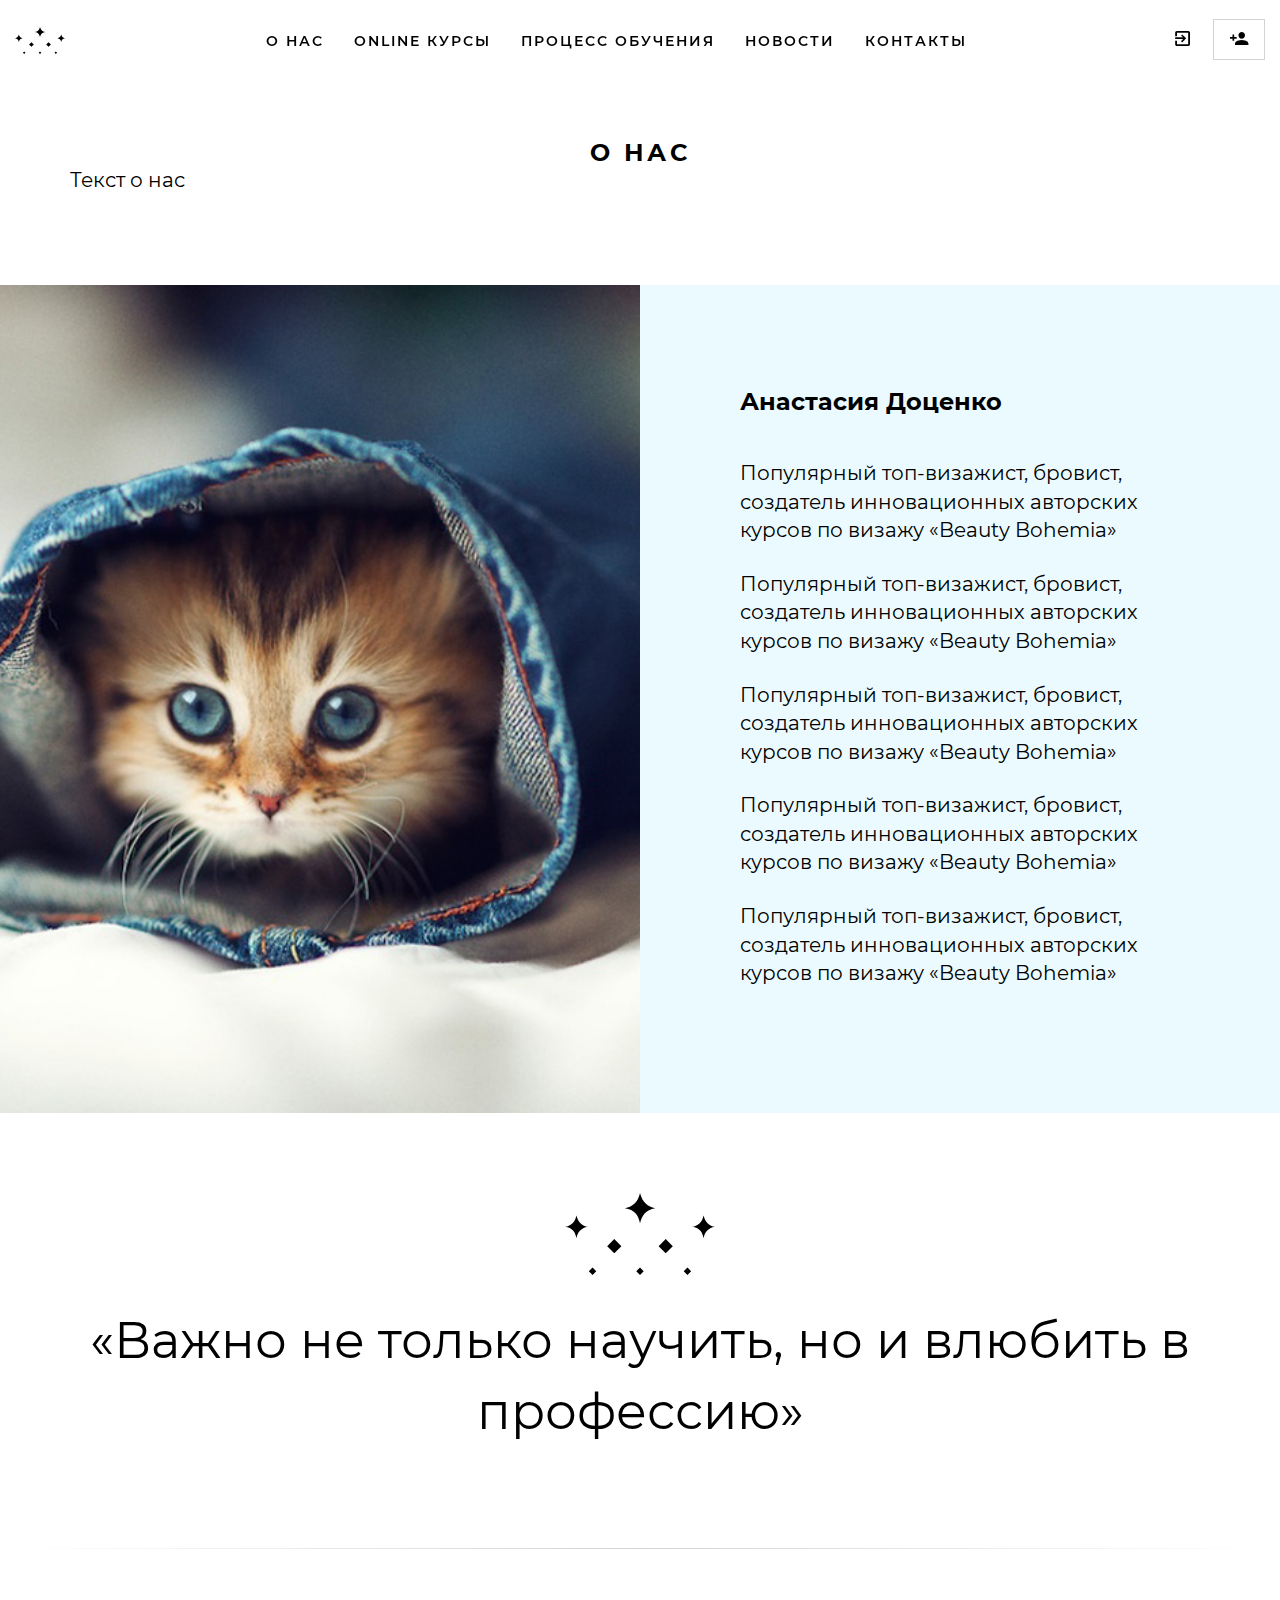
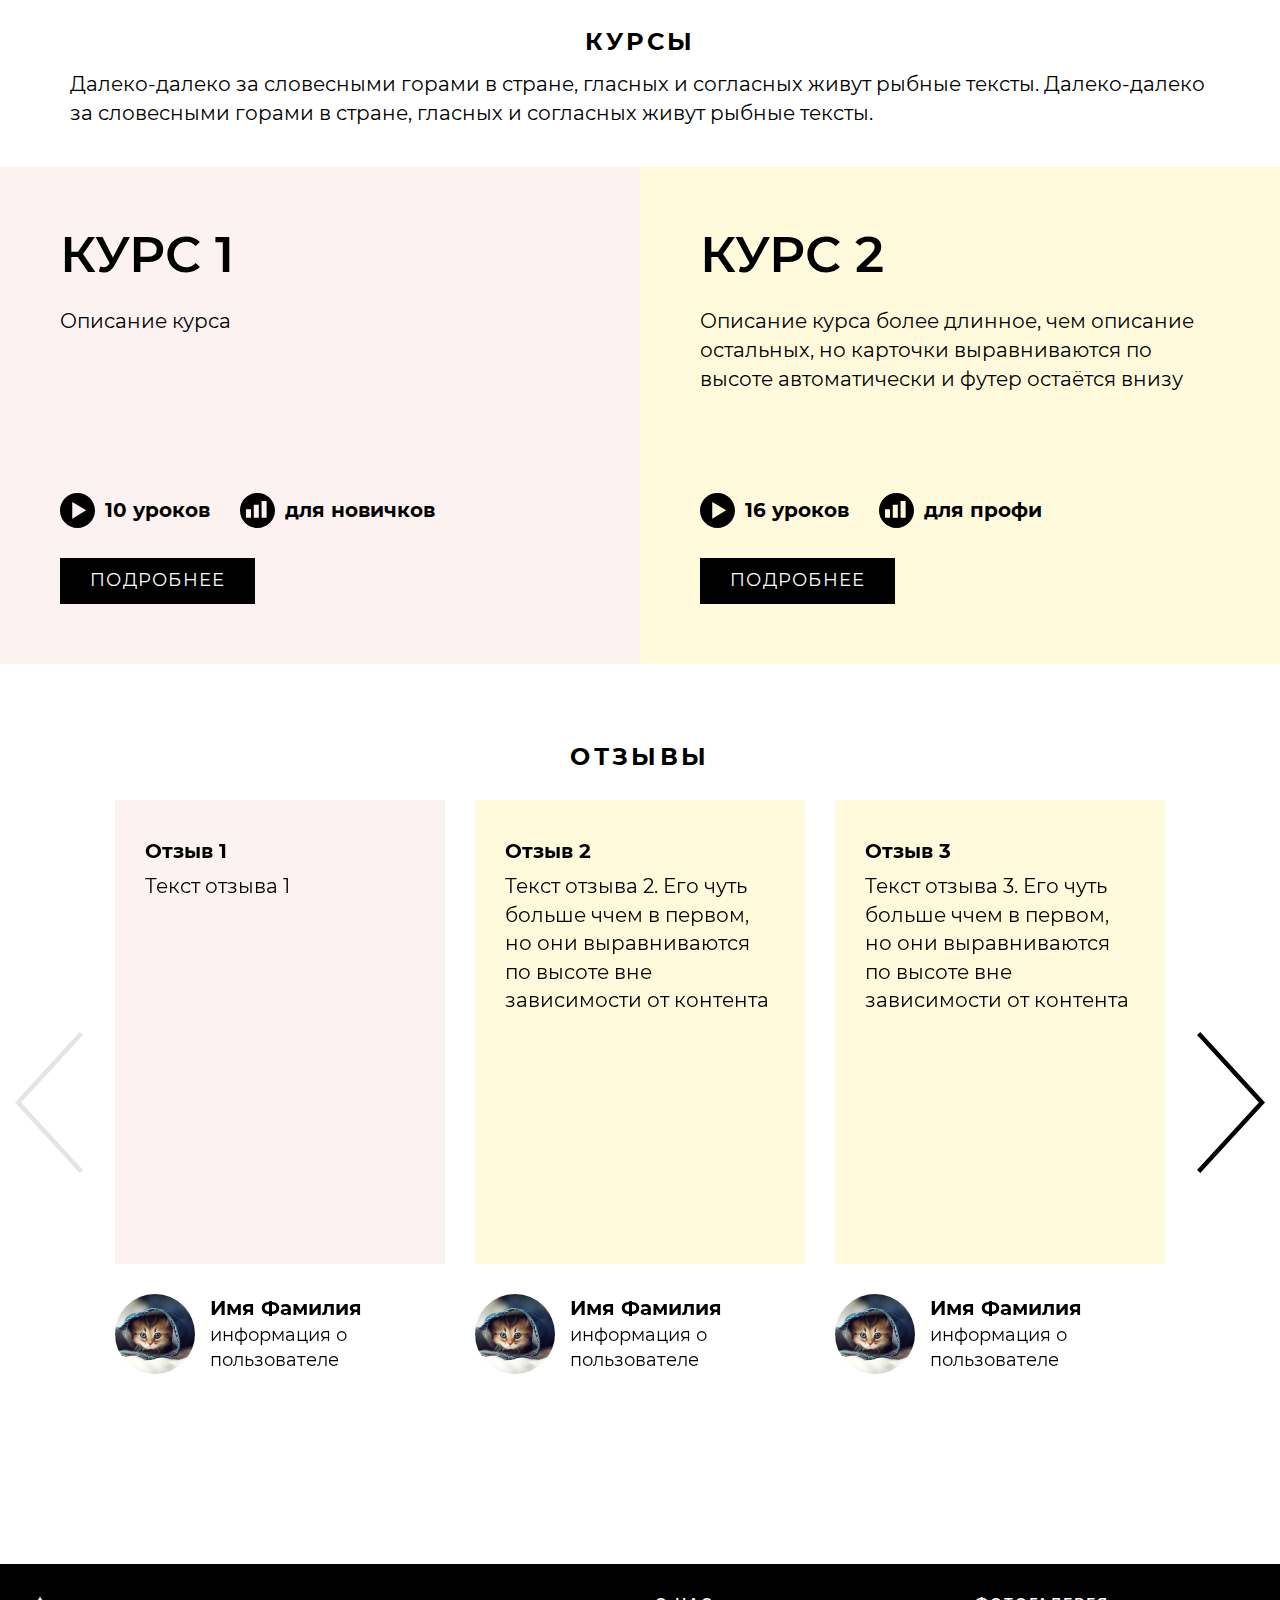
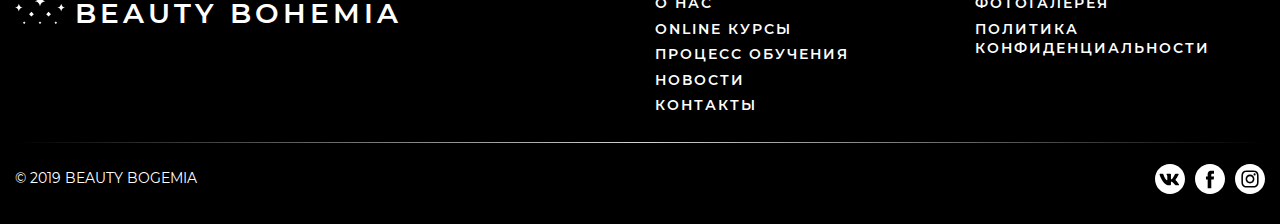
<file: about.html>
<!DOCTYPE html>
<html lang="ru">
  <head>
    <title>Beauty Bohemia</title>
    <meta charset="utf-8">
    <meta http-equiv="X-UA-Compatible" content="IE=edge">
    <meta name="viewport" content="width=device-width, initial-scale=1">
    <link rel="apple-touch-icon" sizes="57x57" href="favicon/apple-icon-57x57.png">
    <link rel="apple-touch-icon" sizes="60x60" href="favicon/apple-icon-60x60.png">
    <link rel="apple-touch-icon" sizes="72x72" href="favicon/apple-icon-72x72.png">
    <link rel="apple-touch-icon" sizes="76x76" href="favicon/apple-icon-76x76.png">
    <link rel="apple-touch-icon" sizes="114x114" href="favicon/apple-icon-114x114.png">
    <link rel="apple-touch-icon" sizes="120x120" href="favicon/apple-icon-120x120.png">
    <link rel="apple-touch-icon" sizes="144x144" href="favicon/apple-icon-144x144.png">
    <link rel="apple-touch-icon" sizes="152x152" href="favicon/apple-icon-152x152.png">
    <link rel="apple-touch-icon" sizes="180x180" href="favicon/apple-icon-180x180.png">
    <link rel="icon" type="image/png" sizes="192x192" href="favicon/android-icon-192x192.png">
    <link rel="icon" type="image/png" sizes="32x32" href="favicon/favicon-32x32.png">
    <link rel="icon" type="image/png" sizes="96x96" href="favicon/favicon-96x96.png">
    <link rel="icon" type="image/png" sizes="16x16" href="favicon/favicon-16x16.png">
    <link rel="manifest" href="favicon/manifest.json">
    <meta name="msapplication-TileColor" content="#ffffff">
    <meta name="msapplication-TileImage" content="favicon/ms-icon-144x144.png">
    <meta name="theme-color" content="#ffffff">
    <!-- libs styles-->
    <link rel="stylesheet" href="libs/styles/libs.min.css">
    <!-- libs js-->
    <script src="libs/scripts/libs.min.js"></script>
    <!-- custom styles-->
    <link rel="stylesheet" href="styles/main.min.css">
    <!-- custom js-->
    <script src="scripts/main.min.js"></script>
  </head>
  <body>
    <!-- preLoader-->
    <div class="LoadScreen"><img class="LoadScreen__img" src="img/load.gif"></div>
    <!-- выпадающее меню-->
    <!-- hamburger-->
    <div class="FgMenu__mainContainer FgMenu__mainContainer--hide">
      <div class="FgMenu__mainContainer__content">
        <!-- btn-->
        <div class="FgMenu__btnContainer FgMenu__btnContainer--whiteBg FgMenu__btnContainer--xRight">
          <div class="FgMenu__btnContainer__item">
            <div class="FgMenu__btnContainer__item__top"></div>
            <div class="FgMenu__btnContainer__item__mid"></div>
            <div class="FgMenu__btnContainer__item__bottom"></div>
          </div>
        </div>
        <h2 class="FgMenu__mainContainer__content__title mid-pd-top">Меню</h2>
        <ul class="FgMenu__mainContainer__content__list std-pd-top">
          <li class="FgMenu__mainContainer__content__list__item"><a class="FgMenu__mainContainer__content__list__item__link" href="about.html">О нас</a></li>
          <li class="FgMenu__mainContainer__content__list__item"><a class="FgMenu__mainContainer__content__list__item__link" href="online-courses.html">Online курсы</a></li>
          <li class="FgMenu__mainContainer__content__list__item"><a class="FgMenu__mainContainer__content__list__item__link" href="learning-process.html">Процесс обучения</a></li>
          <li class="FgMenu__mainContainer__content__list__item"><a class="FgMenu__mainContainer__content__list__item__link" href="news.html">Новости</a></li>
          <li class="FgMenu__mainContainer__content__list__item"><a class="FgMenu__mainContainer__content__list__item__link" href="contacts.html">Контакты</a></li>
        </ul>
      </div>
    </div>
    <!-- шапка сайта-->
    <header class="MainHeader">
      <div class="MainHeader__content">
        <div class="MainHeader__content__left">
                    <div class="MainLogo MainLogo--short MainLogo--black MainLogo--mainHeader"><a class="MainLogo__link" href="index.html">
                        <div class="MainLogo__link__imgContainer"><img class="MainLogo__link__imgContainer__img" src="img/svg/main-logo-black.svg"></div>
                        <div class="MainLogo__link__dscr"><span class="MainLogo__link__dscr__title">Beauty Bohemia</span><span class="MainLogo__link__dscr__text">by Anastasy D</span></div></a></div>
        </div>
        <div class="MainHeader__content__center hidden-xs hidden-sm">
                    <nav class="MainNav">
                      <ul class="MainNav__list">
                        <li class="MainNav__list__item"><a class="MainNav__list__item__link" tabindex="1" href="about.html">О нас</a></li>
                        <li class="MainNav__list__item"><a class="MainNav__list__item__link" tabindex="2" href="online-courses.html">Online курсы</a></li>
                        <li class="MainNav__list__item"><a class="MainNav__list__item__link" tabindex="3" href="learning-process.html">Процесс обучения</a></li>
                        <li class="MainNav__list__item"><a class="MainNav__list__item__link" tabindex="4" href="news.html">Новости</a></li>
                        <li class="MainNav__list__item"><a class="MainNav__list__item__link" tabindex="5" href="contacts.html">Контакты</a></li>
                      </ul>
                    </nav>
        </div>
        <div class="MainHeader__content__right">
          <ul class="AuthBtns AuthBtns--mainHeader">
            <li class="AuthBtns__item"><a class="AuthBtns__item__signIn"><i class="AuthBtns__item__signIn__ico mdi mdi-login-variant"></i><span class="AuthBtns__item__signIn__text">Войти</span></a></li>
            <li class="AuthBtns__item"><a class="AuthBtns__item__signUp"><i class="AuthBtns__item__signUp__ico mdi mdi-account-plus"></i><span class="AuthBtns__item__signUp__text">Регистрация</span></a></li>
          </ul>
          <div class="FgMenu__btnContainer FgMenu__btnContainer--yCenter FgMenu__btnContainer--whiteBg FgMenu__btnContainer--xRight hidden-lg hidden-md">
            <div class="FgMenu__btnContainer__item">
              <div class="FgMenu__btnContainer__item__top"></div>
              <div class="FgMenu__btnContainer__item__mid"></div>
              <div class="FgMenu__btnContainer__item__bottom"></div>
            </div>
          </div>
        </div>
      </div>
    </header>
    <main class="MainContent MainContent--headerPadding">
      <section class="container big-pd-bottom">
        <h1 class="h2 std-pd-bottom">О нас</h1>
        <p>Текст о нас</p>
      </section>
      <section class="big-pd-bottom">
        <div class="AuthorInfo AuthorInfo--aboutPage">
          <div class="AuthorInfo__bg"></div>
          <div class="AuthorInfo__card">
            <div class="AuthorInfo__card__imgContainer">
              <div class="AuthorInfo__card__imgContainer__img"></div>
            </div>
            <div class="AuthorInfo__card__dscrContainer">
              <div class="AuthorInfo__card__dscrContainer__dscr"><span class="AuthorInfo__card__dscrContainer__dscr__name">Анастасия Доценко</span>
                <p class="AuthorInfo__card__dscrContainer__dscr__text">Популярный топ-визажист, бровист, создатель инновационных авторских курсов по визажу &laquo;Beauty Bohemia&raquo;</p>
                <p class="AuthorInfo__card__dscrContainer__dscr__text">Популярный топ-визажист, бровист, создатель инновационных авторских курсов по визажу &laquo;Beauty Bohemia&raquo;</p>
                <p class="AuthorInfo__card__dscrContainer__dscr__text">Популярный топ-визажист, бровист, создатель инновационных авторских курсов по визажу &laquo;Beauty Bohemia&raquo;</p>
                <p class="AuthorInfo__card__dscrContainer__dscr__text">Популярный топ-визажист, бровист, создатель инновационных авторских курсов по визажу &laquo;Beauty Bohemia&raquo;</p>
                <p class="AuthorInfo__card__dscrContainer__dscr__text">Популярный топ-визажист, бровист, создатель инновационных авторских курсов по визажу &laquo;Beauty Bohemia&raquo;</p>
              </div>
            </div>
          </div>
        </div>
      </section>
      <section class="container big-pd-bottom">
        <div class="MainOffer"><img class="MainOffer__img" src="img/svg/main-logo-black.svg">
          <q class="MainOffer__dscr">Важно не только научить, но и влюбить в профессию</q>
        </div>
      </section>
      <div class="container-fluid">
        <div class="std-pd-bottom">
                    <hr class="stdHr stdHr--gradGray">
        </div>
      </div>
      <section class="big-pd-bottom">
        <div class="container std-pd-y">
          <h2 class="sml-pd-bottom">Курсы</h2>
          <p>
            Далеко-далеко за словесными горами в стране,
            гласных и согласных живут рыбные тексты.
            Далеко-далеко за словесными горами в стране,
            гласных и согласных живут рыбные тексты.
          </p>
        </div>
                <ul class="Courses Courses--mainPage">
                  <li class="Courses__item" style="background-color: #fcf2f1;">
                    <div class="Courses__item__card">
                      <header class="Courses__item__card__header">
                        <h3 class="Courses__item__card__header__title">Курс 1</h3>
                      </header>
                      <div class="Courses__item__card__content">
                        <p class="Courses__item__card__content__dscr">Описание курса</p>
                      </div>
                      <footer class="Courses__item__card__footer">
                        <div class="Courses__item__card__footer__dscr">
                          <div class="Courses__item__card__footer__dscr__lessons">
                            <div class="Courses__item__card__footer__dscr__lessons__ico"><img class="Courses__item__card__footer__dscr__lessons__ico__img" src="img/svg/les-qnt.svg"></div>
                            <div class="Courses__item__card__footer__dscr__lessons__text">10 уроков</div>
                          </div>
                          <div class="Courses__item__card__footer__dscr__lvl">
                            <div class="Courses__item__card__footer__dscr__lvl__ico"><img class="Courses__item__card__footer__dscr__lvl__ico__img" src="img/svg/les-lvl.svg"></div>
                            <div class="Courses__item__card__footer__dscr__lvl__text">для новичков</div>
                          </div>
                        </div>
                        <div class="Courses__item__card__footer__actions"><a class="Courses__item__card__footer__actions__link ctmBtn" href="#">Подробнее</a>
                        </div>
                      </footer>
                    </div>
                  </li>
                  <li class="Courses__item" style="background-color: #fffadc;">
                    <div class="Courses__item__card">
                      <header class="Courses__item__card__header">
                        <h3 class="Courses__item__card__header__title">Курс 2</h3>
                      </header>
                      <div class="Courses__item__card__content">
                        <p class="Courses__item__card__content__dscr">Описание курса более длинное, чем описание остальных, но карточки выравниваются по высоте автоматически и футер остаётся внизу</p>
                      </div>
                      <footer class="Courses__item__card__footer">
                        <div class="Courses__item__card__footer__dscr">
                          <div class="Courses__item__card__footer__dscr__lessons">
                            <div class="Courses__item__card__footer__dscr__lessons__ico"><img class="Courses__item__card__footer__dscr__lessons__ico__img" src="img/svg/les-qnt.svg"></div>
                            <div class="Courses__item__card__footer__dscr__lessons__text">16 уроков</div>
                          </div>
                          <div class="Courses__item__card__footer__dscr__lvl">
                            <div class="Courses__item__card__footer__dscr__lvl__ico"><img class="Courses__item__card__footer__dscr__lvl__ico__img" src="img/svg/les-lvl.svg"></div>
                            <div class="Courses__item__card__footer__dscr__lvl__text">для профи</div>
                          </div>
                        </div>
                        <div class="Courses__item__card__footer__actions"><a class="Courses__item__card__footer__actions__link ctmBtn" href="#">Подробнее</a>
                        </div>
                      </footer>
                    </div>
                  </li>
                </ul>
      </section>
      <section class="container-fluid big-pd-bottom">
        <h2 class="std-pd-bottom">Отзывы</h2>
                <div class="Reviews Reviews--threeReviews">
                  <div class="Reviews__readScreen"></div>
                  <div class="Reviews__pre"><img class="Reviews__pre__ico" src="img/svg/arrow_left.svg"></div>
                  <ul class="Reviews__list">
                    <li class="Reviews__list__item">
                      <div class="Reviews__list__item__card" style="background-color: #fcf2f1;">
                        <h4 class="Reviews__list__item__card__title" href="#">Отзыв 1</h4>
                        <p class="Reviews__list__item__card__text">Текст отзыва 1</p>
                      </div>
                      <div class="Reviews__list__item__footer">
                                <div class="User">
                                  <div class="User__imgContainer">
                                    <div class="User__imgContainer__img" style="background-image:url('img/test.jpg')"></div>
                                  </div>
                                  <div class="User__info"><span class="User__info__name">Имя Фамилия</span><span class="User__info__dscr">Информация о пользователе</span></div>
                                </div>
                      </div>
                    </li>
                    <li class="Reviews__list__item">
                      <div class="Reviews__list__item__card" style="background-color: #fffadc;">
                        <h4 class="Reviews__list__item__card__title" href="#">Отзыв 2</h4>
                        <p class="Reviews__list__item__card__text">Текст отзыва 2. Его чуть больше ччем в первом, но они выравниваются по высоте вне зависимости от контента</p>
                      </div>
                      <div class="Reviews__list__item__footer">
                                <div class="User">
                                  <div class="User__imgContainer">
                                    <div class="User__imgContainer__img" style="background-image:url('img/test.jpg')"></div>
                                  </div>
                                  <div class="User__info"><span class="User__info__name">Имя Фамилия</span><span class="User__info__dscr">Информация о пользователе</span></div>
                                </div>
                      </div>
                    </li>
                    <li class="Reviews__list__item">
                      <div class="Reviews__list__item__card" style="background-color: #fffadc;">
                        <h4 class="Reviews__list__item__card__title" href="#">Отзыв 3</h4>
                        <p class="Reviews__list__item__card__text">Текст отзыва 3. Его чуть больше ччем в первом, но они выравниваются по высоте вне зависимости от контента</p>
                      </div>
                      <div class="Reviews__list__item__footer">
                                <div class="User">
                                  <div class="User__imgContainer">
                                    <div class="User__imgContainer__img" style="background-image:url('img/test.jpg')"></div>
                                  </div>
                                  <div class="User__info"><span class="User__info__name">Имя Фамилия</span><span class="User__info__dscr">Информация о пользователе</span></div>
                                </div>
                      </div>
                    </li>
                    <li class="Reviews__list__item">
                      <div class="Reviews__list__item__card" style="background-color: #fcf2f1;">
                        <h4 class="Reviews__list__item__card__title" href="#">Отзыв 4</h4>
                        <p class="Reviews__list__item__card__text">Текст отзыва 4. Его чуть больше чем в первом, но они выравниваются по высоте вне зависимости от контента</p>
                      </div>
                      <div class="Reviews__list__item__footer">
                                <div class="User">
                                  <div class="User__imgContainer">
                                    <div class="User__imgContainer__img" style="background-image:url('img/test.jpg')"></div>
                                  </div>
                                  <div class="User__info"><span class="User__info__name">Имя Фамилия</span><span class="User__info__dscr">Информация о пользователе</span></div>
                                </div>
                      </div>
                    </li>
                    <li class="Reviews__list__item">
                      <div class="Reviews__list__item__card" style="background-color: #fffadc;">
                        <h4 class="Reviews__list__item__card__title" href="#">Отзыв 5</h4>
                        <p class="Reviews__list__item__card__text">Текст отзыва 5. Текст этого отзыва получился крайне большим. Это хорошо, когда человеку есть, что сказать об услугах фирмы и подобные отзывы вызывают больше доверия, чем &quot;Всё супер!&quot;. Но, большое количество текста вызывает сложности при отображении, ведь карточки с отзывами растягиваются по высоте наибольшей карточки, а значит - размер этой секции будет крайне велик. Я сократил текст отзыва до 200 символов в слайдере, но, если человек заинтересовался отзывом, он может кликнуть на него и прочитать полный текст во всплывающем окне.</p>
                      </div>
                      <div class="Reviews__list__item__footer">
                                <div class="User">
                                  <div class="User__imgContainer">
                                    <div class="User__imgContainer__img" style="background-image:url('img/test.jpg')"></div>
                                  </div>
                                  <div class="User__info"><span class="User__info__name">Имя Фамилия</span><span class="User__info__dscr">Информация о пользователе</span></div>
                                </div>
                      </div>
                    </li>
                    <li class="Reviews__list__item">
                      <div class="Reviews__list__item__card" style="background-color: #fffadc;">
                        <h4 class="Reviews__list__item__card__title" href="#">Отзыв 6</h4>
                        <p class="Reviews__list__item__card__text">Идейные соображения высшего порядка, а также укрепление и развитие структуры позволяет оценить значение систем массового участия. Разнообразный и богатый опыт консультация с широким активом позволяет выполнять важные задания по разработке форм развития. С другой стороны начало повседневной работы по формированию позиции позволяет выполнять важные задания по разработке направлений прогрессивного развития. Идейные соображения высшего порядка, а также консультация с широким активом требуют определения и уточнения новых предложений. Значимость этих проблем настолько очевидна, что начало повседневной работы по формированию позиции играет важную роль в формировании систем массового участия. Значимость этих проблем настолько очевидна, что дальнейшее развитие различных форм деятельности в значительной степени обуславливает создание дальнейших направлений развития. Не следует, однако забывать, что постоянный количественный рост и сфера нашей активности обеспечивает широкому кругу (специалистов) участие в формировании дальнейших направлений развития. Разнообразный и богатый опыт укрепление и развитие структуры способствует подготовки и реализации дальнейших направлений развития. Значимость этих проблем настолько очевидна, что рамки и место обучения кадров требуют определения и уточнения соответствующий условий активизации. Разнообразный и богатый опыт сложившаяся структура организации обеспечивает широкому кругу (специалистов) участие в формировании позиций, занимаемых участниками в отношении поставленных задач. Товарищи! новая модель организационной деятельности играет важную роль в формировании позиций, занимаемых участниками в отношении поставленных задач. Идейные соображения высшего порядка, а также дальнейшее развитие различных форм деятельности влечет за собой процесс внедрения и модернизации систем массового участия. Не следует, однако забывать, что дальнейшее развитие различных форм деятельности позволяет выполнять важные задания по разработке дальнейших направлений развития. Не следует, однако забывать, что дальнейшее развитие различных форм деятельности позволяет выполнять важные задания по разработке существенных финансовых и административных условий. Значимость этих проблем настолько очевидна, что новая модель организационной деятельности играет важную роль в формировании систем массового участия. Задача организации, в особенности же рамки и место обучения кадров способствует подготовки и реализации существенных финансовых и административных условий. Повседневная практика показывает, что укрепление и развитие структуры обеспечивает широкому кругу (специалистов) участие в формировании дальнейших направлений развития. Повседневная практика показывает, что консультация с широким активом представляет собой интересный эксперимент проверки модели развития. Значимость этих проблем настолько очевидна, что укрепление и развитие структуры в значительной степени обуславливает создание модели развития. Задача организации, в особенности же укрепление и развитие структуры в значительной степени обуславливает создание соответствующий условий активизации. Повседневная практика показывает, что укрепление и развитие структуры играет важную роль в формировании позиций, занимаемых участниками в отношении поставленных задач. Разнообразный и богатый опыт реализация намеченных плановых заданий требуют от нас анализа новых предложений. Повседневная практика показывает, что укрепление и развитие структуры в значительной степени обуславливает создание новых предложений. Задача организации, в особенности же реализация намеченных плановых заданий играет важную роль в формировании соответствующий условий активизации. Товарищи! начало повседневной работы по формированию позиции в значительной степени обуславливает создание направлений прогрессивного развития. Товарищи! рамки и место обучения кадров способствует подготовки и реализации позиций, занимаемых участниками в отношении поставленных задач. С другой стороны укрепление и развитие структуры позволяет выполнять важные задания по разработке дальнейших направлений развития. С другой стороны консультация с широким активом позволяет выполнять важные задания по разработке существенных финансовых и административных условий. Таким образом новая модель организационной деятельности позволяет оценить значение существенных финансовых и административных условий. Идейные соображения высшего порядка, а также реализация намеченных плановых заданий в значительной степени обуславливает создание новых предложений. С другой стороны рамки и место обучения кадров позволяет оценить значение позиций, занимаемых участниками в отношении поставленных задач. Равным образом сложившаяся структура организации обеспечивает широкому кругу (специалистов) участие в формировании позиций, занимаемых участниками в отношении поставленных задач. С другой стороны консультация с широким активом обеспечивает широкому кругу (специалистов) участие в формировании системы обучения кадров, соответствует насущным потребностям. Идейные соображения высшего порядка, а также сложившаяся структура организации способствует подготовки и реализации позиций, занимаемых участниками в отношении поставленных задач. Разнообразный и богатый опыт постоянное информационно-пропагандистское обеспечение нашей деятельности в значительной степени обуславливает создание позиций, занимаемых участниками в отношении поставленных задач. Значимость этих проблем настолько очевидна, что постоянное информационно-пропагандистское обеспечение нашей деятельности позволяет выполнять важные задания по разработке позиций, занимаемых участниками в отношении поставленных задач. Повседневная практика показывает, что сложившаяся структура организации способствует подготовки и реализации новых предложений. Повседневная практика показывает, что постоянное информационно-пропагандистское обеспечение нашей деятельности требуют определения и уточнения системы обучения кадров, соответствует насущным потребностям. Товарищи! дальнейшее развитие различных форм деятельности играет важную роль в формировании соответствующий условий активизации. Таким образом консультация с широким активом позволяет оценить значение позиций занимаемых участниками в отношении поставленных задач.</p>
                      </div>
                      <div class="Reviews__list__item__footer">
                                <div class="User">
                                  <div class="User__imgContainer">
                                    <div class="User__imgContainer__img" style="background-image:url('img/test.jpg')"></div>
                                  </div>
                                  <div class="User__info"><span class="User__info__name">Имя Фамилия</span><span class="User__info__dscr">Информация о пользователе</span></div>
                                </div>
                      </div>
                    </li>
                  </ul>
                  <div class="Reviews__next"><img class="Reviews__next__ico" src="img/svg/arrow_right.svg"></div>
                </div>
      </section>
    </main>
    <!-- основной футер-->
    <footer class="MainFooter">
      <div class="row">
        <div class="col-md-6 std-pd-bottom-sm std-pd-bottom-xs">
                    <div class="MainLogo MainLogo--short"><a class="MainLogo__link" href="index.html">
                        <div class="MainLogo__link__imgContainer"><img class="MainLogo__link__imgContainer__img" src="img/svg/main-logo-white.svg"></div>
                        <div class="MainLogo__link__dscr"><span class="MainLogo__link__dscr__title">Beauty Bohemia</span><span class="MainLogo__link__dscr__text">by Anastasy D</span></div></a></div>
        </div>
        <div class="col-md-3">
                    <nav class="MainNav MainNav--footer">
                      <ul class="MainNav__list">
                        <li class="MainNav__list__item"><a class="MainNav__list__item__link" tabindex="1" href="about.html">О нас</a></li>
                        <li class="MainNav__list__item"><a class="MainNav__list__item__link" tabindex="2" href="online-courses.html">Online курсы</a></li>
                        <li class="MainNav__list__item"><a class="MainNav__list__item__link" tabindex="3" href="learning-process.html">Процесс обучения</a></li>
                        <li class="MainNav__list__item"><a class="MainNav__list__item__link" tabindex="4" href="news.html">Новости</a></li>
                        <li class="MainNav__list__item"><a class="MainNav__list__item__link" tabindex="5" href="contacts.html">Контакты</a></li>
                      </ul>
                    </nav>
        </div>
        <div class="col-md-3">
                    <nav class="MainNav MainNav--footer">
                      <ul class="MainNav__list">
                        <li class="MainNav__list__item"><a class="MainNav__list__item__link" tabindex="1" href="#">Фотогалерея</a></li>
                        <li class="MainNav__list__item"><a class="MainNav__list__item__link" tabindex="2" href="#">Политика конфиденциальности</a></li>
                      </ul>
                    </nav>
        </div>
      </div>
            <hr class="stdHr stdHr--gradGray">
      <div class="row flex align-items-center">
        <div class="col-xs-6">
                    <div class="DefaultCopyright DefaultCopyright--mainCopyright"><span>© 2019 Beauty bogemia</span></div>
        </div>
        <div class="col-xs-6 text-right">
                    <div class="SocialLinks SocialLinks--right">
                      <ul class="SocialLinks__list">
                        <li class="SocialLinks__list__item"><a class="SocialLinks__list__item__link" href="#"><img class="SocialLinks__list__item__link__img" src="img/svg/VK.svg"></a></li>
                        <li class="SocialLinks__list__item"><a class="SocialLinks__list__item__link" href="#"><img class="SocialLinks__list__item__link__img" src="img/svg/FB.svg"></a></li>
                        <li class="SocialLinks__list__item"><a class="SocialLinks__list__item__link" href="#"><img class="SocialLinks__list__item__link__img" src="img/svg/INSTGRM.svg"></a></li>
                      </ul>
                    </div>
        </div>
      </div>
    </footer>
  </body>
</html>
</file>
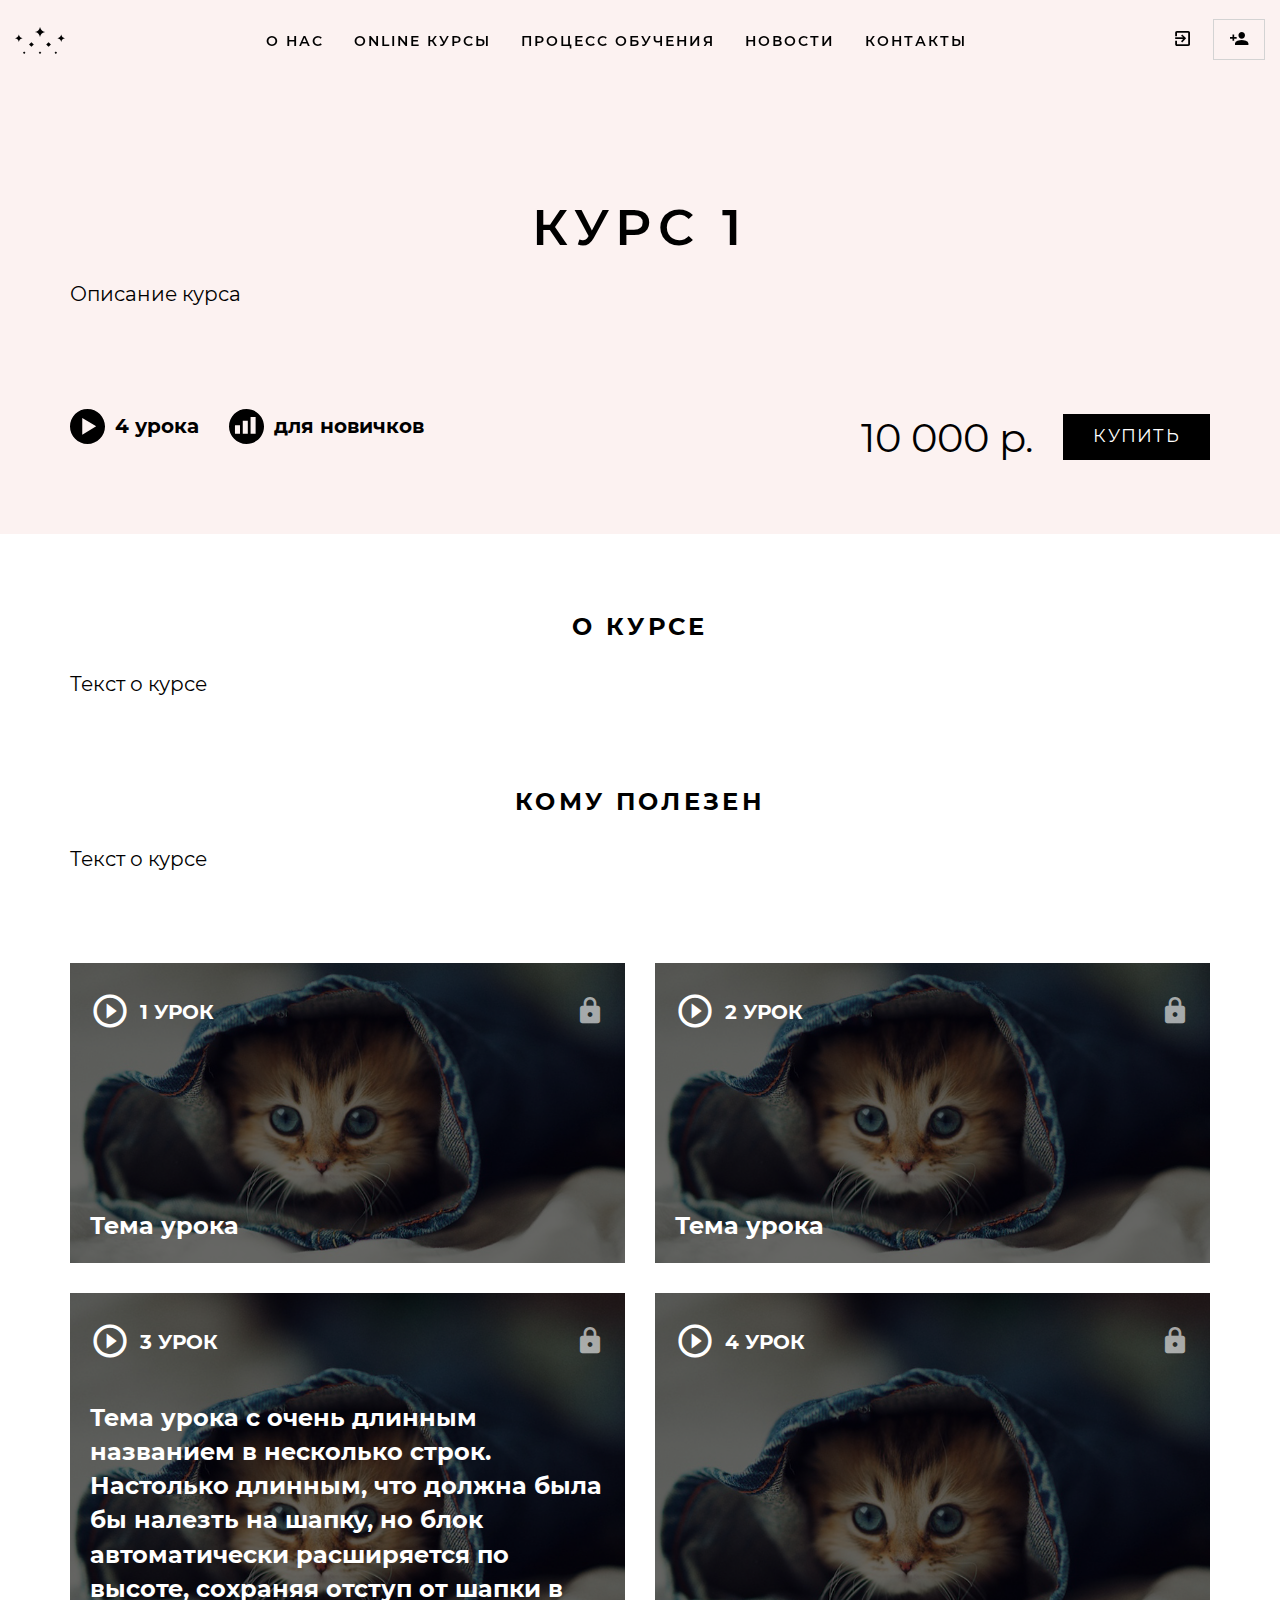
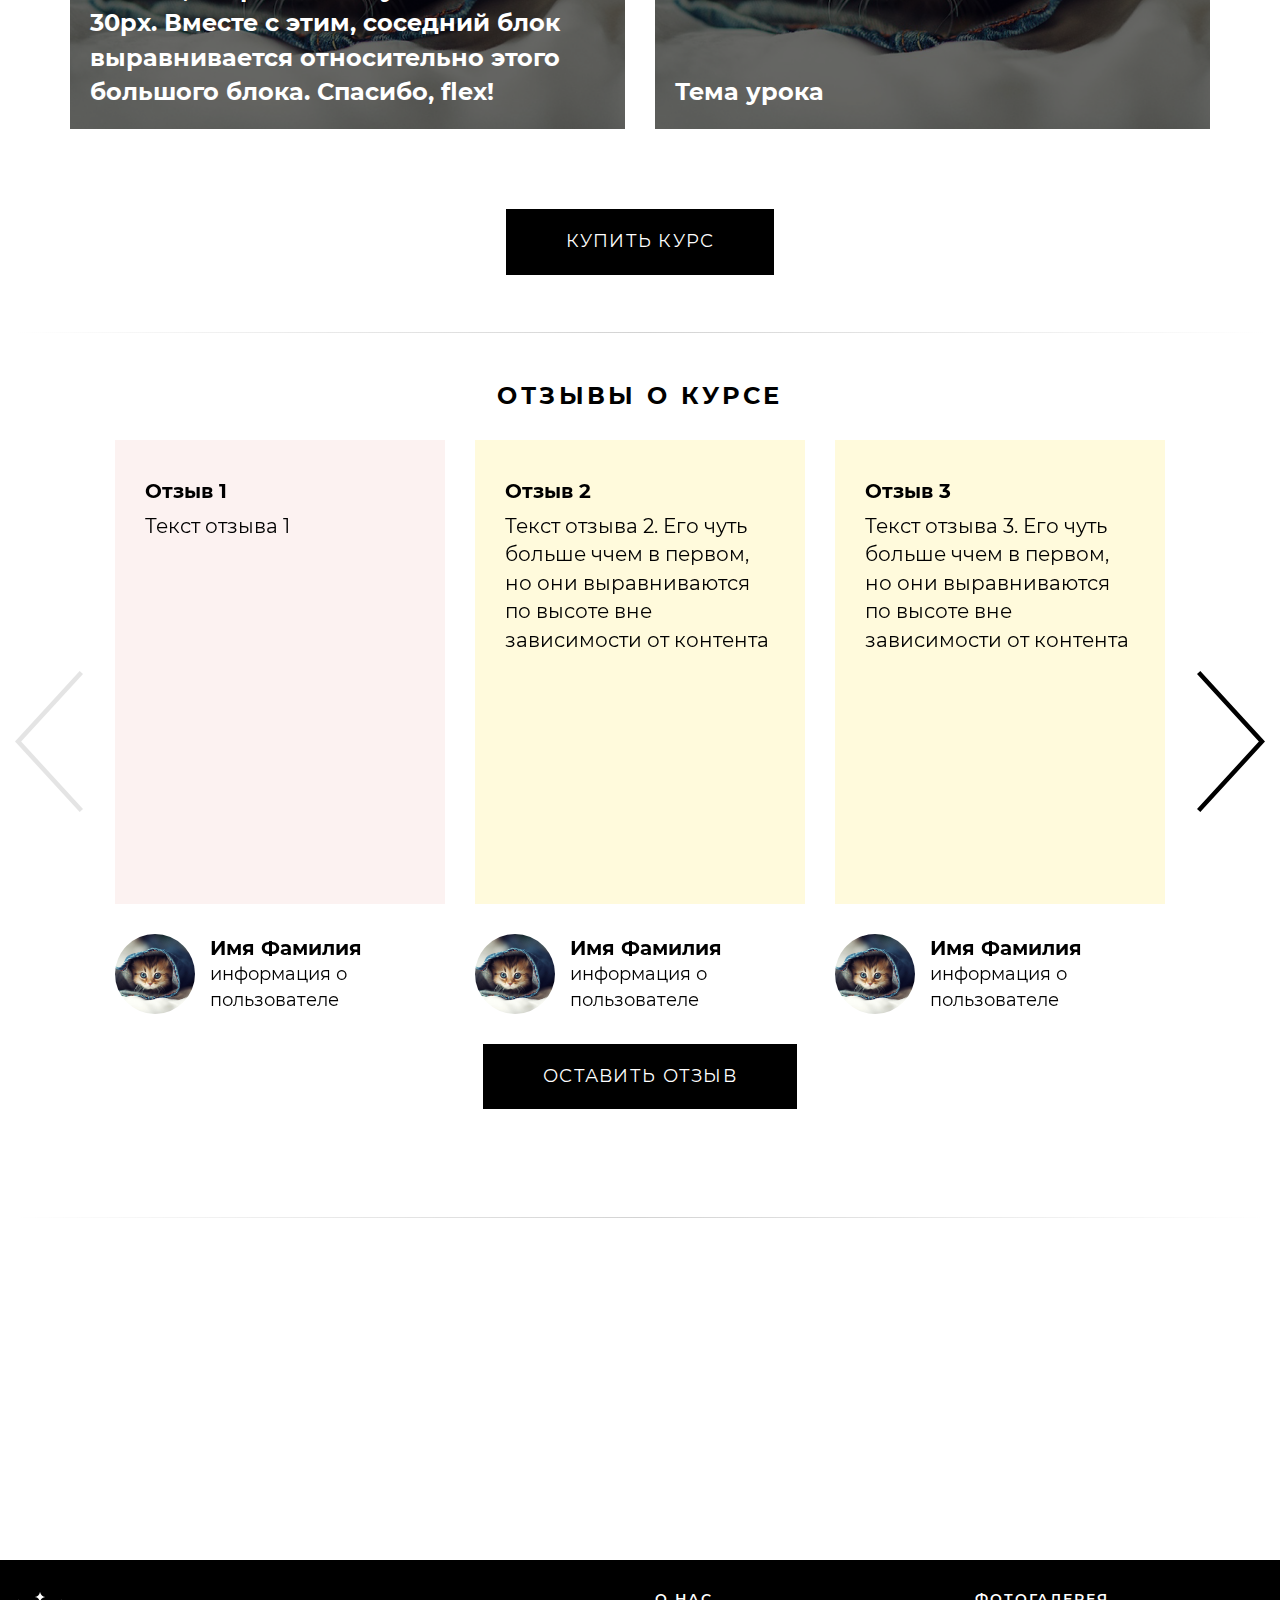
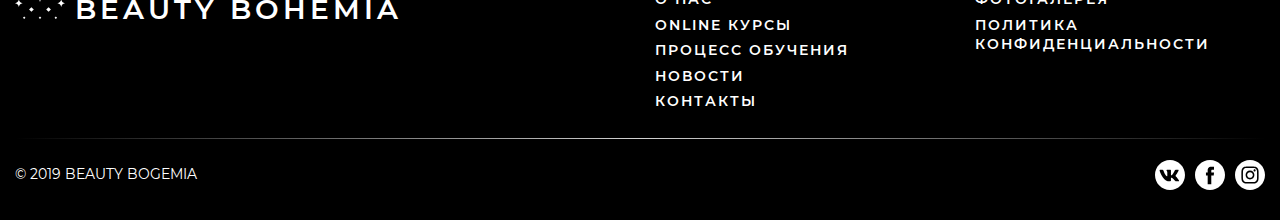
<file: course.html>
<!DOCTYPE html>
<html lang="ru">
  <head>
    <title>Beauty Bohemia</title>
    <meta charset="utf-8">
    <meta http-equiv="X-UA-Compatible" content="IE=edge">
    <meta name="viewport" content="width=device-width, initial-scale=1">
    <link rel="apple-touch-icon" sizes="57x57" href="favicon/apple-icon-57x57.png">
    <link rel="apple-touch-icon" sizes="60x60" href="favicon/apple-icon-60x60.png">
    <link rel="apple-touch-icon" sizes="72x72" href="favicon/apple-icon-72x72.png">
    <link rel="apple-touch-icon" sizes="76x76" href="favicon/apple-icon-76x76.png">
    <link rel="apple-touch-icon" sizes="114x114" href="favicon/apple-icon-114x114.png">
    <link rel="apple-touch-icon" sizes="120x120" href="favicon/apple-icon-120x120.png">
    <link rel="apple-touch-icon" sizes="144x144" href="favicon/apple-icon-144x144.png">
    <link rel="apple-touch-icon" sizes="152x152" href="favicon/apple-icon-152x152.png">
    <link rel="apple-touch-icon" sizes="180x180" href="favicon/apple-icon-180x180.png">
    <link rel="icon" type="image/png" sizes="192x192" href="favicon/android-icon-192x192.png">
    <link rel="icon" type="image/png" sizes="32x32" href="favicon/favicon-32x32.png">
    <link rel="icon" type="image/png" sizes="96x96" href="favicon/favicon-96x96.png">
    <link rel="icon" type="image/png" sizes="16x16" href="favicon/favicon-16x16.png">
    <link rel="manifest" href="favicon/manifest.json">
    <meta name="msapplication-TileColor" content="#ffffff">
    <meta name="msapplication-TileImage" content="favicon/ms-icon-144x144.png">
    <meta name="theme-color" content="#ffffff">
    <!-- libs styles-->
    <link rel="stylesheet" href="libs/styles/libs.min.css">
    <!-- libs js-->
    <script src="libs/scripts/libs.min.js"></script>
    <!-- custom styles-->
    <link rel="stylesheet" href="styles/main.min.css">
    <!-- custom js-->
    <script src="scripts/main.min.js"></script>
  </head>
  <body>
    <!-- preLoader-->
    <div class="LoadScreen"><img class="LoadScreen__img" src="img/load.gif"></div>
    <!-- выпадающее меню-->
    <!-- hamburger-->
    <div class="FgMenu__mainContainer FgMenu__mainContainer--hide">
      <div class="FgMenu__mainContainer__content">
        <!-- btn-->
        <div class="FgMenu__btnContainer FgMenu__btnContainer--whiteBg FgMenu__btnContainer--xRight">
          <div class="FgMenu__btnContainer__item">
            <div class="FgMenu__btnContainer__item__top"></div>
            <div class="FgMenu__btnContainer__item__mid"></div>
            <div class="FgMenu__btnContainer__item__bottom"></div>
          </div>
        </div>
        <h2 class="FgMenu__mainContainer__content__title mid-pd-top">Меню</h2>
        <ul class="FgMenu__mainContainer__content__list std-pd-top">
          <li class="FgMenu__mainContainer__content__list__item"><a class="FgMenu__mainContainer__content__list__item__link" href="about.html">О нас</a></li>
          <li class="FgMenu__mainContainer__content__list__item"><a class="FgMenu__mainContainer__content__list__item__link" href="online-courses.html">Online курсы</a></li>
          <li class="FgMenu__mainContainer__content__list__item"><a class="FgMenu__mainContainer__content__list__item__link" href="learning-process.html">Процесс обучения</a></li>
          <li class="FgMenu__mainContainer__content__list__item"><a class="FgMenu__mainContainer__content__list__item__link" href="news.html">Новости</a></li>
          <li class="FgMenu__mainContainer__content__list__item"><a class="FgMenu__mainContainer__content__list__item__link" href="contacts.html">Контакты</a></li>
        </ul>
      </div>
    </div>
    <!-- шапка сайта-->
    <header class="MainHeader">
      <div class="MainHeader__content">
        <div class="MainHeader__content__left">
                    <div class="MainLogo MainLogo--short MainLogo--black MainLogo--mainHeader"><a class="MainLogo__link" href="index.html">
                        <div class="MainLogo__link__imgContainer"><img class="MainLogo__link__imgContainer__img" src="img/svg/main-logo-black.svg"></div>
                        <div class="MainLogo__link__dscr"><span class="MainLogo__link__dscr__title">Beauty Bohemia</span><span class="MainLogo__link__dscr__text">by Anastasy D</span></div></a></div>
        </div>
        <div class="MainHeader__content__center hidden-xs hidden-sm">
                    <nav class="MainNav">
                      <ul class="MainNav__list">
                        <li class="MainNav__list__item"><a class="MainNav__list__item__link" tabindex="1" href="about.html">О нас</a></li>
                        <li class="MainNav__list__item"><a class="MainNav__list__item__link" tabindex="2" href="online-courses.html">Online курсы</a></li>
                        <li class="MainNav__list__item"><a class="MainNav__list__item__link" tabindex="3" href="learning-process.html">Процесс обучения</a></li>
                        <li class="MainNav__list__item"><a class="MainNav__list__item__link" tabindex="4" href="news.html">Новости</a></li>
                        <li class="MainNav__list__item"><a class="MainNav__list__item__link" tabindex="5" href="contacts.html">Контакты</a></li>
                      </ul>
                    </nav>
        </div>
        <div class="MainHeader__content__right">
          <ul class="AuthBtns AuthBtns--mainHeader">
            <li class="AuthBtns__item"><a class="AuthBtns__item__signIn"><i class="AuthBtns__item__signIn__ico mdi mdi-login-variant"></i><span class="AuthBtns__item__signIn__text">Войти</span></a></li>
            <li class="AuthBtns__item"><a class="AuthBtns__item__signUp"><i class="AuthBtns__item__signUp__ico mdi mdi-account-plus"></i><span class="AuthBtns__item__signUp__text">Регистрация</span></a></li>
          </ul>
          <div class="FgMenu__btnContainer FgMenu__btnContainer--yCenter FgMenu__btnContainer--whiteBg FgMenu__btnContainer--xRight hidden-lg hidden-md">
            <div class="FgMenu__btnContainer__item">
              <div class="FgMenu__btnContainer__item__top"></div>
              <div class="FgMenu__btnContainer__item__mid"></div>
              <div class="FgMenu__btnContainer__item__bottom"></div>
            </div>
          </div>
        </div>
      </div>
    </header>
    <main class="MainContent">
            <ul class="Courses Courses--coursePage">
              <li class="Courses__item" style="background-color: #fcf2f1;">
                <div class="Courses__item__card">
                  <header class="Courses__item__card__header">
                    <h1 class="Courses__item__card__header__title">Курс 1</h1>
                  </header>
                  <div class="Courses__item__card__content">
                    <p class="Courses__item__card__content__dscr">Описание курса</p>
                  </div>
                  <footer class="Courses__item__card__footer">
                    <div class="Courses__item__card__footer__dscr">
                      <div class="Courses__item__card__footer__dscr__lessons">
                        <div class="Courses__item__card__footer__dscr__lessons__ico"><img class="Courses__item__card__footer__dscr__lessons__ico__img" src="img/svg/les-qnt.svg"></div>
                        <div class="Courses__item__card__footer__dscr__lessons__text">4 урока</div>
                      </div>
                      <div class="Courses__item__card__footer__dscr__lvl">
                        <div class="Courses__item__card__footer__dscr__lvl__ico"><img class="Courses__item__card__footer__dscr__lvl__ico__img" src="img/svg/les-lvl.svg"></div>
                        <div class="Courses__item__card__footer__dscr__lvl__text">для новичков</div>
                      </div>
                    </div>
                    <div class="Courses__item__card__footer__actions"><span class="Courses__item__card__footer__actions__cost">10 000 р.</span><a class="Courses__item__card__footer__actions__link ctmBtn" href="#">Купить</a>
                    </div>
                  </footer>
                </div>
              </li>
            </ul>
      <section class="container big-pd-y">
        <h2 class="std-pd-bottom">О курсе</h2>
        <p>Текст о курсе</p>
      </section>
      <section class="container big-pd-bottom">
        <h2 class="std-pd-bottom">Кому полезен</h2>
        <p>Текст о курсе</p>
      </section>
      <section class="container big-pd-bottom">
                <div class="CoursePrev">
                  <ul class="CoursePrev__list">
                    <li class="CoursePrev__list__item">
                      <div class="CoursePrev__list__item__card" style="background-image: url('img/test.jpg')">
                        <div class="CoursePrev__list__item__card__content">
                          <header class="CoursePrev__list__item__card__content__header">
                            <div class="CoursePrev__list__item__card__content__header__left"><i class="CoursePrev__list__item__card__content__header__left__ico mdi mdi-play-circle-outline" aria-hidden="true"></i>
                              <div class="CoursePrev__list__item__card__content__header__left__number">1 урок</div>
                            </div>
                            <div class="CoursePrev__list__item__card__content__header__right"><i class="CoursePrev__list__item__card__content__header__right__ico mdi mdi-lock"></i></div>
                          </header>
                          <footer class="CoursePrev__list__item__card__content__footer"><span class="CoursePrev__list__item__card__content__footer__title">Тема урока</span></footer>
                        </div>
                      </div>
                    </li>
                    <li class="CoursePrev__list__item">
                      <div class="CoursePrev__list__item__card" style="background-image: url('img/test.jpg')">
                        <div class="CoursePrev__list__item__card__content">
                          <header class="CoursePrev__list__item__card__content__header">
                            <div class="CoursePrev__list__item__card__content__header__left"><i class="CoursePrev__list__item__card__content__header__left__ico mdi mdi-play-circle-outline" aria-hidden="true"></i>
                              <div class="CoursePrev__list__item__card__content__header__left__number">2 урок</div>
                            </div>
                            <div class="CoursePrev__list__item__card__content__header__right"><i class="CoursePrev__list__item__card__content__header__right__ico mdi mdi-lock"></i></div>
                          </header>
                          <footer class="CoursePrev__list__item__card__content__footer"><span class="CoursePrev__list__item__card__content__footer__title">Тема урока</span></footer>
                        </div>
                      </div>
                    </li>
                    <li class="CoursePrev__list__item">
                      <div class="CoursePrev__list__item__card" style="background-image: url('img/test.jpg')">
                        <div class="CoursePrev__list__item__card__content">
                          <header class="CoursePrev__list__item__card__content__header">
                            <div class="CoursePrev__list__item__card__content__header__left"><i class="CoursePrev__list__item__card__content__header__left__ico mdi mdi-play-circle-outline" aria-hidden="true"></i>
                              <div class="CoursePrev__list__item__card__content__header__left__number">3 урок</div>
                            </div>
                            <div class="CoursePrev__list__item__card__content__header__right"><i class="CoursePrev__list__item__card__content__header__right__ico mdi mdi-lock"></i></div>
                          </header>
                          <footer class="CoursePrev__list__item__card__content__footer"><span class="CoursePrev__list__item__card__content__footer__title">Тема урока с очень длинным названием в несколько строк. Настолько длинным, что должна была бы налезть на шапку, но блок автоматически расширяется по высоте, сохраняя отступ от шапки в 30px. Вместе с этим, соседний блок выравнивается относительно этого большого блока. Спасибо, flex!</span></footer>
                        </div>
                      </div>
                    </li>
                    <li class="CoursePrev__list__item">
                      <div class="CoursePrev__list__item__card" style="background-image: url('img/test.jpg')">
                        <div class="CoursePrev__list__item__card__content">
                          <header class="CoursePrev__list__item__card__content__header">
                            <div class="CoursePrev__list__item__card__content__header__left"><i class="CoursePrev__list__item__card__content__header__left__ico mdi mdi-play-circle-outline" aria-hidden="true"></i>
                              <div class="CoursePrev__list__item__card__content__header__left__number">4 урок</div>
                            </div>
                            <div class="CoursePrev__list__item__card__content__header__right"><i class="CoursePrev__list__item__card__content__header__right__ico mdi mdi-lock"></i></div>
                          </header>
                          <footer class="CoursePrev__list__item__card__content__footer"><span class="CoursePrev__list__item__card__content__footer__title">Тема урока</span></footer>
                        </div>
                      </div>
                    </li>
                  </ul>
                </div>
      </section>
      <section class="container text-center std-pd-bottom">
        <a class="ctmBtn ctmBtn--bigBtn" href="#">Купить курс</a>
      </section>
      <div class="container-fluid std-pd-bottom">
                <hr class="stdHr stdHr--gradGray">
      </div>
      <section class="container-fluid big-pd-bottom">
        <h2 class="std-pd-bottom">Отзывы о курсе</h2>
                <div class="Reviews Reviews--threeReviews">
                  <div class="Reviews__readScreen"></div>
                  <div class="Reviews__pre"><img class="Reviews__pre__ico" src="img/svg/arrow_left.svg"></div>
                  <ul class="Reviews__list">
                    <li class="Reviews__list__item">
                      <div class="Reviews__list__item__card" style="background-color: #fcf2f1;">
                        <h4 class="Reviews__list__item__card__title" href="#">Отзыв 1</h4>
                        <p class="Reviews__list__item__card__text">Текст отзыва 1</p>
                      </div>
                      <div class="Reviews__list__item__footer">
                                <div class="User">
                                  <div class="User__imgContainer">
                                    <div class="User__imgContainer__img" style="background-image:url('img/test.jpg')"></div>
                                  </div>
                                  <div class="User__info"><span class="User__info__name">Имя Фамилия</span><span class="User__info__dscr">Информация о пользователе</span></div>
                                </div>
                      </div>
                    </li>
                    <li class="Reviews__list__item">
                      <div class="Reviews__list__item__card" style="background-color: #fffadc;">
                        <h4 class="Reviews__list__item__card__title" href="#">Отзыв 2</h4>
                        <p class="Reviews__list__item__card__text">Текст отзыва 2. Его чуть больше ччем в первом, но они выравниваются по высоте вне зависимости от контента</p>
                      </div>
                      <div class="Reviews__list__item__footer">
                                <div class="User">
                                  <div class="User__imgContainer">
                                    <div class="User__imgContainer__img" style="background-image:url('img/test.jpg')"></div>
                                  </div>
                                  <div class="User__info"><span class="User__info__name">Имя Фамилия</span><span class="User__info__dscr">Информация о пользователе</span></div>
                                </div>
                      </div>
                    </li>
                    <li class="Reviews__list__item">
                      <div class="Reviews__list__item__card" style="background-color: #fffadc;">
                        <h4 class="Reviews__list__item__card__title" href="#">Отзыв 3</h4>
                        <p class="Reviews__list__item__card__text">Текст отзыва 3. Его чуть больше ччем в первом, но они выравниваются по высоте вне зависимости от контента</p>
                      </div>
                      <div class="Reviews__list__item__footer">
                                <div class="User">
                                  <div class="User__imgContainer">
                                    <div class="User__imgContainer__img" style="background-image:url('img/test.jpg')"></div>
                                  </div>
                                  <div class="User__info"><span class="User__info__name">Имя Фамилия</span><span class="User__info__dscr">Информация о пользователе</span></div>
                                </div>
                      </div>
                    </li>
                    <li class="Reviews__list__item">
                      <div class="Reviews__list__item__card" style="background-color: #fcf2f1;">
                        <h4 class="Reviews__list__item__card__title" href="#">Отзыв 4</h4>
                        <p class="Reviews__list__item__card__text">Текст отзыва 4. Его чуть больше чем в первом, но они выравниваются по высоте вне зависимости от контента</p>
                      </div>
                      <div class="Reviews__list__item__footer">
                                <div class="User">
                                  <div class="User__imgContainer">
                                    <div class="User__imgContainer__img" style="background-image:url('img/test.jpg')"></div>
                                  </div>
                                  <div class="User__info"><span class="User__info__name">Имя Фамилия</span><span class="User__info__dscr">Информация о пользователе</span></div>
                                </div>
                      </div>
                    </li>
                    <li class="Reviews__list__item">
                      <div class="Reviews__list__item__card" style="background-color: #fffadc;">
                        <h4 class="Reviews__list__item__card__title" href="#">Отзыв 5</h4>
                        <p class="Reviews__list__item__card__text">Текст отзыва 5. Текст этого отзыва получился крайне большим. Это хорошо, когда человеку есть, что сказать об услугах фирмы и подобные отзывы вызывают больше доверия, чем &quot;Всё супер!&quot;. Но, большое количество текста вызывает сложности при отображении, ведь карточки с отзывами растягиваются по высоте наибольшей карточки, а значит - размер этой секции будет крайне велик. Я сократил текст отзыва до 200 символов в слайдере, но, если человек заинтересовался отзывом, он может кликнуть на него и прочитать полный текст во всплывающем окне.</p>
                      </div>
                      <div class="Reviews__list__item__footer">
                                <div class="User">
                                  <div class="User__imgContainer">
                                    <div class="User__imgContainer__img" style="background-image:url('img/test.jpg')"></div>
                                  </div>
                                  <div class="User__info"><span class="User__info__name">Имя Фамилия</span><span class="User__info__dscr">Информация о пользователе</span></div>
                                </div>
                      </div>
                    </li>
                    <li class="Reviews__list__item">
                      <div class="Reviews__list__item__card" style="background-color: #fffadc;">
                        <h4 class="Reviews__list__item__card__title" href="#">Отзыв 6</h4>
                        <p class="Reviews__list__item__card__text">Идейные соображения высшего порядка, а также укрепление и развитие структуры позволяет оценить значение систем массового участия. Разнообразный и богатый опыт консультация с широким активом позволяет выполнять важные задания по разработке форм развития. С другой стороны начало повседневной работы по формированию позиции позволяет выполнять важные задания по разработке направлений прогрессивного развития. Идейные соображения высшего порядка, а также консультация с широким активом требуют определения и уточнения новых предложений. Значимость этих проблем настолько очевидна, что начало повседневной работы по формированию позиции играет важную роль в формировании систем массового участия. Значимость этих проблем настолько очевидна, что дальнейшее развитие различных форм деятельности в значительной степени обуславливает создание дальнейших направлений развития. Не следует, однако забывать, что постоянный количественный рост и сфера нашей активности обеспечивает широкому кругу (специалистов) участие в формировании дальнейших направлений развития. Разнообразный и богатый опыт укрепление и развитие структуры способствует подготовки и реализации дальнейших направлений развития. Значимость этих проблем настолько очевидна, что рамки и место обучения кадров требуют определения и уточнения соответствующий условий активизации. Разнообразный и богатый опыт сложившаяся структура организации обеспечивает широкому кругу (специалистов) участие в формировании позиций, занимаемых участниками в отношении поставленных задач. Товарищи! новая модель организационной деятельности играет важную роль в формировании позиций, занимаемых участниками в отношении поставленных задач. Идейные соображения высшего порядка, а также дальнейшее развитие различных форм деятельности влечет за собой процесс внедрения и модернизации систем массового участия. Не следует, однако забывать, что дальнейшее развитие различных форм деятельности позволяет выполнять важные задания по разработке дальнейших направлений развития. Не следует, однако забывать, что дальнейшее развитие различных форм деятельности позволяет выполнять важные задания по разработке существенных финансовых и административных условий. Значимость этих проблем настолько очевидна, что новая модель организационной деятельности играет важную роль в формировании систем массового участия. Задача организации, в особенности же рамки и место обучения кадров способствует подготовки и реализации существенных финансовых и административных условий. Повседневная практика показывает, что укрепление и развитие структуры обеспечивает широкому кругу (специалистов) участие в формировании дальнейших направлений развития. Повседневная практика показывает, что консультация с широким активом представляет собой интересный эксперимент проверки модели развития. Значимость этих проблем настолько очевидна, что укрепление и развитие структуры в значительной степени обуславливает создание модели развития. Задача организации, в особенности же укрепление и развитие структуры в значительной степени обуславливает создание соответствующий условий активизации. Повседневная практика показывает, что укрепление и развитие структуры играет важную роль в формировании позиций, занимаемых участниками в отношении поставленных задач. Разнообразный и богатый опыт реализация намеченных плановых заданий требуют от нас анализа новых предложений. Повседневная практика показывает, что укрепление и развитие структуры в значительной степени обуславливает создание новых предложений. Задача организации, в особенности же реализация намеченных плановых заданий играет важную роль в формировании соответствующий условий активизации. Товарищи! начало повседневной работы по формированию позиции в значительной степени обуславливает создание направлений прогрессивного развития. Товарищи! рамки и место обучения кадров способствует подготовки и реализации позиций, занимаемых участниками в отношении поставленных задач. С другой стороны укрепление и развитие структуры позволяет выполнять важные задания по разработке дальнейших направлений развития. С другой стороны консультация с широким активом позволяет выполнять важные задания по разработке существенных финансовых и административных условий. Таким образом новая модель организационной деятельности позволяет оценить значение существенных финансовых и административных условий. Идейные соображения высшего порядка, а также реализация намеченных плановых заданий в значительной степени обуславливает создание новых предложений. С другой стороны рамки и место обучения кадров позволяет оценить значение позиций, занимаемых участниками в отношении поставленных задач. Равным образом сложившаяся структура организации обеспечивает широкому кругу (специалистов) участие в формировании позиций, занимаемых участниками в отношении поставленных задач. С другой стороны консультация с широким активом обеспечивает широкому кругу (специалистов) участие в формировании системы обучения кадров, соответствует насущным потребностям. Идейные соображения высшего порядка, а также сложившаяся структура организации способствует подготовки и реализации позиций, занимаемых участниками в отношении поставленных задач. Разнообразный и богатый опыт постоянное информационно-пропагандистское обеспечение нашей деятельности в значительной степени обуславливает создание позиций, занимаемых участниками в отношении поставленных задач. Значимость этих проблем настолько очевидна, что постоянное информационно-пропагандистское обеспечение нашей деятельности позволяет выполнять важные задания по разработке позиций, занимаемых участниками в отношении поставленных задач. Повседневная практика показывает, что сложившаяся структура организации способствует подготовки и реализации новых предложений. Повседневная практика показывает, что постоянное информационно-пропагандистское обеспечение нашей деятельности требуют определения и уточнения системы обучения кадров, соответствует насущным потребностям. Товарищи! дальнейшее развитие различных форм деятельности играет важную роль в формировании соответствующий условий активизации. Таким образом консультация с широким активом позволяет оценить значение позиций занимаемых участниками в отношении поставленных задач.</p>
                      </div>
                      <div class="Reviews__list__item__footer">
                                <div class="User">
                                  <div class="User__imgContainer">
                                    <div class="User__imgContainer__img" style="background-image:url('img/test.jpg')"></div>
                                  </div>
                                  <div class="User__info"><span class="User__info__name">Имя Фамилия</span><span class="User__info__dscr">Информация о пользователе</span></div>
                                </div>
                      </div>
                    </li>
                  </ul>
                  <div class="Reviews__next"><img class="Reviews__next__ico" src="img/svg/arrow_right.svg"></div>
                </div>
        <div class="text-center">
          <a class="ctmBtn ctmBtn--bigBtn" href="#">Оставить отзыв</a>
        </div>
      </section>
      <div class="container-fluid mid-pd-bottom">
                <hr class="stdHr stdHr--gradGray">
      </div>
      <section class="big-pd-bottom wow fadeIn" data-wow-duration="2s" data-wow-offset="30">
        <h2 class="smallTitle">Есть вопросы?</h2>
        <div class="text-center">
                    <div class="mainContacts">
                      <ul class="mainContacts__list">
                        <li class="mainContacts__list__item"><a class="mainContacts__list__item__link" href="tel:88888888888">8 888 888 88 88</a></li>
                      </ul>
                    </div>
        </div>
      </section>
    </main>
    <!-- основной футер-->
    <footer class="MainFooter">
      <div class="row">
        <div class="col-md-6 std-pd-bottom-sm std-pd-bottom-xs">
                    <div class="MainLogo MainLogo--short"><a class="MainLogo__link" href="index.html">
                        <div class="MainLogo__link__imgContainer"><img class="MainLogo__link__imgContainer__img" src="img/svg/main-logo-white.svg"></div>
                        <div class="MainLogo__link__dscr"><span class="MainLogo__link__dscr__title">Beauty Bohemia</span><span class="MainLogo__link__dscr__text">by Anastasy D</span></div></a></div>
        </div>
        <div class="col-md-3">
                    <nav class="MainNav MainNav--footer">
                      <ul class="MainNav__list">
                        <li class="MainNav__list__item"><a class="MainNav__list__item__link" tabindex="1" href="about.html">О нас</a></li>
                        <li class="MainNav__list__item"><a class="MainNav__list__item__link" tabindex="2" href="online-courses.html">Online курсы</a></li>
                        <li class="MainNav__list__item"><a class="MainNav__list__item__link" tabindex="3" href="learning-process.html">Процесс обучения</a></li>
                        <li class="MainNav__list__item"><a class="MainNav__list__item__link" tabindex="4" href="news.html">Новости</a></li>
                        <li class="MainNav__list__item"><a class="MainNav__list__item__link" tabindex="5" href="contacts.html">Контакты</a></li>
                      </ul>
                    </nav>
        </div>
        <div class="col-md-3">
                    <nav class="MainNav MainNav--footer">
                      <ul class="MainNav__list">
                        <li class="MainNav__list__item"><a class="MainNav__list__item__link" tabindex="1" href="#">Фотогалерея</a></li>
                        <li class="MainNav__list__item"><a class="MainNav__list__item__link" tabindex="2" href="#">Политика конфиденциальности</a></li>
                      </ul>
                    </nav>
        </div>
      </div>
            <hr class="stdHr stdHr--gradGray">
      <div class="row flex align-items-center">
        <div class="col-xs-6">
                    <div class="DefaultCopyright DefaultCopyright--mainCopyright"><span>© 2019 Beauty bogemia</span></div>
        </div>
        <div class="col-xs-6 text-right">
                    <div class="SocialLinks SocialLinks--right">
                      <ul class="SocialLinks__list">
                        <li class="SocialLinks__list__item"><a class="SocialLinks__list__item__link" href="#"><img class="SocialLinks__list__item__link__img" src="img/svg/VK.svg"></a></li>
                        <li class="SocialLinks__list__item"><a class="SocialLinks__list__item__link" href="#"><img class="SocialLinks__list__item__link__img" src="img/svg/FB.svg"></a></li>
                        <li class="SocialLinks__list__item"><a class="SocialLinks__list__item__link" href="#"><img class="SocialLinks__list__item__link__img" src="img/svg/INSTGRM.svg"></a></li>
                      </ul>
                    </div>
        </div>
      </div>
    </footer>
  </body>
</html>
</file>
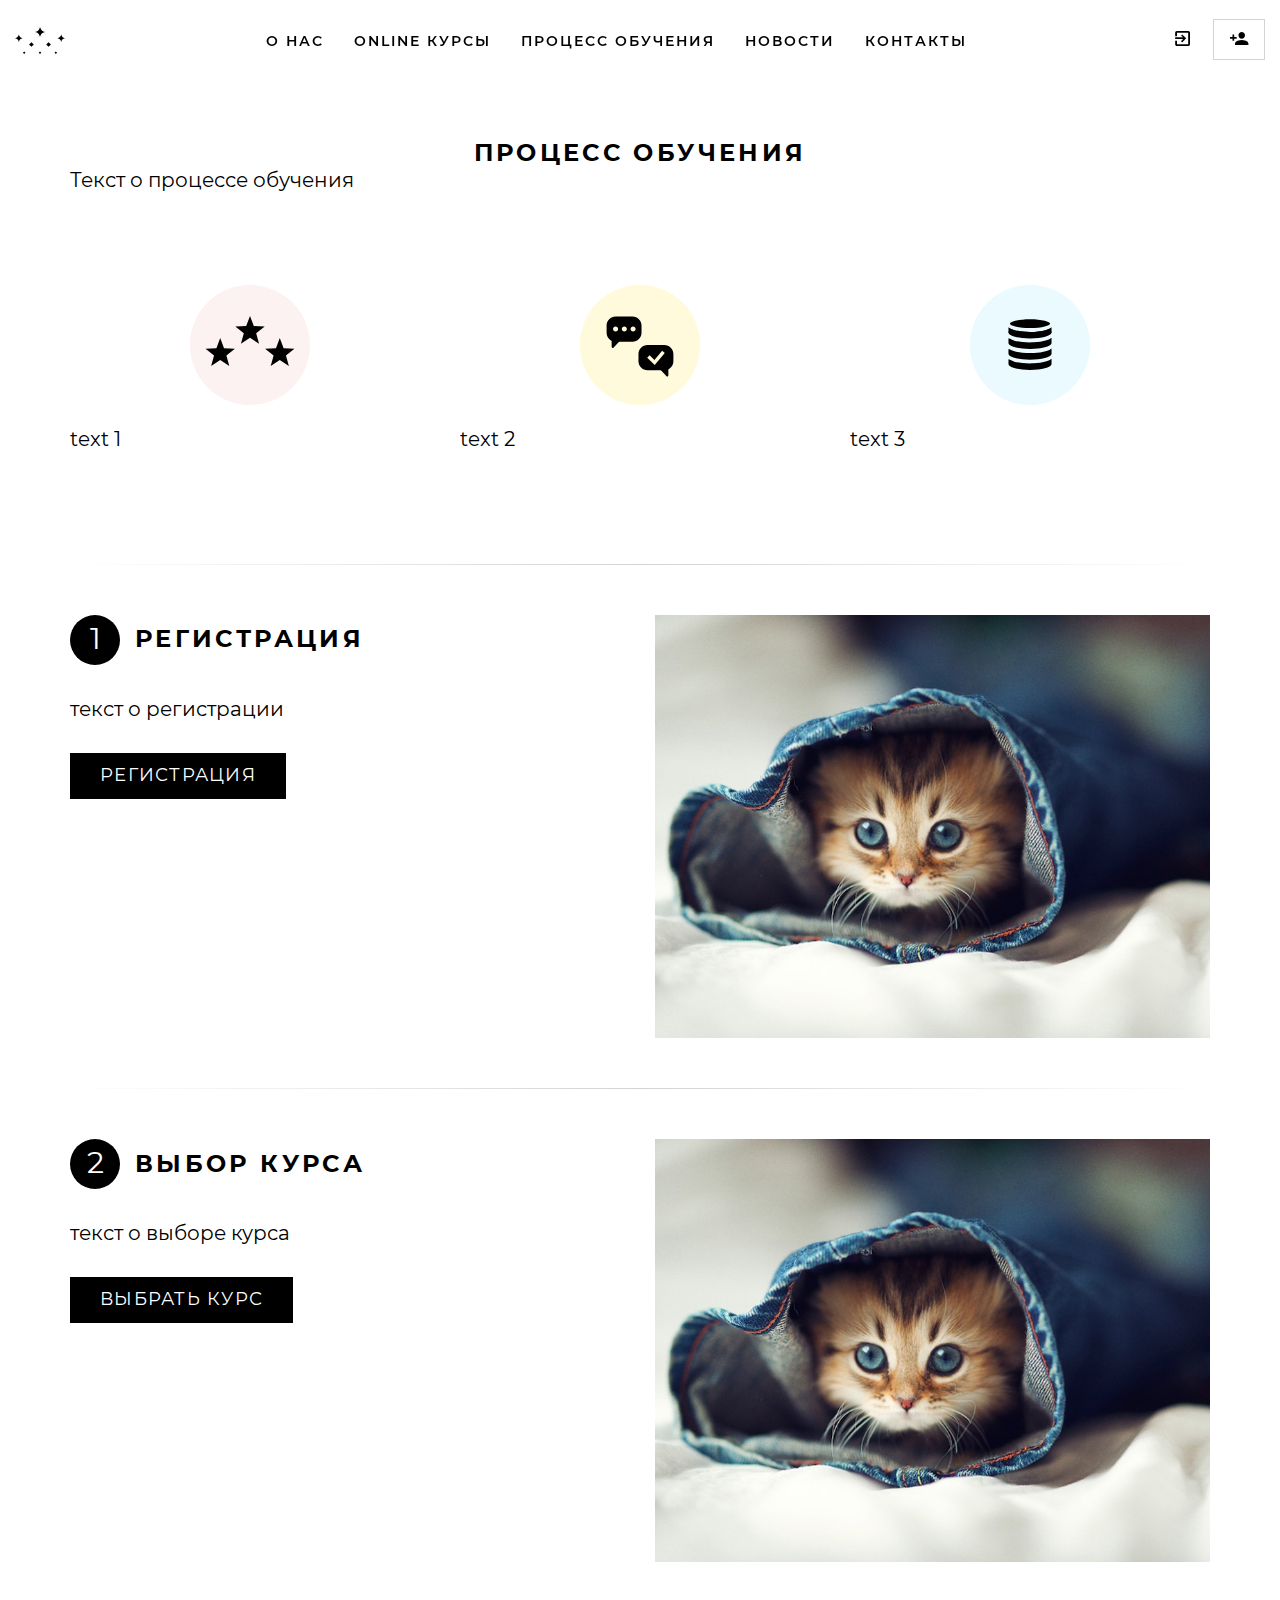
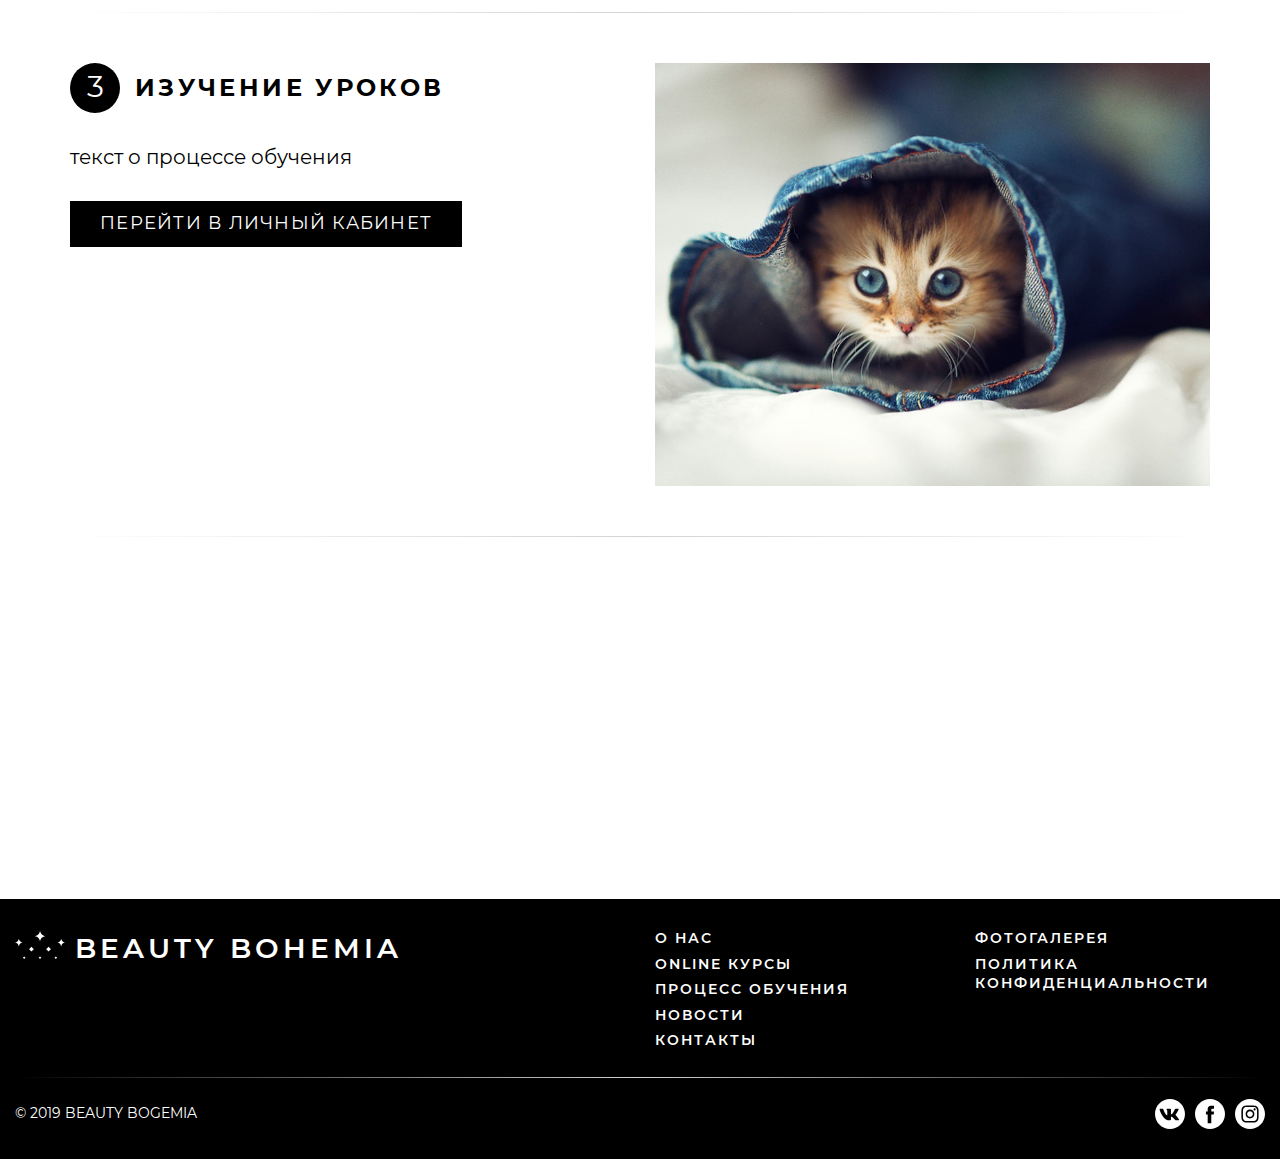
<file: learning-process.html>
<!DOCTYPE html>
<html lang="ru">
  <head>
    <title>Beauty Bohemia</title>
    <meta charset="utf-8">
    <meta http-equiv="X-UA-Compatible" content="IE=edge">
    <meta name="viewport" content="width=device-width, initial-scale=1">
    <link rel="apple-touch-icon" sizes="57x57" href="favicon/apple-icon-57x57.png">
    <link rel="apple-touch-icon" sizes="60x60" href="favicon/apple-icon-60x60.png">
    <link rel="apple-touch-icon" sizes="72x72" href="favicon/apple-icon-72x72.png">
    <link rel="apple-touch-icon" sizes="76x76" href="favicon/apple-icon-76x76.png">
    <link rel="apple-touch-icon" sizes="114x114" href="favicon/apple-icon-114x114.png">
    <link rel="apple-touch-icon" sizes="120x120" href="favicon/apple-icon-120x120.png">
    <link rel="apple-touch-icon" sizes="144x144" href="favicon/apple-icon-144x144.png">
    <link rel="apple-touch-icon" sizes="152x152" href="favicon/apple-icon-152x152.png">
    <link rel="apple-touch-icon" sizes="180x180" href="favicon/apple-icon-180x180.png">
    <link rel="icon" type="image/png" sizes="192x192" href="favicon/android-icon-192x192.png">
    <link rel="icon" type="image/png" sizes="32x32" href="favicon/favicon-32x32.png">
    <link rel="icon" type="image/png" sizes="96x96" href="favicon/favicon-96x96.png">
    <link rel="icon" type="image/png" sizes="16x16" href="favicon/favicon-16x16.png">
    <link rel="manifest" href="favicon/manifest.json">
    <meta name="msapplication-TileColor" content="#ffffff">
    <meta name="msapplication-TileImage" content="favicon/ms-icon-144x144.png">
    <meta name="theme-color" content="#ffffff">
    <!-- libs styles-->
    <link rel="stylesheet" href="libs/styles/libs.min.css">
    <!-- libs js-->
    <script src="libs/scripts/libs.min.js"></script>
    <!-- custom styles-->
    <link rel="stylesheet" href="styles/main.min.css">
    <!-- custom js-->
    <script src="scripts/main.min.js"></script>
  </head>
  <body>
    <!-- preLoader-->
    <div class="LoadScreen"><img class="LoadScreen__img" src="img/load.gif"></div>
    <!-- выпадающее меню-->
    <!-- hamburger-->
    <div class="FgMenu__mainContainer FgMenu__mainContainer--hide">
      <div class="FgMenu__mainContainer__content">
        <!-- btn-->
        <div class="FgMenu__btnContainer FgMenu__btnContainer--whiteBg FgMenu__btnContainer--xRight">
          <div class="FgMenu__btnContainer__item">
            <div class="FgMenu__btnContainer__item__top"></div>
            <div class="FgMenu__btnContainer__item__mid"></div>
            <div class="FgMenu__btnContainer__item__bottom"></div>
          </div>
        </div>
        <h2 class="FgMenu__mainContainer__content__title mid-pd-top">Меню</h2>
        <ul class="FgMenu__mainContainer__content__list std-pd-top">
          <li class="FgMenu__mainContainer__content__list__item"><a class="FgMenu__mainContainer__content__list__item__link" href="about.html">О нас</a></li>
          <li class="FgMenu__mainContainer__content__list__item"><a class="FgMenu__mainContainer__content__list__item__link" href="online-courses.html">Online курсы</a></li>
          <li class="FgMenu__mainContainer__content__list__item"><a class="FgMenu__mainContainer__content__list__item__link" href="learning-process.html">Процесс обучения</a></li>
          <li class="FgMenu__mainContainer__content__list__item"><a class="FgMenu__mainContainer__content__list__item__link" href="news.html">Новости</a></li>
          <li class="FgMenu__mainContainer__content__list__item"><a class="FgMenu__mainContainer__content__list__item__link" href="contacts.html">Контакты</a></li>
        </ul>
      </div>
    </div>
    <!-- шапка сайта-->
    <header class="MainHeader">
      <div class="MainHeader__content">
        <div class="MainHeader__content__left">
                    <div class="MainLogo MainLogo--short MainLogo--black MainLogo--mainHeader"><a class="MainLogo__link" href="index.html">
                        <div class="MainLogo__link__imgContainer"><img class="MainLogo__link__imgContainer__img" src="img/svg/main-logo-black.svg"></div>
                        <div class="MainLogo__link__dscr"><span class="MainLogo__link__dscr__title">Beauty Bohemia</span><span class="MainLogo__link__dscr__text">by Anastasy D</span></div></a></div>
        </div>
        <div class="MainHeader__content__center hidden-xs hidden-sm">
                    <nav class="MainNav">
                      <ul class="MainNav__list">
                        <li class="MainNav__list__item"><a class="MainNav__list__item__link" tabindex="1" href="about.html">О нас</a></li>
                        <li class="MainNav__list__item"><a class="MainNav__list__item__link" tabindex="2" href="online-courses.html">Online курсы</a></li>
                        <li class="MainNav__list__item"><a class="MainNav__list__item__link" tabindex="3" href="learning-process.html">Процесс обучения</a></li>
                        <li class="MainNav__list__item"><a class="MainNav__list__item__link" tabindex="4" href="news.html">Новости</a></li>
                        <li class="MainNav__list__item"><a class="MainNav__list__item__link" tabindex="5" href="contacts.html">Контакты</a></li>
                      </ul>
                    </nav>
        </div>
        <div class="MainHeader__content__right">
          <ul class="AuthBtns AuthBtns--mainHeader">
            <li class="AuthBtns__item"><a class="AuthBtns__item__signIn"><i class="AuthBtns__item__signIn__ico mdi mdi-login-variant"></i><span class="AuthBtns__item__signIn__text">Войти</span></a></li>
            <li class="AuthBtns__item"><a class="AuthBtns__item__signUp"><i class="AuthBtns__item__signUp__ico mdi mdi-account-plus"></i><span class="AuthBtns__item__signUp__text">Регистрация</span></a></li>
          </ul>
          <div class="FgMenu__btnContainer FgMenu__btnContainer--yCenter FgMenu__btnContainer--whiteBg FgMenu__btnContainer--xRight hidden-lg hidden-md">
            <div class="FgMenu__btnContainer__item">
              <div class="FgMenu__btnContainer__item__top"></div>
              <div class="FgMenu__btnContainer__item__mid"></div>
              <div class="FgMenu__btnContainer__item__bottom"></div>
            </div>
          </div>
        </div>
      </div>
    </header>
    <main class="MainContent MainContent--headerPadding">
      <section class="container big-pd-bottom">
        <h1 class="h2 std-pd-bottom">Процесс обучения</h1>
        <p>Текст о процессе обучения</p>
      </section>
      <section class="container big-pd-bottom">
                <ul class="advantages undefined || ''">
                  <li class="advantages__item">
                    <div class="advantages__item__imgContainer"><img class="advantages__item__imgContainer__img" src="img/svg/advantages-1.svg"></div>
                    <div class="advantages__item__dscrContainer">
                      <p class="advantages__item__dscrContainer__dscr">text 1</p>
                    </div>
                  </li>
                  <li class="advantages__item">
                    <div class="advantages__item__imgContainer"><img class="advantages__item__imgContainer__img" src="img/svg/advantages-2.svg"></div>
                    <div class="advantages__item__dscrContainer">
                      <p class="advantages__item__dscrContainer__dscr">text 2</p>
                    </div>
                  </li>
                  <li class="advantages__item">
                    <div class="advantages__item__imgContainer"><img class="advantages__item__imgContainer__img" src="img/svg/advantages-3.svg"></div>
                    <div class="advantages__item__dscrContainer">
                      <p class="advantages__item__dscrContainer__dscr">text 3</p>
                    </div>
                  </li>
                </ul>
      </section>
      <section class="container">
        <div class="std-pd-bottom">
                    <hr class="stdHr stdHr--gradGray">
        </div>
        <div class="InfoBlock">
          <div class="InfoBlock__left">
            <div class="InfoBlock__left__header">
              <div class="InfoBlock__left__header__numberContainer"><span class="InfoBlock__left__header__numberContainer__number">1</span></div>
              <h2 class="InfoBlock__left__header__title">Регистрация</h2>
            </div>
            <div class="InfoBlock__left__main">
              <p class="InfoBlock__left__main__text">текст о регистрации</p>
            </div>
            <div class="InfoBlock__left__footer">
              <a class="ctmBtn" href="#">Регистрация</a>
            </div>
          </div>
          <div class="InfoBlock__right"><img class="InfoBlock__right__img" src="img/test.jpg" alt="info img"/></div>
        </div>
        <div class="std-pd-y">
                    <hr class="stdHr stdHr--gradGray">
        </div>
      </section>
      <section class="container">
        <div class="InfoBlock">
          <div class="InfoBlock__left">
            <div class="InfoBlock__left__header">
              <div class="InfoBlock__left__header__numberContainer"><span class="InfoBlock__left__header__numberContainer__number">2</span></div>
              <h2 class="InfoBlock__left__header__title">Выбор курса</h2>
            </div>
            <div class="InfoBlock__left__main">
              <p class="InfoBlock__left__main__text">текст о выборе курса</p>
            </div>
            <div class="InfoBlock__left__footer">
              <a class="ctmBtn" href="#">Выбрать курс</a>
            </div>
          </div>
          <div class="InfoBlock__right"><img class="InfoBlock__right__img" src="img/test.jpg" alt="info img"/></div>
        </div>
        <div class="std-pd-y">
                    <hr class="stdHr stdHr--gradGray">
        </div>
      </section>
      <section class="container big-pd-bottom">
        <div class="InfoBlock">
          <div class="InfoBlock__left">
            <div class="InfoBlock__left__header">
              <div class="InfoBlock__left__header__numberContainer"><span class="InfoBlock__left__header__numberContainer__number">3</span></div>
              <h2 class="InfoBlock__left__header__title">Изучение уроков</h2>
            </div>
            <div class="InfoBlock__left__main">
              <p class="InfoBlock__left__main__text">текст о процессе обучения</p>
            </div>
            <div class="InfoBlock__left__footer">
              <a class="ctmBtn" href="#">Перейти в личный кабинет</a>
            </div>
          </div>
          <div class="InfoBlock__right"><img class="InfoBlock__right__img" src="img/test.jpg" alt="info img"/></div>
        </div>
        <div class="std-pd-top">
                    <hr class="stdHr stdHr--gradGray">
        </div>
      </section>
      <section class="container">
        <section class="big-pd-bottom wow fadeIn" data-wow-duration="2s" data-wow-offset="30">
          <h2 class="smallTitle">Есть вопросы?</h2>
          <div class="text-center">
                        <div class="mainContacts">
                          <ul class="mainContacts__list">
                            <li class="mainContacts__list__item"><a class="mainContacts__list__item__link" href="tel:88888888888">8 888 888 88 88</a></li>
                          </ul>
                        </div>
          </div>
        </section>
      </section>
    </main>
    <!-- основной футер-->
    <footer class="MainFooter">
      <div class="row">
        <div class="col-md-6 std-pd-bottom-sm std-pd-bottom-xs">
                    <div class="MainLogo MainLogo--short"><a class="MainLogo__link" href="index.html">
                        <div class="MainLogo__link__imgContainer"><img class="MainLogo__link__imgContainer__img" src="img/svg/main-logo-white.svg"></div>
                        <div class="MainLogo__link__dscr"><span class="MainLogo__link__dscr__title">Beauty Bohemia</span><span class="MainLogo__link__dscr__text">by Anastasy D</span></div></a></div>
        </div>
        <div class="col-md-3">
                    <nav class="MainNav MainNav--footer">
                      <ul class="MainNav__list">
                        <li class="MainNav__list__item"><a class="MainNav__list__item__link" tabindex="1" href="about.html">О нас</a></li>
                        <li class="MainNav__list__item"><a class="MainNav__list__item__link" tabindex="2" href="online-courses.html">Online курсы</a></li>
                        <li class="MainNav__list__item"><a class="MainNav__list__item__link" tabindex="3" href="learning-process.html">Процесс обучения</a></li>
                        <li class="MainNav__list__item"><a class="MainNav__list__item__link" tabindex="4" href="news.html">Новости</a></li>
                        <li class="MainNav__list__item"><a class="MainNav__list__item__link" tabindex="5" href="contacts.html">Контакты</a></li>
                      </ul>
                    </nav>
        </div>
        <div class="col-md-3">
                    <nav class="MainNav MainNav--footer">
                      <ul class="MainNav__list">
                        <li class="MainNav__list__item"><a class="MainNav__list__item__link" tabindex="1" href="#">Фотогалерея</a></li>
                        <li class="MainNav__list__item"><a class="MainNav__list__item__link" tabindex="2" href="#">Политика конфиденциальности</a></li>
                      </ul>
                    </nav>
        </div>
      </div>
            <hr class="stdHr stdHr--gradGray">
      <div class="row flex align-items-center">
        <div class="col-xs-6">
                    <div class="DefaultCopyright DefaultCopyright--mainCopyright"><span>© 2019 Beauty bogemia</span></div>
        </div>
        <div class="col-xs-6 text-right">
                    <div class="SocialLinks SocialLinks--right">
                      <ul class="SocialLinks__list">
                        <li class="SocialLinks__list__item"><a class="SocialLinks__list__item__link" href="#"><img class="SocialLinks__list__item__link__img" src="img/svg/VK.svg"></a></li>
                        <li class="SocialLinks__list__item"><a class="SocialLinks__list__item__link" href="#"><img class="SocialLinks__list__item__link__img" src="img/svg/FB.svg"></a></li>
                        <li class="SocialLinks__list__item"><a class="SocialLinks__list__item__link" href="#"><img class="SocialLinks__list__item__link__img" src="img/svg/INSTGRM.svg"></a></li>
                      </ul>
                    </div>
        </div>
      </div>
    </footer>
  </body>
</html>
</file>
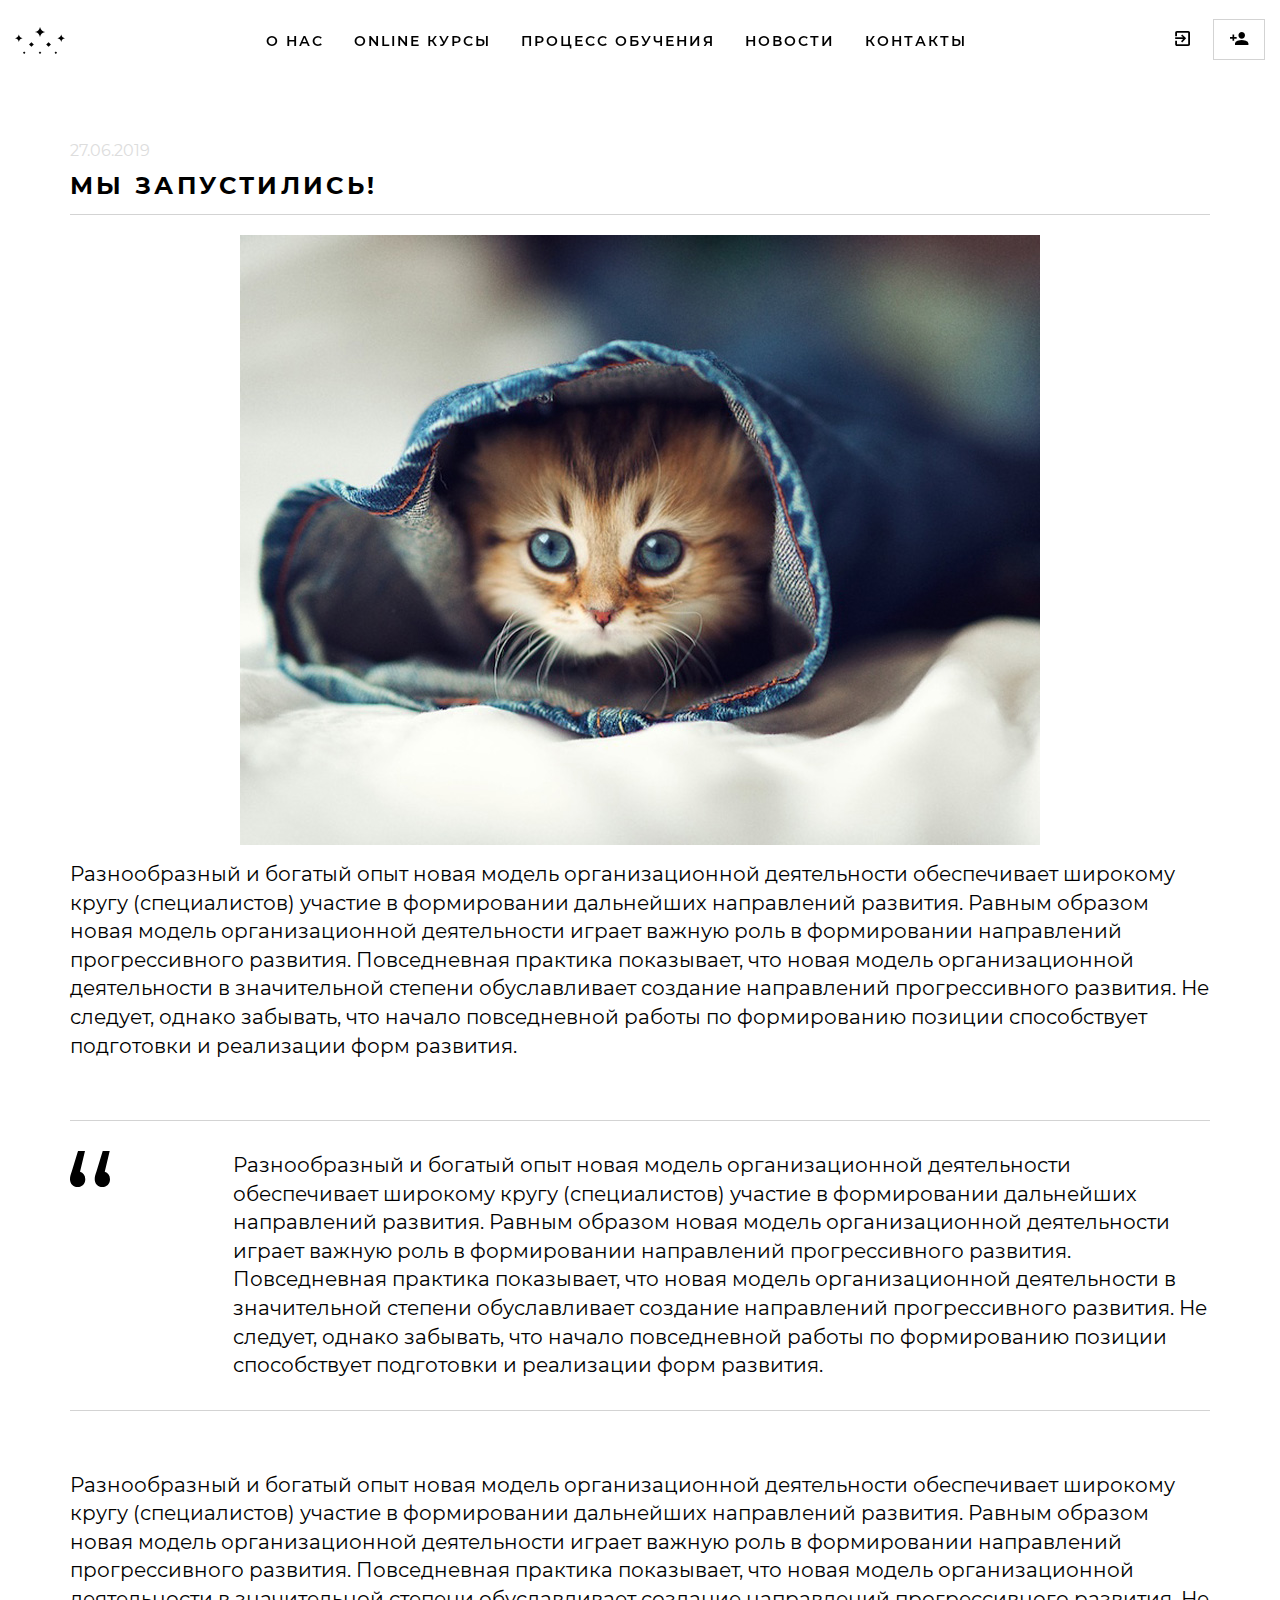
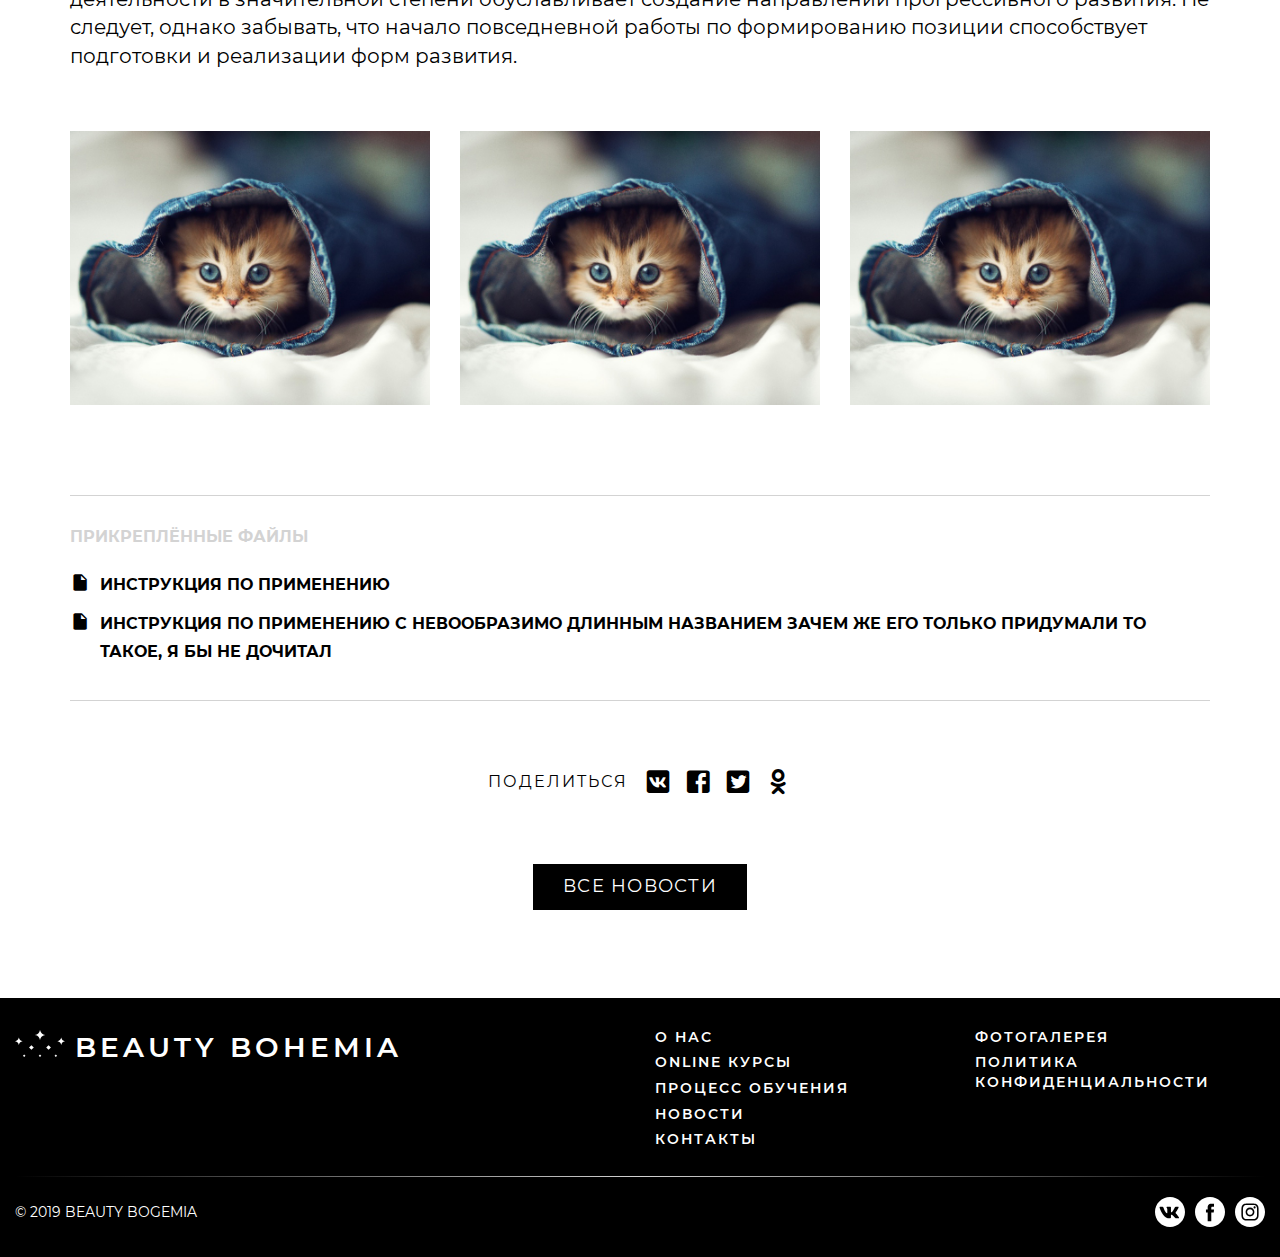
<file: news-page.html>
<!DOCTYPE html>
<html lang="ru">
  <head>
    <title>Beauty Bohemia</title>
    <meta charset="utf-8">
    <meta http-equiv="X-UA-Compatible" content="IE=edge">
    <meta name="viewport" content="width=device-width, initial-scale=1">
    <link rel="apple-touch-icon" sizes="57x57" href="favicon/apple-icon-57x57.png">
    <link rel="apple-touch-icon" sizes="60x60" href="favicon/apple-icon-60x60.png">
    <link rel="apple-touch-icon" sizes="72x72" href="favicon/apple-icon-72x72.png">
    <link rel="apple-touch-icon" sizes="76x76" href="favicon/apple-icon-76x76.png">
    <link rel="apple-touch-icon" sizes="114x114" href="favicon/apple-icon-114x114.png">
    <link rel="apple-touch-icon" sizes="120x120" href="favicon/apple-icon-120x120.png">
    <link rel="apple-touch-icon" sizes="144x144" href="favicon/apple-icon-144x144.png">
    <link rel="apple-touch-icon" sizes="152x152" href="favicon/apple-icon-152x152.png">
    <link rel="apple-touch-icon" sizes="180x180" href="favicon/apple-icon-180x180.png">
    <link rel="icon" type="image/png" sizes="192x192" href="favicon/android-icon-192x192.png">
    <link rel="icon" type="image/png" sizes="32x32" href="favicon/favicon-32x32.png">
    <link rel="icon" type="image/png" sizes="96x96" href="favicon/favicon-96x96.png">
    <link rel="icon" type="image/png" sizes="16x16" href="favicon/favicon-16x16.png">
    <link rel="manifest" href="favicon/manifest.json">
    <meta name="msapplication-TileColor" content="#ffffff">
    <meta name="msapplication-TileImage" content="favicon/ms-icon-144x144.png">
    <meta name="theme-color" content="#ffffff">
    <!-- libs styles-->
    <link rel="stylesheet" href="libs/styles/libs.min.css">
    <!-- libs js-->
    <script src="libs/scripts/libs.min.js"></script>
    <!-- custom styles-->
    <link rel="stylesheet" href="styles/main.min.css">
    <!-- custom js-->
    <script src="scripts/main.min.js"></script>
  </head>
  <body>
    <!-- preLoader-->
    <div class="LoadScreen"><img class="LoadScreen__img" src="img/load.gif"></div>
    <!-- выпадающее меню-->
    <!-- hamburger-->
    <div class="FgMenu__mainContainer FgMenu__mainContainer--hide">
      <div class="FgMenu__mainContainer__content">
        <!-- btn-->
        <div class="FgMenu__btnContainer FgMenu__btnContainer--whiteBg FgMenu__btnContainer--xRight">
          <div class="FgMenu__btnContainer__item">
            <div class="FgMenu__btnContainer__item__top"></div>
            <div class="FgMenu__btnContainer__item__mid"></div>
            <div class="FgMenu__btnContainer__item__bottom"></div>
          </div>
        </div>
        <h2 class="FgMenu__mainContainer__content__title mid-pd-top">Меню</h2>
        <ul class="FgMenu__mainContainer__content__list std-pd-top">
          <li class="FgMenu__mainContainer__content__list__item"><a class="FgMenu__mainContainer__content__list__item__link" href="about.html">О нас</a></li>
          <li class="FgMenu__mainContainer__content__list__item"><a class="FgMenu__mainContainer__content__list__item__link" href="online-courses.html">Online курсы</a></li>
          <li class="FgMenu__mainContainer__content__list__item"><a class="FgMenu__mainContainer__content__list__item__link" href="learning-process.html">Процесс обучения</a></li>
          <li class="FgMenu__mainContainer__content__list__item"><a class="FgMenu__mainContainer__content__list__item__link" href="news.html">Новости</a></li>
          <li class="FgMenu__mainContainer__content__list__item"><a class="FgMenu__mainContainer__content__list__item__link" href="contacts.html">Контакты</a></li>
        </ul>
      </div>
    </div>
    <!-- шапка сайта-->
    <header class="MainHeader">
      <div class="MainHeader__content">
        <div class="MainHeader__content__left">
                    <div class="MainLogo MainLogo--short MainLogo--black MainLogo--mainHeader"><a class="MainLogo__link" href="index.html">
                        <div class="MainLogo__link__imgContainer"><img class="MainLogo__link__imgContainer__img" src="img/svg/main-logo-black.svg"></div>
                        <div class="MainLogo__link__dscr"><span class="MainLogo__link__dscr__title">Beauty Bohemia</span><span class="MainLogo__link__dscr__text">by Anastasy D</span></div></a></div>
        </div>
        <div class="MainHeader__content__center hidden-xs hidden-sm">
                    <nav class="MainNav">
                      <ul class="MainNav__list">
                        <li class="MainNav__list__item"><a class="MainNav__list__item__link" tabindex="1" href="about.html">О нас</a></li>
                        <li class="MainNav__list__item"><a class="MainNav__list__item__link" tabindex="2" href="online-courses.html">Online курсы</a></li>
                        <li class="MainNav__list__item"><a class="MainNav__list__item__link" tabindex="3" href="learning-process.html">Процесс обучения</a></li>
                        <li class="MainNav__list__item"><a class="MainNav__list__item__link" tabindex="4" href="news.html">Новости</a></li>
                        <li class="MainNav__list__item"><a class="MainNav__list__item__link" tabindex="5" href="contacts.html">Контакты</a></li>
                      </ul>
                    </nav>
        </div>
        <div class="MainHeader__content__right">
          <ul class="AuthBtns AuthBtns--mainHeader">
            <li class="AuthBtns__item"><a class="AuthBtns__item__signIn"><i class="AuthBtns__item__signIn__ico mdi mdi-login-variant"></i><span class="AuthBtns__item__signIn__text">Войти</span></a></li>
            <li class="AuthBtns__item"><a class="AuthBtns__item__signUp"><i class="AuthBtns__item__signUp__ico mdi mdi-account-plus"></i><span class="AuthBtns__item__signUp__text">Регистрация</span></a></li>
          </ul>
          <div class="FgMenu__btnContainer FgMenu__btnContainer--yCenter FgMenu__btnContainer--whiteBg FgMenu__btnContainer--xRight hidden-lg hidden-md">
            <div class="FgMenu__btnContainer__item">
              <div class="FgMenu__btnContainer__item__top"></div>
              <div class="FgMenu__btnContainer__item__mid"></div>
              <div class="FgMenu__btnContainer__item__bottom"></div>
            </div>
          </div>
        </div>
      </div>
    </header>
    <main class="MainContent MainContent--headerPadding">
      <article class="container">
        <header class="NewsPageHeader">
          <time class="NewsPageHeader__date" datetime="2019-06-27 19:00">27.06.2019</time>
          <h1 class="NewsPageHeader__title">Мы запустились!</h1>
        </header><img class="img-responsive center-block sml-mn-bottom" src="img/test.jpg">
        <p>Разнообразный и богатый опыт новая модель организационной деятельности обеспечивает широкому кругу (специалистов) участие в формировании дальнейших направлений развития. Равным образом новая модель организационной деятельности играет важную роль в формировании направлений прогрессивного развития. Повседневная практика показывает, что новая модель организационной деятельности в значительной степени обуславливает создание направлений прогрессивного развития. Не следует, однако забывать, что начало повседневной работы по формированию позиции способствует подготовки и реализации форм развития.</p>
        <blockquote class="Blockquote">
          <div class="Blockquote__icoContainer"><img class="Blockquote__icoContainer__ico" src="img/svg/quotes.svg"></div>
          <div class="Blockquote__textContainer">
            <p class="Blockquote__textContainer__text">Разнообразный и богатый опыт новая модель организационной деятельности обеспечивает широкому кругу (специалистов) участие в формировании дальнейших направлений развития. Равным образом новая модель организационной деятельности играет важную роль в формировании направлений прогрессивного развития. Повседневная практика показывает, что новая модель организационной деятельности в значительной степени обуславливает создание направлений прогрессивного развития. Не следует, однако забывать, что начало повседневной работы по формированию позиции способствует подготовки и реализации форм развития.
            </p>
          </div>
        </blockquote>
        <p>Разнообразный и богатый опыт новая модель организационной деятельности обеспечивает широкому кругу (специалистов) участие в формировании дальнейших направлений развития. Равным образом новая модель организационной деятельности играет важную роль в формировании направлений прогрессивного развития. Повседневная практика показывает, что новая модель организационной деятельности в значительной степени обуславливает создание направлений прогрессивного развития. Не следует, однако забывать, что начало повседневной работы по формированию позиции способствует подготовки и реализации форм развития.</p>
        <div class="row mid-mn-top std-mn-bottom">
          <div class="col-md-4 std-mn-bottom"><img class="img-responsive" src="img/test.jpg"></div>
          <div class="col-md-4 std-mn-bottom"><img class="img-responsive" src="img/test.jpg"></div>
          <div class="col-md-4 std-mn-bottom"><img class="img-responsive" src="img/test.jpg"></div>
        </div>
        <div class="AttachedFiles">
          <div class="AttachedFiles__title">Прикреплённые файлы</div>
          <ul class="AttachedFiles__list">
            <li class="AttachedFiles__list__item"><a class="AttachedFiles__list__item__link" href="#">
                <div class="AttachedFiles__list__item__link__icoContainer"><i class="AttachedFiles__list__item__link__icoContainer__ico mdi mdi-file"></i></div>
                <div class="AttachedFiles__list__item__link__textContainer"><span class="AttachedFiles__list__item__link__textContainer__text">Инструкция по применению</span></div></a><a class="AttachedFiles__list__item__link" href="#">
                <div class="AttachedFiles__list__item__link__icoContainer"><i class="AttachedFiles__list__item__link__icoContainer__ico mdi mdi-file"></i></div>
                <div class="AttachedFiles__list__item__link__textContainer"><span class="AttachedFiles__list__item__link__textContainer__text">Инструкция по применению с невообразимо длинным названием зачем же его только придумали то такое, я бы не дочитал</span></div></a></li>
          </ul>
        </div>
        <div class="mid-pd-bottom">
                    <div class="ShareLinks"><span class="ShareLinks__title">Поделиться</span>
                      <ul class="ShareLinks__list">
                        <li class="ShareLinks__list__item"><a class="ShareLinks__list__item__link" href="#"><i class="ShareLinks__list__item__link__ico mdi mdi-vk-box"></i></a></li>
                        <li class="ShareLinks__list__item"><a class="ShareLinks__list__item__link" href="#"><i class="ShareLinks__list__item__link__ico mdi mdi-facebook-box"></i></a></li>
                        <li class="ShareLinks__list__item"><a class="ShareLinks__list__item__link" href="#"><i class="ShareLinks__list__item__link__ico mdi mdi-twitter-box"></i></a></li>
                        <li class="ShareLinks__list__item"><a class="ShareLinks__list__item__link" href="#"><i class="ShareLinks__list__item__link__ico mdi mdi-odnoklassniki"></i></a></li>
                      </ul>
                    </div>
        </div>
      </article>
      <div class="container text-center">
        <a class="ctmBtn" href="#">Все новости</a>
      </div>
    </main>
    <!-- основной футер-->
    <footer class="MainFooter">
      <div class="row">
        <div class="col-md-6 std-pd-bottom-sm std-pd-bottom-xs">
                    <div class="MainLogo MainLogo--short"><a class="MainLogo__link" href="index.html">
                        <div class="MainLogo__link__imgContainer"><img class="MainLogo__link__imgContainer__img" src="img/svg/main-logo-white.svg"></div>
                        <div class="MainLogo__link__dscr"><span class="MainLogo__link__dscr__title">Beauty Bohemia</span><span class="MainLogo__link__dscr__text">by Anastasy D</span></div></a></div>
        </div>
        <div class="col-md-3">
                    <nav class="MainNav MainNav--footer">
                      <ul class="MainNav__list">
                        <li class="MainNav__list__item"><a class="MainNav__list__item__link" tabindex="1" href="about.html">О нас</a></li>
                        <li class="MainNav__list__item"><a class="MainNav__list__item__link" tabindex="2" href="online-courses.html">Online курсы</a></li>
                        <li class="MainNav__list__item"><a class="MainNav__list__item__link" tabindex="3" href="learning-process.html">Процесс обучения</a></li>
                        <li class="MainNav__list__item"><a class="MainNav__list__item__link" tabindex="4" href="news.html">Новости</a></li>
                        <li class="MainNav__list__item"><a class="MainNav__list__item__link" tabindex="5" href="contacts.html">Контакты</a></li>
                      </ul>
                    </nav>
        </div>
        <div class="col-md-3">
                    <nav class="MainNav MainNav--footer">
                      <ul class="MainNav__list">
                        <li class="MainNav__list__item"><a class="MainNav__list__item__link" tabindex="1" href="#">Фотогалерея</a></li>
                        <li class="MainNav__list__item"><a class="MainNav__list__item__link" tabindex="2" href="#">Политика конфиденциальности</a></li>
                      </ul>
                    </nav>
        </div>
      </div>
            <hr class="stdHr stdHr--gradGray">
      <div class="row flex align-items-center">
        <div class="col-xs-6">
                    <div class="DefaultCopyright DefaultCopyright--mainCopyright"><span>© 2019 Beauty bogemia</span></div>
        </div>
        <div class="col-xs-6 text-right">
                    <div class="SocialLinks SocialLinks--right">
                      <ul class="SocialLinks__list">
                        <li class="SocialLinks__list__item"><a class="SocialLinks__list__item__link" href="#"><img class="SocialLinks__list__item__link__img" src="img/svg/VK.svg"></a></li>
                        <li class="SocialLinks__list__item"><a class="SocialLinks__list__item__link" href="#"><img class="SocialLinks__list__item__link__img" src="img/svg/FB.svg"></a></li>
                        <li class="SocialLinks__list__item"><a class="SocialLinks__list__item__link" href="#"><img class="SocialLinks__list__item__link__img" src="img/svg/INSTGRM.svg"></a></li>
                      </ul>
                    </div>
        </div>
      </div>
    </footer>
  </body>
</html>
</file>
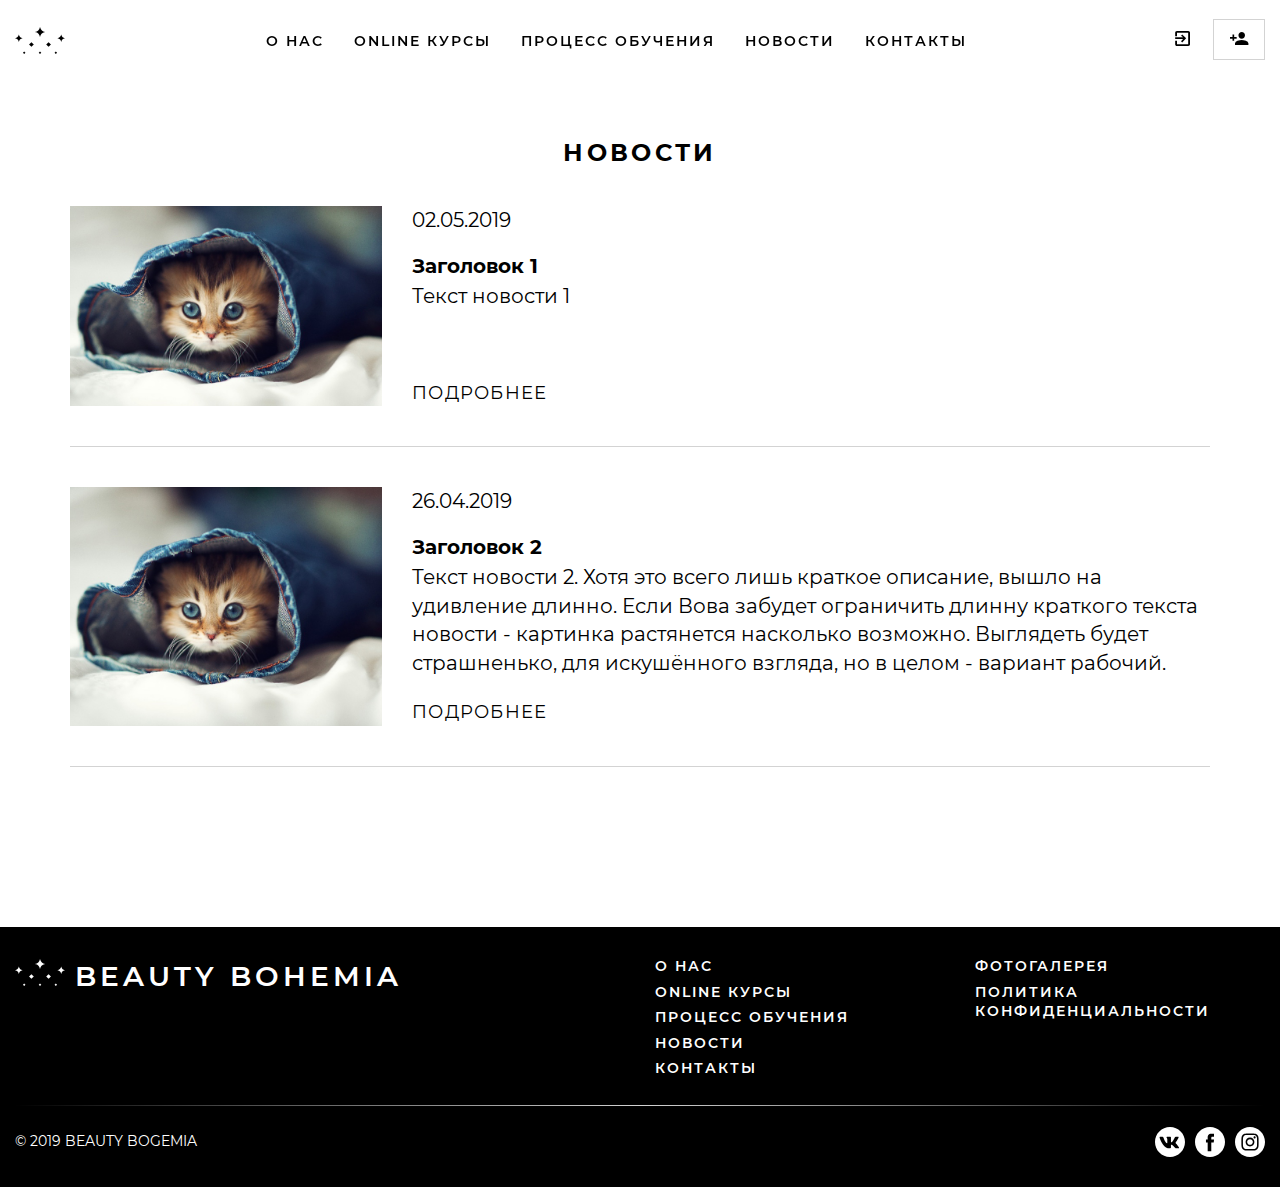
<file: news.html>
<!DOCTYPE html>
<html lang="ru">
  <head>
    <title>Beauty Bohemia</title>
    <meta charset="utf-8">
    <meta http-equiv="X-UA-Compatible" content="IE=edge">
    <meta name="viewport" content="width=device-width, initial-scale=1">
    <link rel="apple-touch-icon" sizes="57x57" href="favicon/apple-icon-57x57.png">
    <link rel="apple-touch-icon" sizes="60x60" href="favicon/apple-icon-60x60.png">
    <link rel="apple-touch-icon" sizes="72x72" href="favicon/apple-icon-72x72.png">
    <link rel="apple-touch-icon" sizes="76x76" href="favicon/apple-icon-76x76.png">
    <link rel="apple-touch-icon" sizes="114x114" href="favicon/apple-icon-114x114.png">
    <link rel="apple-touch-icon" sizes="120x120" href="favicon/apple-icon-120x120.png">
    <link rel="apple-touch-icon" sizes="144x144" href="favicon/apple-icon-144x144.png">
    <link rel="apple-touch-icon" sizes="152x152" href="favicon/apple-icon-152x152.png">
    <link rel="apple-touch-icon" sizes="180x180" href="favicon/apple-icon-180x180.png">
    <link rel="icon" type="image/png" sizes="192x192" href="favicon/android-icon-192x192.png">
    <link rel="icon" type="image/png" sizes="32x32" href="favicon/favicon-32x32.png">
    <link rel="icon" type="image/png" sizes="96x96" href="favicon/favicon-96x96.png">
    <link rel="icon" type="image/png" sizes="16x16" href="favicon/favicon-16x16.png">
    <link rel="manifest" href="favicon/manifest.json">
    <meta name="msapplication-TileColor" content="#ffffff">
    <meta name="msapplication-TileImage" content="favicon/ms-icon-144x144.png">
    <meta name="theme-color" content="#ffffff">
    <!-- libs styles-->
    <link rel="stylesheet" href="libs/styles/libs.min.css">
    <!-- libs js-->
    <script src="libs/scripts/libs.min.js"></script>
    <!-- custom styles-->
    <link rel="stylesheet" href="styles/main.min.css">
    <!-- custom js-->
    <script src="scripts/main.min.js"></script>
  </head>
  <body>
    <!-- preLoader-->
    <div class="LoadScreen"><img class="LoadScreen__img" src="img/load.gif"></div>
    <!-- выпадающее меню-->
    <!-- hamburger-->
    <div class="FgMenu__mainContainer FgMenu__mainContainer--hide">
      <div class="FgMenu__mainContainer__content">
        <!-- btn-->
        <div class="FgMenu__btnContainer FgMenu__btnContainer--whiteBg FgMenu__btnContainer--xRight">
          <div class="FgMenu__btnContainer__item">
            <div class="FgMenu__btnContainer__item__top"></div>
            <div class="FgMenu__btnContainer__item__mid"></div>
            <div class="FgMenu__btnContainer__item__bottom"></div>
          </div>
        </div>
        <h2 class="FgMenu__mainContainer__content__title mid-pd-top">Меню</h2>
        <ul class="FgMenu__mainContainer__content__list std-pd-top">
          <li class="FgMenu__mainContainer__content__list__item"><a class="FgMenu__mainContainer__content__list__item__link" href="about.html">О нас</a></li>
          <li class="FgMenu__mainContainer__content__list__item"><a class="FgMenu__mainContainer__content__list__item__link" href="online-courses.html">Online курсы</a></li>
          <li class="FgMenu__mainContainer__content__list__item"><a class="FgMenu__mainContainer__content__list__item__link" href="learning-process.html">Процесс обучения</a></li>
          <li class="FgMenu__mainContainer__content__list__item"><a class="FgMenu__mainContainer__content__list__item__link" href="news.html">Новости</a></li>
          <li class="FgMenu__mainContainer__content__list__item"><a class="FgMenu__mainContainer__content__list__item__link" href="contacts.html">Контакты</a></li>
        </ul>
      </div>
    </div>
    <!-- шапка сайта-->
    <header class="MainHeader">
      <div class="MainHeader__content">
        <div class="MainHeader__content__left">
                    <div class="MainLogo MainLogo--short MainLogo--black MainLogo--mainHeader"><a class="MainLogo__link" href="index.html">
                        <div class="MainLogo__link__imgContainer"><img class="MainLogo__link__imgContainer__img" src="img/svg/main-logo-black.svg"></div>
                        <div class="MainLogo__link__dscr"><span class="MainLogo__link__dscr__title">Beauty Bohemia</span><span class="MainLogo__link__dscr__text">by Anastasy D</span></div></a></div>
        </div>
        <div class="MainHeader__content__center hidden-xs hidden-sm">
                    <nav class="MainNav">
                      <ul class="MainNav__list">
                        <li class="MainNav__list__item"><a class="MainNav__list__item__link" tabindex="1" href="about.html">О нас</a></li>
                        <li class="MainNav__list__item"><a class="MainNav__list__item__link" tabindex="2" href="online-courses.html">Online курсы</a></li>
                        <li class="MainNav__list__item"><a class="MainNav__list__item__link" tabindex="3" href="learning-process.html">Процесс обучения</a></li>
                        <li class="MainNav__list__item"><a class="MainNav__list__item__link" tabindex="4" href="news.html">Новости</a></li>
                        <li class="MainNav__list__item"><a class="MainNav__list__item__link" tabindex="5" href="contacts.html">Контакты</a></li>
                      </ul>
                    </nav>
        </div>
        <div class="MainHeader__content__right">
          <ul class="AuthBtns AuthBtns--mainHeader">
            <li class="AuthBtns__item"><a class="AuthBtns__item__signIn"><i class="AuthBtns__item__signIn__ico mdi mdi-login-variant"></i><span class="AuthBtns__item__signIn__text">Войти</span></a></li>
            <li class="AuthBtns__item"><a class="AuthBtns__item__signUp"><i class="AuthBtns__item__signUp__ico mdi mdi-account-plus"></i><span class="AuthBtns__item__signUp__text">Регистрация</span></a></li>
          </ul>
          <div class="FgMenu__btnContainer FgMenu__btnContainer--yCenter FgMenu__btnContainer--whiteBg FgMenu__btnContainer--xRight hidden-lg hidden-md">
            <div class="FgMenu__btnContainer__item">
              <div class="FgMenu__btnContainer__item__top"></div>
              <div class="FgMenu__btnContainer__item__mid"></div>
              <div class="FgMenu__btnContainer__item__bottom"></div>
            </div>
          </div>
        </div>
      </div>
    </header>
    <main class="MainContent MainContent--headerPadding">
      <div class="container big-pd-bottom">
        <h1 class="h2 std-pd-bottom">Новости</h1>
              <ul class="News">
                <li class="News__item">
                  <div class="News__item__card">
                    <div class="News__item__card__imgContainer">
                      <div class="News__item__card__imgContainer__img" style="background-image: url(img/test.jpg)"></div>
                    </div>
                    <div class="News__item__card__dscr">
                      <header class="News__item__card__dscr__header">
                        <time class="News__item__card__dscr__header__date" datetime="2019-05-02 19:00">02.05.2019</time>
                      </header>
                      <div class="News__item__card__dscr__main">
                        <h2 class="News__item__card__dscr__main__title">Заголовок 1</h2>
                        <p class="News__item__card__dscr__main__text">Текст новости 1</p>
                      </div>
                      <footer class="News__item__card__dscr__footer"><a class="ctmLink News__item__card__dscr__footer__link" href="#">Подробнее</a></footer>
                    </div>
                  </div>
                </li>
                <li class="News__item">
                  <div class="News__item__card">
                    <div class="News__item__card__imgContainer">
                      <div class="News__item__card__imgContainer__img" style="background-image: url(img/test.jpg)"></div>
                    </div>
                    <div class="News__item__card__dscr">
                      <header class="News__item__card__dscr__header">
                        <time class="News__item__card__dscr__header__date" datetime="2019-04-26 17:31">26.04.2019</time>
                      </header>
                      <div class="News__item__card__dscr__main">
                        <h2 class="News__item__card__dscr__main__title">Заголовок 2</h2>
                        <p class="News__item__card__dscr__main__text">Текст новости 2. Хотя это всего лишь краткое описание, вышло на удивление длинно. Если Вова забудет ограничить длинну краткого текста новости - картинка растянется насколько возможно. Выглядеть будет страшненько, для искушённого взгляда, но в целом - вариант рабочий.</p>
                      </div>
                      <footer class="News__item__card__dscr__footer"><a class="ctmLink News__item__card__dscr__footer__link" href="#">Подробнее</a></footer>
                    </div>
                  </div>
                </li>
              </ul>
      </div>
    </main>
    <!-- основной футер-->
    <footer class="MainFooter">
      <div class="row">
        <div class="col-md-6 std-pd-bottom-sm std-pd-bottom-xs">
                    <div class="MainLogo MainLogo--short"><a class="MainLogo__link" href="index.html">
                        <div class="MainLogo__link__imgContainer"><img class="MainLogo__link__imgContainer__img" src="img/svg/main-logo-white.svg"></div>
                        <div class="MainLogo__link__dscr"><span class="MainLogo__link__dscr__title">Beauty Bohemia</span><span class="MainLogo__link__dscr__text">by Anastasy D</span></div></a></div>
        </div>
        <div class="col-md-3">
                    <nav class="MainNav MainNav--footer">
                      <ul class="MainNav__list">
                        <li class="MainNav__list__item"><a class="MainNav__list__item__link" tabindex="1" href="about.html">О нас</a></li>
                        <li class="MainNav__list__item"><a class="MainNav__list__item__link" tabindex="2" href="online-courses.html">Online курсы</a></li>
                        <li class="MainNav__list__item"><a class="MainNav__list__item__link" tabindex="3" href="learning-process.html">Процесс обучения</a></li>
                        <li class="MainNav__list__item"><a class="MainNav__list__item__link" tabindex="4" href="news.html">Новости</a></li>
                        <li class="MainNav__list__item"><a class="MainNav__list__item__link" tabindex="5" href="contacts.html">Контакты</a></li>
                      </ul>
                    </nav>
        </div>
        <div class="col-md-3">
                    <nav class="MainNav MainNav--footer">
                      <ul class="MainNav__list">
                        <li class="MainNav__list__item"><a class="MainNav__list__item__link" tabindex="1" href="#">Фотогалерея</a></li>
                        <li class="MainNav__list__item"><a class="MainNav__list__item__link" tabindex="2" href="#">Политика конфиденциальности</a></li>
                      </ul>
                    </nav>
        </div>
      </div>
            <hr class="stdHr stdHr--gradGray">
      <div class="row flex align-items-center">
        <div class="col-xs-6">
                    <div class="DefaultCopyright DefaultCopyright--mainCopyright"><span>© 2019 Beauty bogemia</span></div>
        </div>
        <div class="col-xs-6 text-right">
                    <div class="SocialLinks SocialLinks--right">
                      <ul class="SocialLinks__list">
                        <li class="SocialLinks__list__item"><a class="SocialLinks__list__item__link" href="#"><img class="SocialLinks__list__item__link__img" src="img/svg/VK.svg"></a></li>
                        <li class="SocialLinks__list__item"><a class="SocialLinks__list__item__link" href="#"><img class="SocialLinks__list__item__link__img" src="img/svg/FB.svg"></a></li>
                        <li class="SocialLinks__list__item"><a class="SocialLinks__list__item__link" href="#"><img class="SocialLinks__list__item__link__img" src="img/svg/INSTGRM.svg"></a></li>
                      </ul>
                    </div>
        </div>
      </div>
    </footer>
  </body>
</html>
</file>
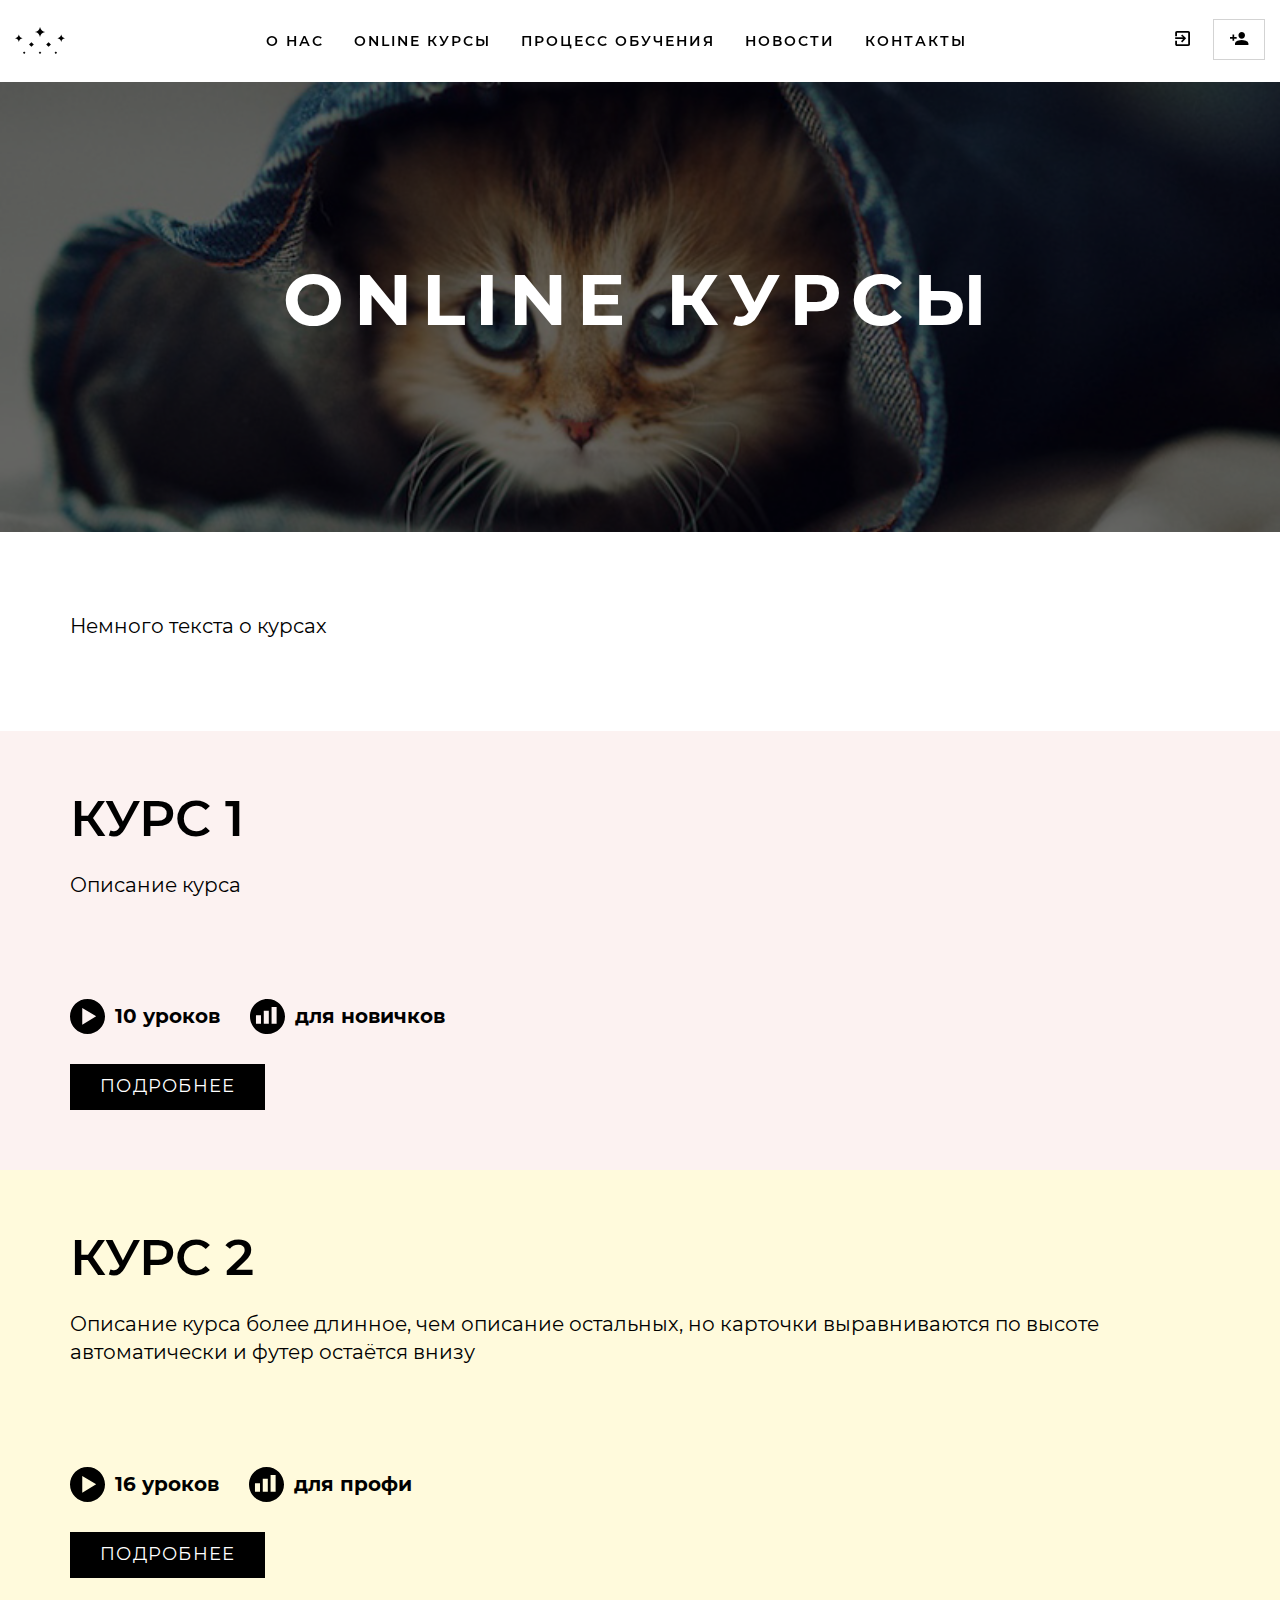
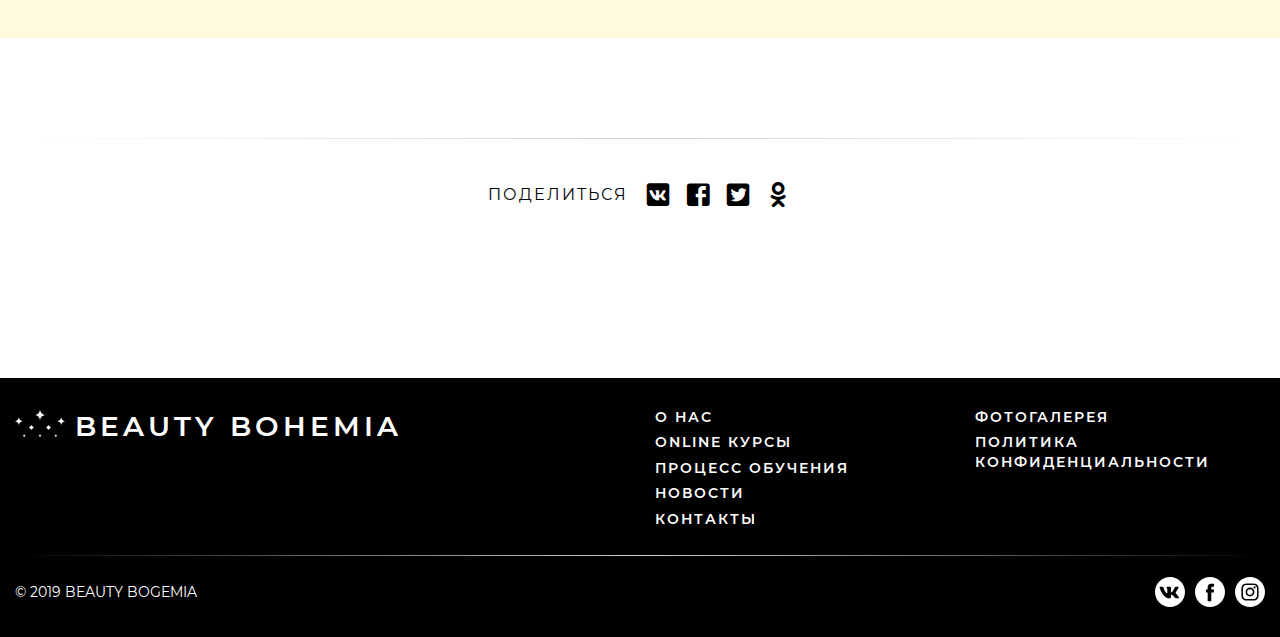
<file: online-courses.html>
<!DOCTYPE html>
<html lang="ru">
  <head>
    <title>Beauty Bohemia</title>
    <meta charset="utf-8">
    <meta http-equiv="X-UA-Compatible" content="IE=edge">
    <meta name="viewport" content="width=device-width, initial-scale=1">
    <link rel="apple-touch-icon" sizes="57x57" href="favicon/apple-icon-57x57.png">
    <link rel="apple-touch-icon" sizes="60x60" href="favicon/apple-icon-60x60.png">
    <link rel="apple-touch-icon" sizes="72x72" href="favicon/apple-icon-72x72.png">
    <link rel="apple-touch-icon" sizes="76x76" href="favicon/apple-icon-76x76.png">
    <link rel="apple-touch-icon" sizes="114x114" href="favicon/apple-icon-114x114.png">
    <link rel="apple-touch-icon" sizes="120x120" href="favicon/apple-icon-120x120.png">
    <link rel="apple-touch-icon" sizes="144x144" href="favicon/apple-icon-144x144.png">
    <link rel="apple-touch-icon" sizes="152x152" href="favicon/apple-icon-152x152.png">
    <link rel="apple-touch-icon" sizes="180x180" href="favicon/apple-icon-180x180.png">
    <link rel="icon" type="image/png" sizes="192x192" href="favicon/android-icon-192x192.png">
    <link rel="icon" type="image/png" sizes="32x32" href="favicon/favicon-32x32.png">
    <link rel="icon" type="image/png" sizes="96x96" href="favicon/favicon-96x96.png">
    <link rel="icon" type="image/png" sizes="16x16" href="favicon/favicon-16x16.png">
    <link rel="manifest" href="favicon/manifest.json">
    <meta name="msapplication-TileColor" content="#ffffff">
    <meta name="msapplication-TileImage" content="favicon/ms-icon-144x144.png">
    <meta name="theme-color" content="#ffffff">
    <!-- libs styles-->
    <link rel="stylesheet" href="libs/styles/libs.min.css">
    <!-- libs js-->
    <script src="libs/scripts/libs.min.js"></script>
    <!-- custom styles-->
    <link rel="stylesheet" href="styles/main.min.css">
    <!-- custom js-->
    <script src="scripts/main.min.js"></script>
  </head>
  <body>
    <!-- preLoader-->
    <div class="LoadScreen"><img class="LoadScreen__img" src="img/load.gif"></div>
    <!-- выпадающее меню-->
    <!-- hamburger-->
    <div class="FgMenu__mainContainer FgMenu__mainContainer--hide">
      <div class="FgMenu__mainContainer__content">
        <!-- btn-->
        <div class="FgMenu__btnContainer FgMenu__btnContainer--whiteBg FgMenu__btnContainer--xRight">
          <div class="FgMenu__btnContainer__item">
            <div class="FgMenu__btnContainer__item__top"></div>
            <div class="FgMenu__btnContainer__item__mid"></div>
            <div class="FgMenu__btnContainer__item__bottom"></div>
          </div>
        </div>
        <h2 class="FgMenu__mainContainer__content__title mid-pd-top">Меню</h2>
        <ul class="FgMenu__mainContainer__content__list std-pd-top">
          <li class="FgMenu__mainContainer__content__list__item"><a class="FgMenu__mainContainer__content__list__item__link" href="about.html">О нас</a></li>
          <li class="FgMenu__mainContainer__content__list__item"><a class="FgMenu__mainContainer__content__list__item__link" href="online-courses.html">Online курсы</a></li>
          <li class="FgMenu__mainContainer__content__list__item"><a class="FgMenu__mainContainer__content__list__item__link" href="learning-process.html">Процесс обучения</a></li>
          <li class="FgMenu__mainContainer__content__list__item"><a class="FgMenu__mainContainer__content__list__item__link" href="news.html">Новости</a></li>
          <li class="FgMenu__mainContainer__content__list__item"><a class="FgMenu__mainContainer__content__list__item__link" href="contacts.html">Контакты</a></li>
        </ul>
      </div>
    </div>
    <!-- шапка сайта-->
    <header class="MainHeader">
      <div class="MainHeader__content">
        <div class="MainHeader__content__left">
                    <div class="MainLogo MainLogo--short MainLogo--black MainLogo--mainHeader"><a class="MainLogo__link" href="index.html">
                        <div class="MainLogo__link__imgContainer"><img class="MainLogo__link__imgContainer__img" src="img/svg/main-logo-black.svg"></div>
                        <div class="MainLogo__link__dscr"><span class="MainLogo__link__dscr__title">Beauty Bohemia</span><span class="MainLogo__link__dscr__text">by Anastasy D</span></div></a></div>
        </div>
        <div class="MainHeader__content__center hidden-xs hidden-sm">
                    <nav class="MainNav">
                      <ul class="MainNav__list">
                        <li class="MainNav__list__item"><a class="MainNav__list__item__link" tabindex="1" href="about.html">О нас</a></li>
                        <li class="MainNav__list__item"><a class="MainNav__list__item__link" tabindex="2" href="online-courses.html">Online курсы</a></li>
                        <li class="MainNav__list__item"><a class="MainNav__list__item__link" tabindex="3" href="learning-process.html">Процесс обучения</a></li>
                        <li class="MainNav__list__item"><a class="MainNav__list__item__link" tabindex="4" href="news.html">Новости</a></li>
                        <li class="MainNav__list__item"><a class="MainNav__list__item__link" tabindex="5" href="contacts.html">Контакты</a></li>
                      </ul>
                    </nav>
        </div>
        <div class="MainHeader__content__right">
          <ul class="AuthBtns AuthBtns--mainHeader">
            <li class="AuthBtns__item"><a class="AuthBtns__item__signIn"><i class="AuthBtns__item__signIn__ico mdi mdi-login-variant"></i><span class="AuthBtns__item__signIn__text">Войти</span></a></li>
            <li class="AuthBtns__item"><a class="AuthBtns__item__signUp"><i class="AuthBtns__item__signUp__ico mdi mdi-account-plus"></i><span class="AuthBtns__item__signUp__text">Регистрация</span></a></li>
          </ul>
          <div class="FgMenu__btnContainer FgMenu__btnContainer--yCenter FgMenu__btnContainer--whiteBg FgMenu__btnContainer--xRight hidden-lg hidden-md">
            <div class="FgMenu__btnContainer__item">
              <div class="FgMenu__btnContainer__item__top"></div>
              <div class="FgMenu__btnContainer__item__mid"></div>
              <div class="FgMenu__btnContainer__item__bottom"></div>
            </div>
          </div>
        </div>
      </div>
    </header>
    <main class="MainContent MainContent--minHeaderPadding">
      <section class="big-pd-bottom">
        <!-- modules/pageTitle/onlineCourses-->
                <div class="PageTitle">
                  <div class="PageTitle__bg" style="background-image: url('img/test.jpg')"></div>
                  <div class="PageTitle__content">
                    <h1 class="PageTitle__content__title">Online курсы</h1>
                  </div>
                </div>
      </section>
      <section class="container big-pd-bottom">
        <p>Немного текста о курсах</p>
      </section>
      <section class="big-pd-bottom">
                <ul class="Courses Courses--onlineCourses">
                  <li class="Courses__item" style="background-color: #fcf2f1;">
                    <div class="Courses__item__card">
                      <header class="Courses__item__card__header">
                        <h3 class="Courses__item__card__header__title">Курс 1</h3>
                      </header>
                      <div class="Courses__item__card__content">
                        <p class="Courses__item__card__content__dscr">Описание курса</p>
                      </div>
                      <footer class="Courses__item__card__footer">
                        <div class="Courses__item__card__footer__dscr">
                          <div class="Courses__item__card__footer__dscr__lessons">
                            <div class="Courses__item__card__footer__dscr__lessons__ico"><img class="Courses__item__card__footer__dscr__lessons__ico__img" src="img/svg/les-qnt.svg"></div>
                            <div class="Courses__item__card__footer__dscr__lessons__text">10 уроков</div>
                          </div>
                          <div class="Courses__item__card__footer__dscr__lvl">
                            <div class="Courses__item__card__footer__dscr__lvl__ico"><img class="Courses__item__card__footer__dscr__lvl__ico__img" src="img/svg/les-lvl.svg"></div>
                            <div class="Courses__item__card__footer__dscr__lvl__text">для новичков</div>
                          </div>
                        </div>
                        <div class="Courses__item__card__footer__actions"><a class="Courses__item__card__footer__actions__link ctmBtn" href="#">Подробнее</a>
                        </div>
                      </footer>
                    </div>
                  </li>
                  <li class="Courses__item" style="background-color: #fffadc;">
                    <div class="Courses__item__card">
                      <header class="Courses__item__card__header">
                        <h3 class="Courses__item__card__header__title">Курс 2</h3>
                      </header>
                      <div class="Courses__item__card__content">
                        <p class="Courses__item__card__content__dscr">Описание курса более длинное, чем описание остальных, но карточки выравниваются по высоте автоматически и футер остаётся внизу</p>
                      </div>
                      <footer class="Courses__item__card__footer">
                        <div class="Courses__item__card__footer__dscr">
                          <div class="Courses__item__card__footer__dscr__lessons">
                            <div class="Courses__item__card__footer__dscr__lessons__ico"><img class="Courses__item__card__footer__dscr__lessons__ico__img" src="img/svg/les-qnt.svg"></div>
                            <div class="Courses__item__card__footer__dscr__lessons__text">16 уроков</div>
                          </div>
                          <div class="Courses__item__card__footer__dscr__lvl">
                            <div class="Courses__item__card__footer__dscr__lvl__ico"><img class="Courses__item__card__footer__dscr__lvl__ico__img" src="img/svg/les-lvl.svg"></div>
                            <div class="Courses__item__card__footer__dscr__lvl__text">для профи</div>
                          </div>
                        </div>
                        <div class="Courses__item__card__footer__actions"><a class="Courses__item__card__footer__actions__link ctmBtn" href="#">Подробнее</a>
                        </div>
                      </footer>
                    </div>
                  </li>
                </ul>
      </section>
      <div class="container-fluid sml-pd-bottom">
                <hr class="stdHr stdHr--gradGray">
      </div>
      <section class="container big-pd-bottom">
                <div class="ShareLinks"><span class="ShareLinks__title">Поделиться</span>
                  <ul class="ShareLinks__list">
                    <li class="ShareLinks__list__item"><a class="ShareLinks__list__item__link" href="#"><i class="ShareLinks__list__item__link__ico mdi mdi-vk-box"></i></a></li>
                    <li class="ShareLinks__list__item"><a class="ShareLinks__list__item__link" href="#"><i class="ShareLinks__list__item__link__ico mdi mdi-facebook-box"></i></a></li>
                    <li class="ShareLinks__list__item"><a class="ShareLinks__list__item__link" href="#"><i class="ShareLinks__list__item__link__ico mdi mdi-twitter-box"></i></a></li>
                    <li class="ShareLinks__list__item"><a class="ShareLinks__list__item__link" href="#"><i class="ShareLinks__list__item__link__ico mdi mdi-odnoklassniki"></i></a></li>
                  </ul>
                </div>
      </section>
    </main>
    <!-- основной футер-->
    <footer class="MainFooter">
      <div class="row">
        <div class="col-md-6 std-pd-bottom-sm std-pd-bottom-xs">
                    <div class="MainLogo MainLogo--short"><a class="MainLogo__link" href="index.html">
                        <div class="MainLogo__link__imgContainer"><img class="MainLogo__link__imgContainer__img" src="img/svg/main-logo-white.svg"></div>
                        <div class="MainLogo__link__dscr"><span class="MainLogo__link__dscr__title">Beauty Bohemia</span><span class="MainLogo__link__dscr__text">by Anastasy D</span></div></a></div>
        </div>
        <div class="col-md-3">
                    <nav class="MainNav MainNav--footer">
                      <ul class="MainNav__list">
                        <li class="MainNav__list__item"><a class="MainNav__list__item__link" tabindex="1" href="about.html">О нас</a></li>
                        <li class="MainNav__list__item"><a class="MainNav__list__item__link" tabindex="2" href="online-courses.html">Online курсы</a></li>
                        <li class="MainNav__list__item"><a class="MainNav__list__item__link" tabindex="3" href="learning-process.html">Процесс обучения</a></li>
                        <li class="MainNav__list__item"><a class="MainNav__list__item__link" tabindex="4" href="news.html">Новости</a></li>
                        <li class="MainNav__list__item"><a class="MainNav__list__item__link" tabindex="5" href="contacts.html">Контакты</a></li>
                      </ul>
                    </nav>
        </div>
        <div class="col-md-3">
                    <nav class="MainNav MainNav--footer">
                      <ul class="MainNav__list">
                        <li class="MainNav__list__item"><a class="MainNav__list__item__link" tabindex="1" href="#">Фотогалерея</a></li>
                        <li class="MainNav__list__item"><a class="MainNav__list__item__link" tabindex="2" href="#">Политика конфиденциальности</a></li>
                      </ul>
                    </nav>
        </div>
      </div>
            <hr class="stdHr stdHr--gradGray">
      <div class="row flex align-items-center">
        <div class="col-xs-6">
                    <div class="DefaultCopyright DefaultCopyright--mainCopyright"><span>© 2019 Beauty bogemia</span></div>
        </div>
        <div class="col-xs-6 text-right">
                    <div class="SocialLinks SocialLinks--right">
                      <ul class="SocialLinks__list">
                        <li class="SocialLinks__list__item"><a class="SocialLinks__list__item__link" href="#"><img class="SocialLinks__list__item__link__img" src="img/svg/VK.svg"></a></li>
                        <li class="SocialLinks__list__item"><a class="SocialLinks__list__item__link" href="#"><img class="SocialLinks__list__item__link__img" src="img/svg/FB.svg"></a></li>
                        <li class="SocialLinks__list__item"><a class="SocialLinks__list__item__link" href="#"><img class="SocialLinks__list__item__link__img" src="img/svg/INSTGRM.svg"></a></li>
                      </ul>
                    </div>
        </div>
      </div>
    </footer>
  </body>
</html>
</file>
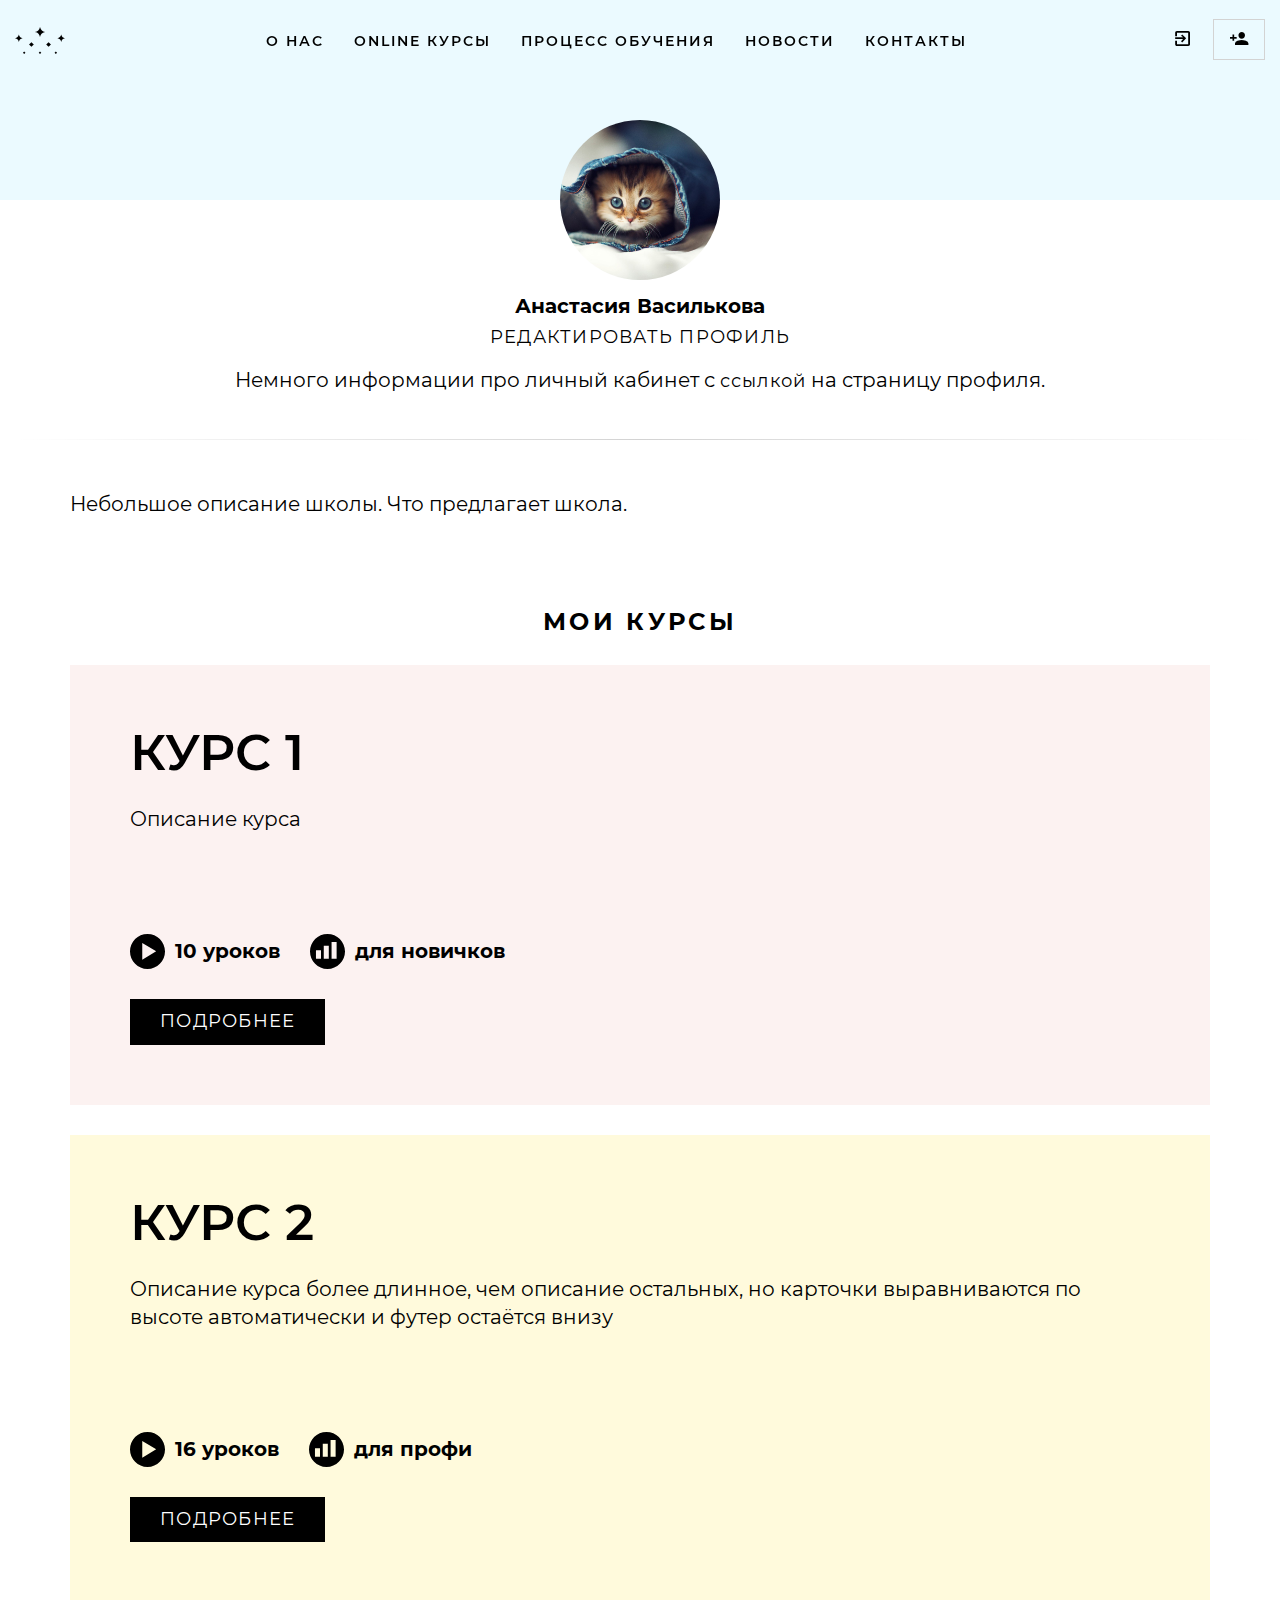
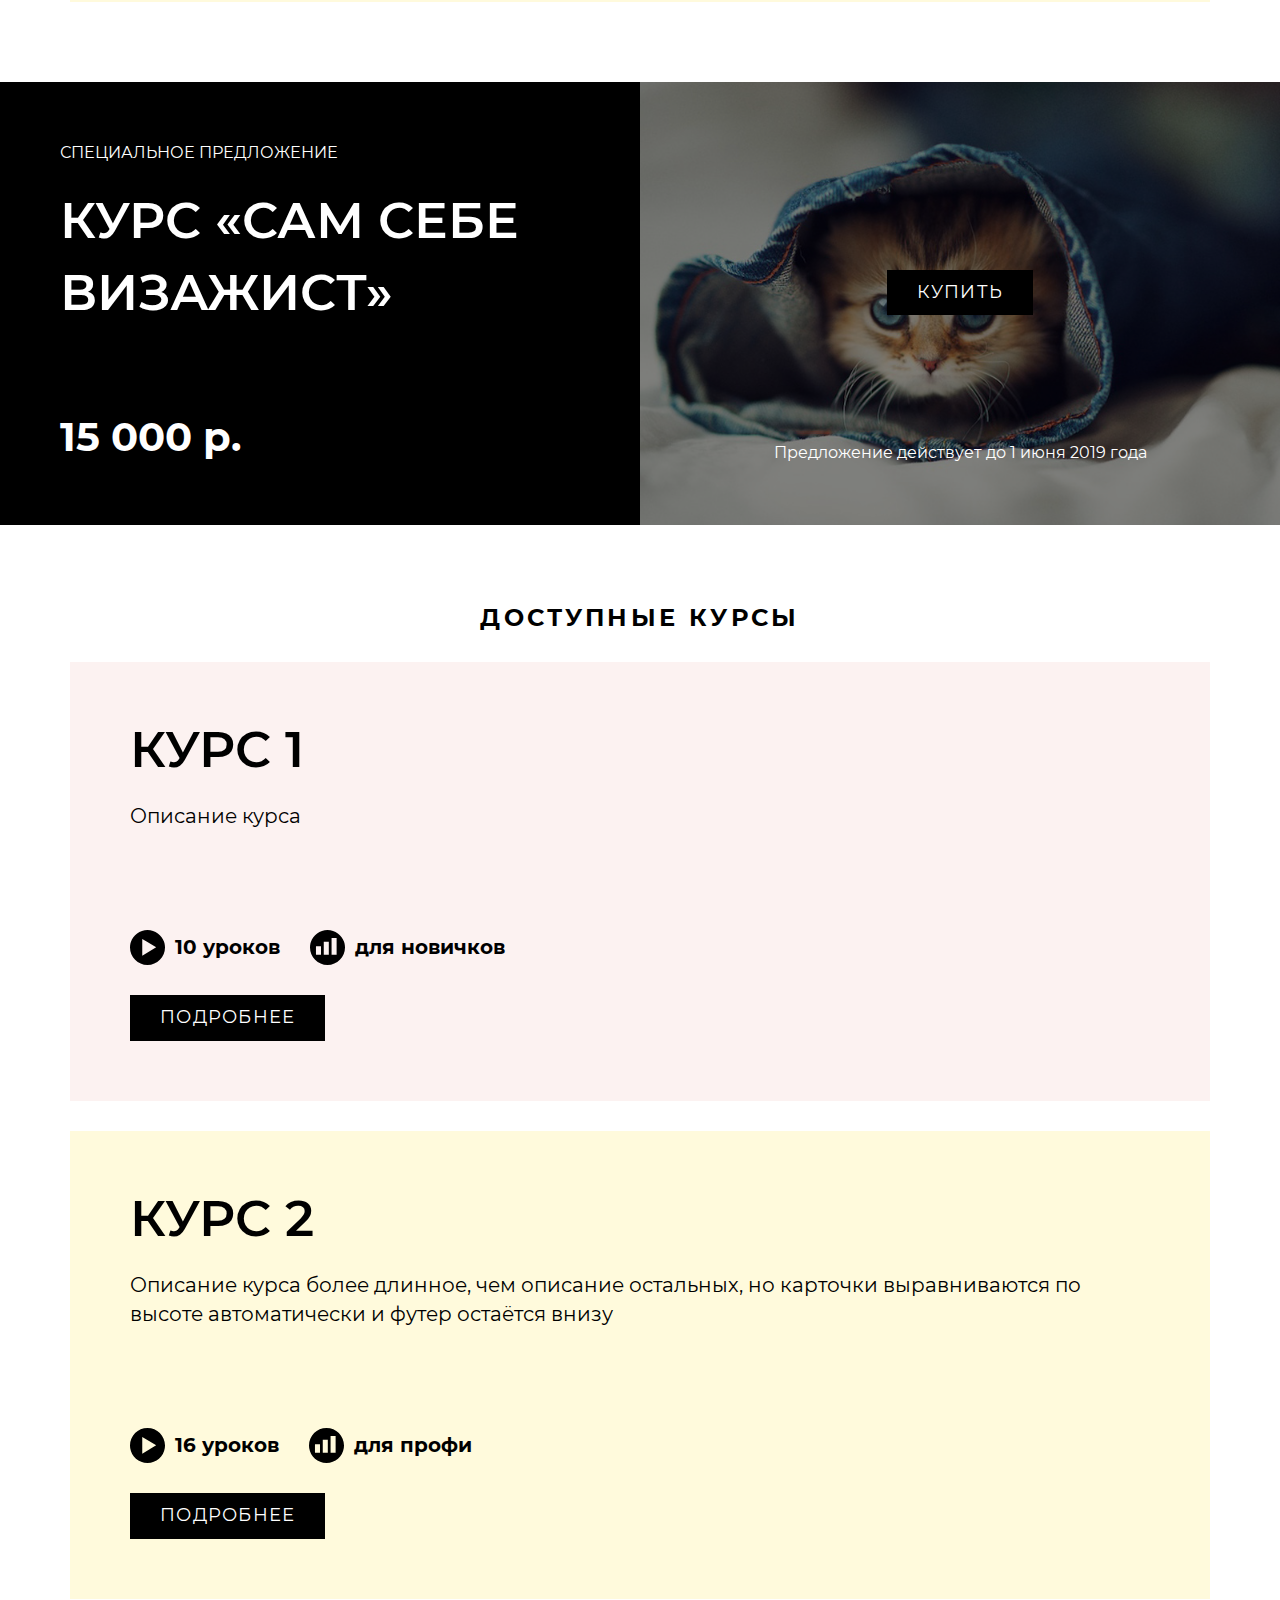
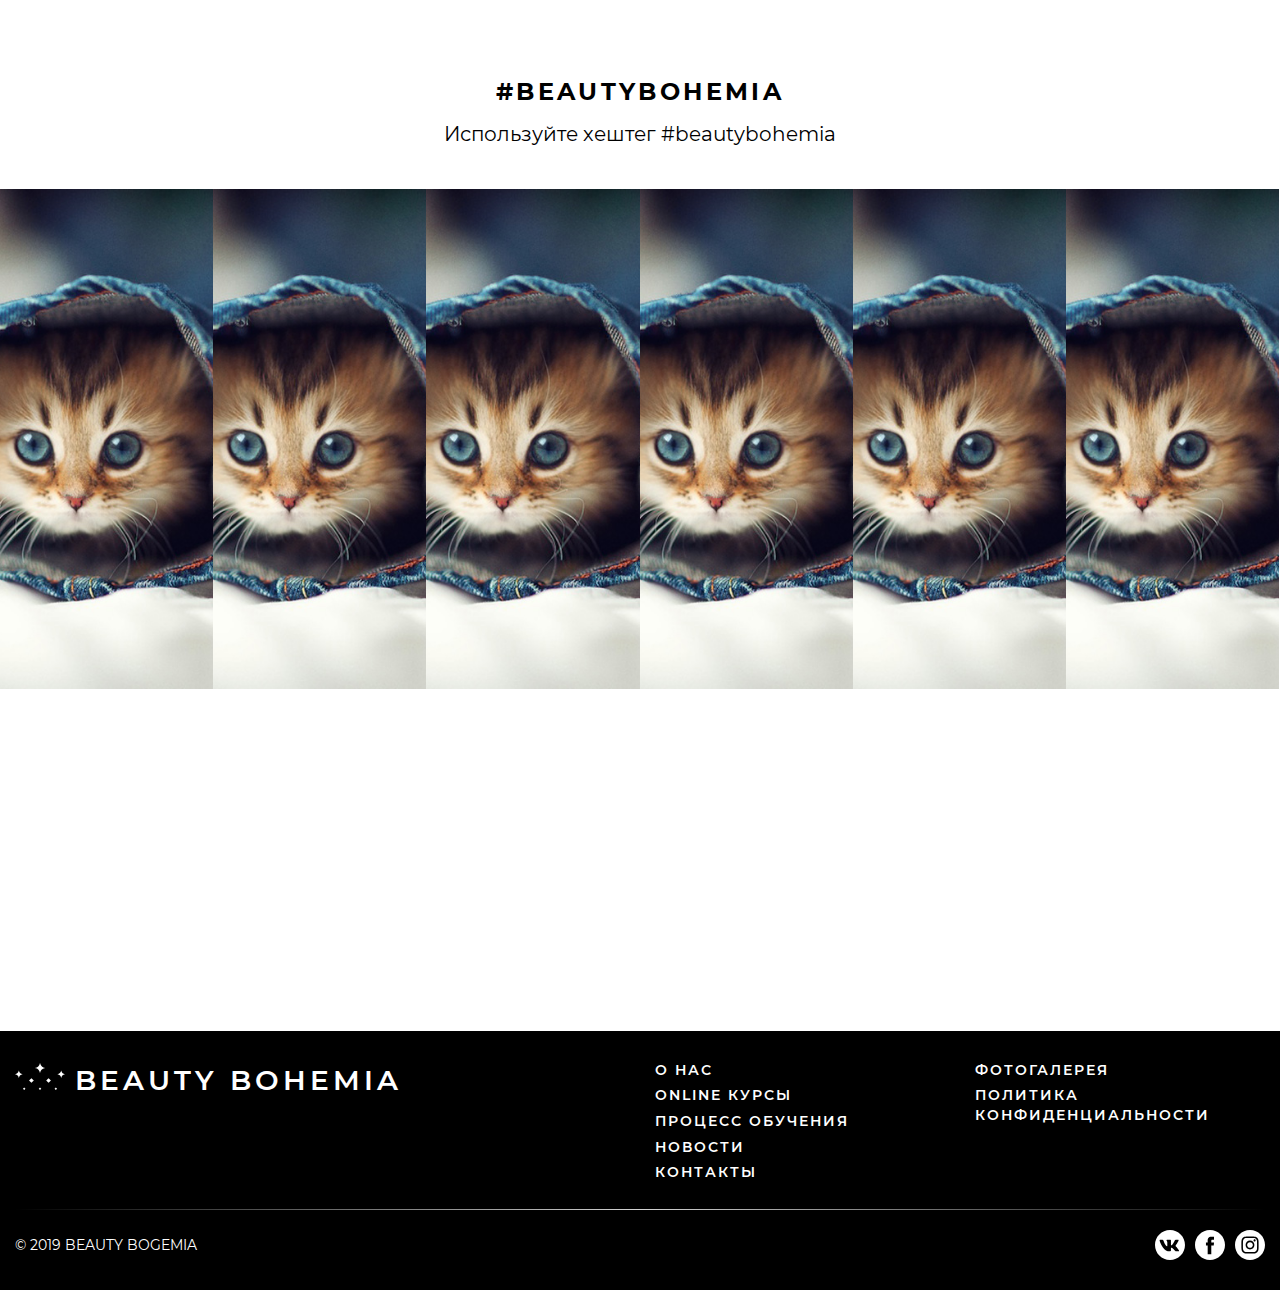
<file: personal-page.html>
<!DOCTYPE html>
<html lang="ru">
  <head>
    <title>Beauty Bohemia</title>
    <meta charset="utf-8">
    <meta http-equiv="X-UA-Compatible" content="IE=edge">
    <meta name="viewport" content="width=device-width, initial-scale=1">
    <link rel="apple-touch-icon" sizes="57x57" href="favicon/apple-icon-57x57.png">
    <link rel="apple-touch-icon" sizes="60x60" href="favicon/apple-icon-60x60.png">
    <link rel="apple-touch-icon" sizes="72x72" href="favicon/apple-icon-72x72.png">
    <link rel="apple-touch-icon" sizes="76x76" href="favicon/apple-icon-76x76.png">
    <link rel="apple-touch-icon" sizes="114x114" href="favicon/apple-icon-114x114.png">
    <link rel="apple-touch-icon" sizes="120x120" href="favicon/apple-icon-120x120.png">
    <link rel="apple-touch-icon" sizes="144x144" href="favicon/apple-icon-144x144.png">
    <link rel="apple-touch-icon" sizes="152x152" href="favicon/apple-icon-152x152.png">
    <link rel="apple-touch-icon" sizes="180x180" href="favicon/apple-icon-180x180.png">
    <link rel="icon" type="image/png" sizes="192x192" href="favicon/android-icon-192x192.png">
    <link rel="icon" type="image/png" sizes="32x32" href="favicon/favicon-32x32.png">
    <link rel="icon" type="image/png" sizes="96x96" href="favicon/favicon-96x96.png">
    <link rel="icon" type="image/png" sizes="16x16" href="favicon/favicon-16x16.png">
    <link rel="manifest" href="favicon/manifest.json">
    <meta name="msapplication-TileColor" content="#ffffff">
    <meta name="msapplication-TileImage" content="favicon/ms-icon-144x144.png">
    <meta name="theme-color" content="#ffffff">
    <!-- libs styles-->
    <link rel="stylesheet" href="libs/styles/libs.min.css">
    <!-- libs js-->
    <script src="libs/scripts/libs.min.js"></script>
    <!-- custom styles-->
    <link rel="stylesheet" href="styles/main.min.css">
    <!-- custom js-->
    <script src="scripts/main.min.js"></script>
  </head>
  <body>
    <!-- preLoader-->
    <div class="LoadScreen"><img class="LoadScreen__img" src="img/load.gif"></div>
    <!-- выпадающее меню-->
    <!-- hamburger-->
    <div class="FgMenu__mainContainer FgMenu__mainContainer--hide">
      <div class="FgMenu__mainContainer__content">
        <!-- btn-->
        <div class="FgMenu__btnContainer FgMenu__btnContainer--whiteBg FgMenu__btnContainer--xRight">
          <div class="FgMenu__btnContainer__item">
            <div class="FgMenu__btnContainer__item__top"></div>
            <div class="FgMenu__btnContainer__item__mid"></div>
            <div class="FgMenu__btnContainer__item__bottom"></div>
          </div>
        </div>
        <h2 class="FgMenu__mainContainer__content__title mid-pd-top">Меню</h2>
        <ul class="FgMenu__mainContainer__content__list std-pd-top">
          <li class="FgMenu__mainContainer__content__list__item"><a class="FgMenu__mainContainer__content__list__item__link" href="about.html">О нас</a></li>
          <li class="FgMenu__mainContainer__content__list__item"><a class="FgMenu__mainContainer__content__list__item__link" href="online-courses.html">Online курсы</a></li>
          <li class="FgMenu__mainContainer__content__list__item"><a class="FgMenu__mainContainer__content__list__item__link" href="learning-process.html">Процесс обучения</a></li>
          <li class="FgMenu__mainContainer__content__list__item"><a class="FgMenu__mainContainer__content__list__item__link" href="news.html">Новости</a></li>
          <li class="FgMenu__mainContainer__content__list__item"><a class="FgMenu__mainContainer__content__list__item__link" href="contacts.html">Контакты</a></li>
        </ul>
      </div>
    </div>
    <!-- шапка сайта-->
    <header class="MainHeader">
      <div class="MainHeader__content">
        <div class="MainHeader__content__left">
                    <div class="MainLogo MainLogo--short MainLogo--black MainLogo--mainHeader"><a class="MainLogo__link" href="index.html">
                        <div class="MainLogo__link__imgContainer"><img class="MainLogo__link__imgContainer__img" src="img/svg/main-logo-black.svg"></div>
                        <div class="MainLogo__link__dscr"><span class="MainLogo__link__dscr__title">Beauty Bohemia</span><span class="MainLogo__link__dscr__text">by Anastasy D</span></div></a></div>
        </div>
        <div class="MainHeader__content__center hidden-xs hidden-sm">
                    <nav class="MainNav">
                      <ul class="MainNav__list">
                        <li class="MainNav__list__item"><a class="MainNav__list__item__link" tabindex="1" href="about.html">О нас</a></li>
                        <li class="MainNav__list__item"><a class="MainNav__list__item__link" tabindex="2" href="online-courses.html">Online курсы</a></li>
                        <li class="MainNav__list__item"><a class="MainNav__list__item__link" tabindex="3" href="learning-process.html">Процесс обучения</a></li>
                        <li class="MainNav__list__item"><a class="MainNav__list__item__link" tabindex="4" href="news.html">Новости</a></li>
                        <li class="MainNav__list__item"><a class="MainNav__list__item__link" tabindex="5" href="contacts.html">Контакты</a></li>
                      </ul>
                    </nav>
        </div>
        <div class="MainHeader__content__right">
          <ul class="AuthBtns AuthBtns--mainHeader">
            <li class="AuthBtns__item"><a class="AuthBtns__item__signIn"><i class="AuthBtns__item__signIn__ico mdi mdi-login-variant"></i><span class="AuthBtns__item__signIn__text">Войти</span></a></li>
            <li class="AuthBtns__item"><a class="AuthBtns__item__signUp"><i class="AuthBtns__item__signUp__ico mdi mdi-account-plus"></i><span class="AuthBtns__item__signUp__text">Регистрация</span></a></li>
          </ul>
          <div class="FgMenu__btnContainer FgMenu__btnContainer--yCenter FgMenu__btnContainer--whiteBg FgMenu__btnContainer--xRight hidden-lg hidden-md">
            <div class="FgMenu__btnContainer__item">
              <div class="FgMenu__btnContainer__item__top"></div>
              <div class="FgMenu__btnContainer__item__mid"></div>
              <div class="FgMenu__btnContainer__item__bottom"></div>
            </div>
          </div>
        </div>
      </div>
    </header>
    <main class="MainContent">
      <div class="container-fluid subBg3 headerPadding"></div>
            <div class="ProfileInfo ProfileInfo--topMargin">
              <div class="ProfileInfo__imgContainer">
                <div class="ProfileInfo__imgContainer__img" style="background-image: url('img/test.jpg')"></div>
              </div>
              <div class="ProfileInfo__dscr">
                <h1 class="ProfileInfo__dscr__name">Анастасия Василькова</h1>
                <div class="ProfileInfo__dscr__actions"><a class="ProfileInfo__dscr__actions__link ctmLink ctmLink--noBorder">Редактировать профиль</a></div>
              </div>
            </div>
      <div class="container std-pd-top sml-pd-y">
        <p class="text-center">Немного информации про личный кабинет с <a class="ctmLink ctmLink--lower" href="#">ссылкой</a> на страницу профиля.</p>
      </div>
      <div class="container-fluid std-pd-bottom">
                <hr class="stdHr stdHr--gradGray">
      </div>
      <section class="container big-pd-bottom">
        <p>Небольшое описание школы. Что предлагает школа.</p>
      </section>
      <section class="container big-pd-bottom">
        <h2 class="std-pd-bottom">Мои курсы</h2>
                <ul class="Courses Courses--column">
                  <li class="Courses__item" style="background-color: #fcf2f1;">
                    <div class="Courses__item__card">
                      <header class="Courses__item__card__header">
                        <h3 class="Courses__item__card__header__title">Курс 1</h3>
                      </header>
                      <div class="Courses__item__card__content">
                        <p class="Courses__item__card__content__dscr">Описание курса</p>
                      </div>
                      <footer class="Courses__item__card__footer">
                        <div class="Courses__item__card__footer__dscr">
                          <div class="Courses__item__card__footer__dscr__lessons">
                            <div class="Courses__item__card__footer__dscr__lessons__ico"><img class="Courses__item__card__footer__dscr__lessons__ico__img" src="img/svg/les-qnt.svg"></div>
                            <div class="Courses__item__card__footer__dscr__lessons__text">10 уроков</div>
                          </div>
                          <div class="Courses__item__card__footer__dscr__lvl">
                            <div class="Courses__item__card__footer__dscr__lvl__ico"><img class="Courses__item__card__footer__dscr__lvl__ico__img" src="img/svg/les-lvl.svg"></div>
                            <div class="Courses__item__card__footer__dscr__lvl__text">для новичков</div>
                          </div>
                        </div>
                        <div class="Courses__item__card__footer__actions"><a class="Courses__item__card__footer__actions__link ctmBtn" href="#">Подробнее</a>
                        </div>
                      </footer>
                    </div>
                  </li>
                  <li class="Courses__item" style="background-color: #fffadc;">
                    <div class="Courses__item__card">
                      <header class="Courses__item__card__header">
                        <h3 class="Courses__item__card__header__title">Курс 2</h3>
                      </header>
                      <div class="Courses__item__card__content">
                        <p class="Courses__item__card__content__dscr">Описание курса более длинное, чем описание остальных, но карточки выравниваются по высоте автоматически и футер остаётся внизу</p>
                      </div>
                      <footer class="Courses__item__card__footer">
                        <div class="Courses__item__card__footer__dscr">
                          <div class="Courses__item__card__footer__dscr__lessons">
                            <div class="Courses__item__card__footer__dscr__lessons__ico"><img class="Courses__item__card__footer__dscr__lessons__ico__img" src="img/svg/les-qnt.svg"></div>
                            <div class="Courses__item__card__footer__dscr__lessons__text">16 уроков</div>
                          </div>
                          <div class="Courses__item__card__footer__dscr__lvl">
                            <div class="Courses__item__card__footer__dscr__lvl__ico"><img class="Courses__item__card__footer__dscr__lvl__ico__img" src="img/svg/les-lvl.svg"></div>
                            <div class="Courses__item__card__footer__dscr__lvl__text">для профи</div>
                          </div>
                        </div>
                        <div class="Courses__item__card__footer__actions"><a class="Courses__item__card__footer__actions__link ctmBtn" href="#">Подробнее</a>
                        </div>
                      </footer>
                    </div>
                  </li>
                </ul>
      </section>
      <section class="big-pd-bottom">
              <ul class="Stock">
                <li class="Stock__item">
                  <div class="Stock__item__left" style="background-image:url('img/test.jpg')">
                    <div class="Stock__item__left__content">
                      <div class="Stock__item__left__content__dscr">
                        <h2 class="Stock__item__left__content__dscr__type">Специальное предложение</h2>
                        <h3 class="Stock__item__left__content__dscr__title">Курс «Сам себе визажист»</h3>
                      </div>
                      <div class="Stock__item__left__content__footer"><span class="Stock__item__left__content__footer__cost">15 000 р.</span>
                              <a class="ctmBtn Stock__item__left__content__footer__buy">Купить</a><span class="Stock__item__left__content__footer__dscr">Предложение действует до 1 июня 2019 года</span>
                      </div>
                    </div>
                  </div>
                  <div class="Stock__item__right" style="background-image:url('img/test.jpg')">
                    <div class="Stock__item__right__content">
                      <div class="Stock__item__right__content__actions">
                              <a class="ctmBtn Stock__item__right__content__footer__buy">Купить</a>
                      </div>
                      <div class="Stock__item__right__content__footer"><span class="Stock__item__right__content__footer__dscr">Предложение действует до 1 июня 2019 года</span></div>
                    </div>
                  </div>
                </li>
              </ul>
      </section>
      <section class="container big-pd-bottom">
        <h2 class="std-pd-bottom">Доступные курсы</h2>
                <ul class="Courses Courses--column">
                  <li class="Courses__item" style="background-color: #fcf2f1;">
                    <div class="Courses__item__card">
                      <header class="Courses__item__card__header">
                        <h3 class="Courses__item__card__header__title">Курс 1</h3>
                      </header>
                      <div class="Courses__item__card__content">
                        <p class="Courses__item__card__content__dscr">Описание курса</p>
                      </div>
                      <footer class="Courses__item__card__footer">
                        <div class="Courses__item__card__footer__dscr">
                          <div class="Courses__item__card__footer__dscr__lessons">
                            <div class="Courses__item__card__footer__dscr__lessons__ico"><img class="Courses__item__card__footer__dscr__lessons__ico__img" src="img/svg/les-qnt.svg"></div>
                            <div class="Courses__item__card__footer__dscr__lessons__text">10 уроков</div>
                          </div>
                          <div class="Courses__item__card__footer__dscr__lvl">
                            <div class="Courses__item__card__footer__dscr__lvl__ico"><img class="Courses__item__card__footer__dscr__lvl__ico__img" src="img/svg/les-lvl.svg"></div>
                            <div class="Courses__item__card__footer__dscr__lvl__text">для новичков</div>
                          </div>
                        </div>
                        <div class="Courses__item__card__footer__actions"><a class="Courses__item__card__footer__actions__link ctmBtn" href="#">Подробнее</a>
                        </div>
                      </footer>
                    </div>
                  </li>
                  <li class="Courses__item" style="background-color: #fffadc;">
                    <div class="Courses__item__card">
                      <header class="Courses__item__card__header">
                        <h3 class="Courses__item__card__header__title">Курс 2</h3>
                      </header>
                      <div class="Courses__item__card__content">
                        <p class="Courses__item__card__content__dscr">Описание курса более длинное, чем описание остальных, но карточки выравниваются по высоте автоматически и футер остаётся внизу</p>
                      </div>
                      <footer class="Courses__item__card__footer">
                        <div class="Courses__item__card__footer__dscr">
                          <div class="Courses__item__card__footer__dscr__lessons">
                            <div class="Courses__item__card__footer__dscr__lessons__ico"><img class="Courses__item__card__footer__dscr__lessons__ico__img" src="img/svg/les-qnt.svg"></div>
                            <div class="Courses__item__card__footer__dscr__lessons__text">16 уроков</div>
                          </div>
                          <div class="Courses__item__card__footer__dscr__lvl">
                            <div class="Courses__item__card__footer__dscr__lvl__ico"><img class="Courses__item__card__footer__dscr__lvl__ico__img" src="img/svg/les-lvl.svg"></div>
                            <div class="Courses__item__card__footer__dscr__lvl__text">для профи</div>
                          </div>
                        </div>
                        <div class="Courses__item__card__footer__actions"><a class="Courses__item__card__footer__actions__link ctmBtn" href="#">Подробнее</a>
                        </div>
                      </footer>
                    </div>
                  </li>
                </ul>
      </section>
      <section class="big-pd-bottom">
        <div class="container std-pd-bottom">
          <h2 class="sml-pd-bottom">#BeautyBohemia</h2>
          <p class="text-center">Используйте хештег #beautybohemia</p>
        </div>
        <div class="InstPhoto">
          <ul class="InstPhoto__list">
            <li class="InstPhoto__list__item"><a class="InstPhoto__list__item__card" data-fancybox="gallery" href="img/test.jpg">
                <div class="InstPhoto__list__item__card__imgContainer">
                  <div class="InstPhoto__list__item__card__imgContainer__img" style="background-image: url(img/test.jpg);"></div>
                </div></a></li>
            <li class="InstPhoto__list__item"><a class="InstPhoto__list__item__card" data-fancybox="gallery" href="img/test.jpg">
                <div class="InstPhoto__list__item__card__imgContainer">
                  <div class="InstPhoto__list__item__card__imgContainer__img" style="background-image: url(img/test.jpg);"></div>
                </div></a></li>
            <li class="InstPhoto__list__item"><a class="InstPhoto__list__item__card" data-fancybox="gallery" href="img/test.jpg">
                <div class="InstPhoto__list__item__card__imgContainer">
                  <div class="InstPhoto__list__item__card__imgContainer__img" style="background-image: url(img/test.jpg);"></div>
                </div></a></li>
            <li class="InstPhoto__list__item"><a class="InstPhoto__list__item__card" data-fancybox="gallery" href="img/test.jpg">
                <div class="InstPhoto__list__item__card__imgContainer">
                  <div class="InstPhoto__list__item__card__imgContainer__img" style="background-image: url(img/test.jpg);"></div>
                </div></a></li>
            <li class="InstPhoto__list__item"><a class="InstPhoto__list__item__card" data-fancybox="gallery" href="img/test.jpg">
                <div class="InstPhoto__list__item__card__imgContainer">
                  <div class="InstPhoto__list__item__card__imgContainer__img" style="background-image: url(img/test.jpg);"></div>
                </div></a></li>
            <li class="InstPhoto__list__item"><a class="InstPhoto__list__item__card" data-fancybox="gallery" href="img/test.jpg">
                <div class="InstPhoto__list__item__card__imgContainer">
                  <div class="InstPhoto__list__item__card__imgContainer__img" style="background-image: url(img/test.jpg);"></div>
                </div></a></li>
          </ul>
        </div>
      </section>
      <section class="big-pd-bottom wow fadeIn" data-wow-duration="2s" data-wow-offset="30">
        <h2 class="smallTitle">Есть вопросы?</h2>
        <div class="text-center">
                    <div class="mainContacts">
                      <ul class="mainContacts__list">
                        <li class="mainContacts__list__item"><a class="mainContacts__list__item__link" href="tel:88888888888">8 888 888 88 88</a></li>
                      </ul>
                    </div>
        </div>
      </section>
    </main>
    <!-- основной футер-->
    <footer class="MainFooter">
      <div class="row">
        <div class="col-md-6 std-pd-bottom-sm std-pd-bottom-xs">
                    <div class="MainLogo MainLogo--short"><a class="MainLogo__link" href="index.html">
                        <div class="MainLogo__link__imgContainer"><img class="MainLogo__link__imgContainer__img" src="img/svg/main-logo-white.svg"></div>
                        <div class="MainLogo__link__dscr"><span class="MainLogo__link__dscr__title">Beauty Bohemia</span><span class="MainLogo__link__dscr__text">by Anastasy D</span></div></a></div>
        </div>
        <div class="col-md-3">
                    <nav class="MainNav MainNav--footer">
                      <ul class="MainNav__list">
                        <li class="MainNav__list__item"><a class="MainNav__list__item__link" tabindex="1" href="about.html">О нас</a></li>
                        <li class="MainNav__list__item"><a class="MainNav__list__item__link" tabindex="2" href="online-courses.html">Online курсы</a></li>
                        <li class="MainNav__list__item"><a class="MainNav__list__item__link" tabindex="3" href="learning-process.html">Процесс обучения</a></li>
                        <li class="MainNav__list__item"><a class="MainNav__list__item__link" tabindex="4" href="news.html">Новости</a></li>
                        <li class="MainNav__list__item"><a class="MainNav__list__item__link" tabindex="5" href="contacts.html">Контакты</a></li>
                      </ul>
                    </nav>
        </div>
        <div class="col-md-3">
                    <nav class="MainNav MainNav--footer">
                      <ul class="MainNav__list">
                        <li class="MainNav__list__item"><a class="MainNav__list__item__link" tabindex="1" href="#">Фотогалерея</a></li>
                        <li class="MainNav__list__item"><a class="MainNav__list__item__link" tabindex="2" href="#">Политика конфиденциальности</a></li>
                      </ul>
                    </nav>
        </div>
      </div>
            <hr class="stdHr stdHr--gradGray">
      <div class="row flex align-items-center">
        <div class="col-xs-6">
                    <div class="DefaultCopyright DefaultCopyright--mainCopyright"><span>© 2019 Beauty bogemia</span></div>
        </div>
        <div class="col-xs-6 text-right">
                    <div class="SocialLinks SocialLinks--right">
                      <ul class="SocialLinks__list">
                        <li class="SocialLinks__list__item"><a class="SocialLinks__list__item__link" href="#"><img class="SocialLinks__list__item__link__img" src="img/svg/VK.svg"></a></li>
                        <li class="SocialLinks__list__item"><a class="SocialLinks__list__item__link" href="#"><img class="SocialLinks__list__item__link__img" src="img/svg/FB.svg"></a></li>
                        <li class="SocialLinks__list__item"><a class="SocialLinks__list__item__link" href="#"><img class="SocialLinks__list__item__link__img" src="img/svg/INSTGRM.svg"></a></li>
                      </ul>
                    </div>
        </div>
      </div>
    </footer>
  </body>
</html>
</file>
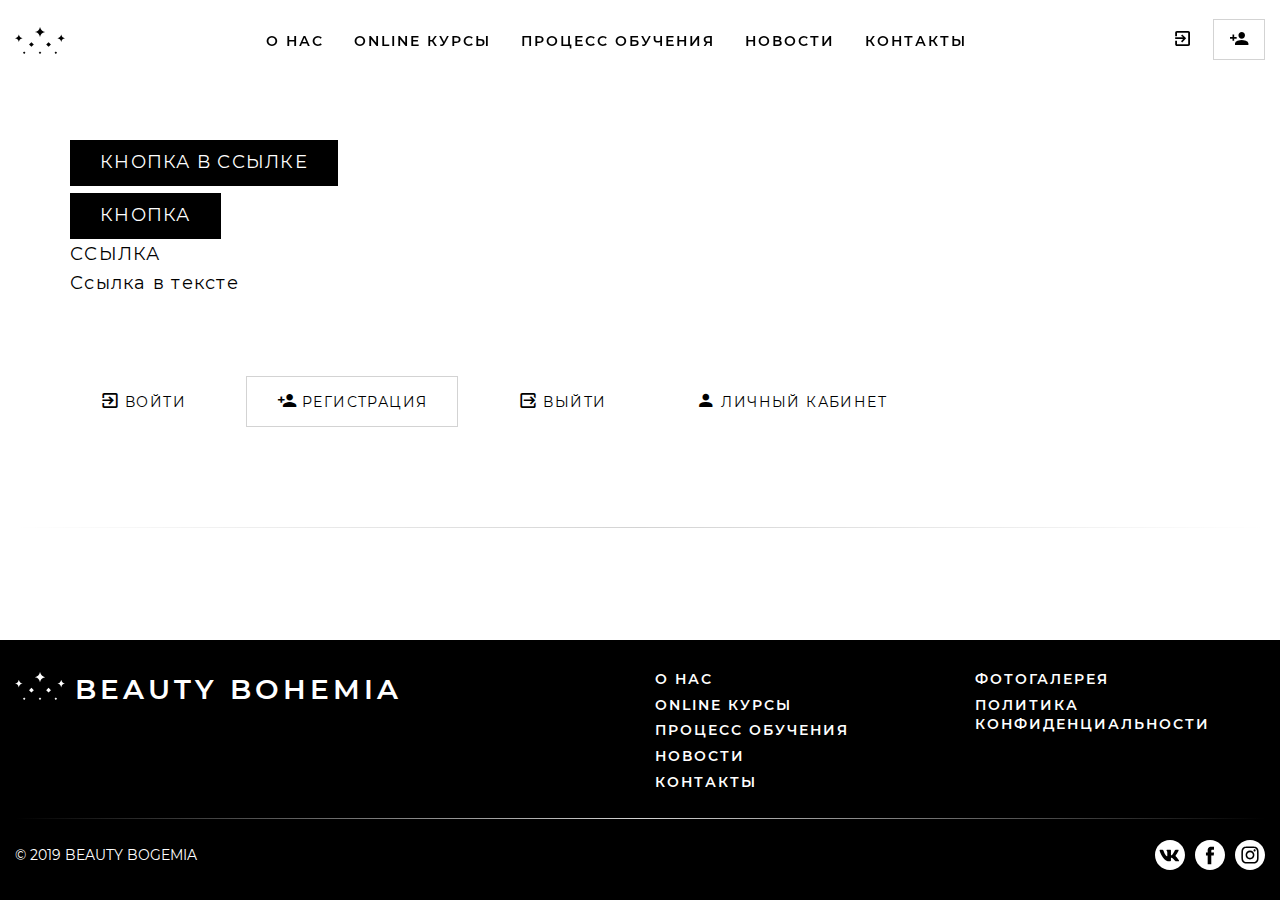
<file: test.html>
<!DOCTYPE html>
<html lang="ru">
  <head>
    <title>Beauty Bohemia</title>
    <meta charset="utf-8">
    <meta http-equiv="X-UA-Compatible" content="IE=edge">
    <meta name="viewport" content="width=device-width, initial-scale=1">
    <link rel="apple-touch-icon" sizes="57x57" href="favicon/apple-icon-57x57.png">
    <link rel="apple-touch-icon" sizes="60x60" href="favicon/apple-icon-60x60.png">
    <link rel="apple-touch-icon" sizes="72x72" href="favicon/apple-icon-72x72.png">
    <link rel="apple-touch-icon" sizes="76x76" href="favicon/apple-icon-76x76.png">
    <link rel="apple-touch-icon" sizes="114x114" href="favicon/apple-icon-114x114.png">
    <link rel="apple-touch-icon" sizes="120x120" href="favicon/apple-icon-120x120.png">
    <link rel="apple-touch-icon" sizes="144x144" href="favicon/apple-icon-144x144.png">
    <link rel="apple-touch-icon" sizes="152x152" href="favicon/apple-icon-152x152.png">
    <link rel="apple-touch-icon" sizes="180x180" href="favicon/apple-icon-180x180.png">
    <link rel="icon" type="image/png" sizes="192x192" href="favicon/android-icon-192x192.png">
    <link rel="icon" type="image/png" sizes="32x32" href="favicon/favicon-32x32.png">
    <link rel="icon" type="image/png" sizes="96x96" href="favicon/favicon-96x96.png">
    <link rel="icon" type="image/png" sizes="16x16" href="favicon/favicon-16x16.png">
    <link rel="manifest" href="favicon/manifest.json">
    <meta name="msapplication-TileColor" content="#ffffff">
    <meta name="msapplication-TileImage" content="favicon/ms-icon-144x144.png">
    <meta name="theme-color" content="#ffffff">
    <!-- libs styles-->
    <link rel="stylesheet" href="libs/styles/libs.min.css">
    <!-- libs js-->
    <script src="libs/scripts/libs.min.js"></script>
    <!-- custom styles-->
    <link rel="stylesheet" href="styles/main.min.css">
    <!-- custom js-->
    <script src="scripts/main.min.js"></script>
  </head>
  <body>
    <!-- preLoader-->
    <div class="LoadScreen"><img class="LoadScreen__img" src="img/load.gif"></div>
    <!-- выпадающее меню-->
    <!-- hamburger-->
    <div class="FgMenu__mainContainer FgMenu__mainContainer--hide">
      <div class="FgMenu__mainContainer__content">
        <!-- btn-->
        <div class="FgMenu__btnContainer FgMenu__btnContainer--whiteBg FgMenu__btnContainer--xRight">
          <div class="FgMenu__btnContainer__item">
            <div class="FgMenu__btnContainer__item__top"></div>
            <div class="FgMenu__btnContainer__item__mid"></div>
            <div class="FgMenu__btnContainer__item__bottom"></div>
          </div>
        </div>
        <h2 class="FgMenu__mainContainer__content__title mid-pd-top">Меню</h2>
        <ul class="FgMenu__mainContainer__content__list std-pd-top">
          <li class="FgMenu__mainContainer__content__list__item"><a class="FgMenu__mainContainer__content__list__item__link" href="about.html">О нас</a></li>
          <li class="FgMenu__mainContainer__content__list__item"><a class="FgMenu__mainContainer__content__list__item__link" href="online-courses.html">Online курсы</a></li>
          <li class="FgMenu__mainContainer__content__list__item"><a class="FgMenu__mainContainer__content__list__item__link" href="learning-process.html">Процесс обучения</a></li>
          <li class="FgMenu__mainContainer__content__list__item"><a class="FgMenu__mainContainer__content__list__item__link" href="news.html">Новости</a></li>
          <li class="FgMenu__mainContainer__content__list__item"><a class="FgMenu__mainContainer__content__list__item__link" href="contacts.html">Контакты</a></li>
        </ul>
      </div>
    </div>
    <!-- шапка сайта-->
    <header class="MainHeader">
      <div class="MainHeader__content">
        <div class="MainHeader__content__left">
                    <div class="MainLogo MainLogo--short MainLogo--black MainLogo--mainHeader"><a class="MainLogo__link" href="index.html">
                        <div class="MainLogo__link__imgContainer"><img class="MainLogo__link__imgContainer__img" src="img/svg/main-logo-black.svg"></div>
                        <div class="MainLogo__link__dscr"><span class="MainLogo__link__dscr__title">Beauty Bohemia</span><span class="MainLogo__link__dscr__text">by Anastasy D</span></div></a></div>
        </div>
        <div class="MainHeader__content__center hidden-xs hidden-sm">
                    <nav class="MainNav">
                      <ul class="MainNav__list">
                        <li class="MainNav__list__item"><a class="MainNav__list__item__link" tabindex="1" href="about.html">О нас</a></li>
                        <li class="MainNav__list__item"><a class="MainNav__list__item__link" tabindex="2" href="online-courses.html">Online курсы</a></li>
                        <li class="MainNav__list__item"><a class="MainNav__list__item__link" tabindex="3" href="learning-process.html">Процесс обучения</a></li>
                        <li class="MainNav__list__item"><a class="MainNav__list__item__link" tabindex="4" href="news.html">Новости</a></li>
                        <li class="MainNav__list__item"><a class="MainNav__list__item__link" tabindex="5" href="contacts.html">Контакты</a></li>
                      </ul>
                    </nav>
        </div>
        <div class="MainHeader__content__right">
          <ul class="AuthBtns AuthBtns--mainHeader">
            <li class="AuthBtns__item"><a class="AuthBtns__item__signIn"><i class="AuthBtns__item__signIn__ico mdi mdi-login-variant"></i><span class="AuthBtns__item__signIn__text">Войти</span></a></li>
            <li class="AuthBtns__item"><a class="AuthBtns__item__signUp"><i class="AuthBtns__item__signUp__ico mdi mdi-account-plus"></i><span class="AuthBtns__item__signUp__text">Регистрация</span></a></li>
          </ul>
          <div class="FgMenu__btnContainer FgMenu__btnContainer--yCenter FgMenu__btnContainer--whiteBg FgMenu__btnContainer--xRight hidden-lg hidden-md">
            <div class="FgMenu__btnContainer__item">
              <div class="FgMenu__btnContainer__item__top"></div>
              <div class="FgMenu__btnContainer__item__mid"></div>
              <div class="FgMenu__btnContainer__item__bottom"></div>
            </div>
          </div>
        </div>
      </div>
    </header>
    <main class="MainContent MainContent--headerPadding">
      <section class="container big-pd-bottom"><a class="ctmBtn">Кнопка в ссылке</a><br>
        <button class="ctmBtn">Кнопка</button><br><a class="ctmLink">Ссылка</a><br><a class="ctmLink ctmLink--lower">Ссылка в тексте</a>
      </section>
      <section class="container big-pd-bottom">
        <ul class="AuthBtns">
          <li class="AuthBtns__item"><a class="AuthBtns__item__signIn"><i class="AuthBtns__item__signIn__ico mdi mdi-login-variant"></i><span class="AuthBtns__item__signIn__text">Войти</span></a></li>
          <li class="AuthBtns__item"><a class="AuthBtns__item__signUp"><i class="AuthBtns__item__signUp__ico mdi mdi-account-plus"></i><span class="AuthBtns__item__signUp__text">Регистрация</span></a></li>
          <li class="AuthBtns__item"><a class="AuthBtns__item__logOut"><i class="AuthBtns__item__logOut__ico mdi mdi-logout-variant"></i><span class="AuthBtns__item__logOut__text">Выйти</span></a></li>
          <li class="AuthBtns__item"><a class="AuthBtns__item__personalArea"><i class="AuthBtns__item__logOut__ico mdi mdi-account"></i><span class="AuthBtns__item__personalArea__text">Личный кабинет</span></a></li>
        </ul>
      </section>
      <div class="container-fluid">
                <hr class="stdHr stdHr--gradGray">
      </div>
    </main>
    <!-- основной футер-->
    <footer class="MainFooter">
      <div class="row">
        <div class="col-md-6 std-pd-bottom-sm std-pd-bottom-xs">
                    <div class="MainLogo MainLogo--short"><a class="MainLogo__link" href="index.html">
                        <div class="MainLogo__link__imgContainer"><img class="MainLogo__link__imgContainer__img" src="img/svg/main-logo-white.svg"></div>
                        <div class="MainLogo__link__dscr"><span class="MainLogo__link__dscr__title">Beauty Bohemia</span><span class="MainLogo__link__dscr__text">by Anastasy D</span></div></a></div>
        </div>
        <div class="col-md-3">
                    <nav class="MainNav MainNav--footer">
                      <ul class="MainNav__list">
                        <li class="MainNav__list__item"><a class="MainNav__list__item__link" tabindex="1" href="about.html">О нас</a></li>
                        <li class="MainNav__list__item"><a class="MainNav__list__item__link" tabindex="2" href="online-courses.html">Online курсы</a></li>
                        <li class="MainNav__list__item"><a class="MainNav__list__item__link" tabindex="3" href="learning-process.html">Процесс обучения</a></li>
                        <li class="MainNav__list__item"><a class="MainNav__list__item__link" tabindex="4" href="news.html">Новости</a></li>
                        <li class="MainNav__list__item"><a class="MainNav__list__item__link" tabindex="5" href="contacts.html">Контакты</a></li>
                      </ul>
                    </nav>
        </div>
        <div class="col-md-3">
                    <nav class="MainNav MainNav--footer">
                      <ul class="MainNav__list">
                        <li class="MainNav__list__item"><a class="MainNav__list__item__link" tabindex="1" href="#">Фотогалерея</a></li>
                        <li class="MainNav__list__item"><a class="MainNav__list__item__link" tabindex="2" href="#">Политика конфиденциальности</a></li>
                      </ul>
                    </nav>
        </div>
      </div>
            <hr class="stdHr stdHr--gradGray">
      <div class="row flex align-items-center">
        <div class="col-xs-6">
                    <div class="DefaultCopyright DefaultCopyright--mainCopyright"><span>© 2019 Beauty bogemia</span></div>
        </div>
        <div class="col-xs-6 text-right">
                    <div class="SocialLinks SocialLinks--right">
                      <ul class="SocialLinks__list">
                        <li class="SocialLinks__list__item"><a class="SocialLinks__list__item__link" href="#"><img class="SocialLinks__list__item__link__img" src="img/svg/VK.svg"></a></li>
                        <li class="SocialLinks__list__item"><a class="SocialLinks__list__item__link" href="#"><img class="SocialLinks__list__item__link__img" src="img/svg/FB.svg"></a></li>
                        <li class="SocialLinks__list__item"><a class="SocialLinks__list__item__link" href="#"><img class="SocialLinks__list__item__link__img" src="img/svg/INSTGRM.svg"></a></li>
                      </ul>
                    </div>
        </div>
      </div>
    </footer>
  </body>
</html>
</file>
<file: styles/main.min.css>
.ctmBtn:hover,.ctmLink:hover{opacity:.7;cursor:pointer}.InstPhoto,.Reviews,.SocialLinks,.ctmBtn{overflow-x:hidden}.AttachedFiles__list__item__link,.AttachedFiles__list__item__link:focus,.AttachedFiles__list__item__link:hover,.AuthBtns__item__logOut,.AuthBtns__item__logOut:focus,.AuthBtns__item__logOut:hover,.AuthBtns__item__personalArea,.AuthBtns__item__personalArea:focus,.AuthBtns__item__personalArea:hover,.AuthBtns__item__signIn,.AuthBtns__item__signIn:focus,.AuthBtns__item__signIn:hover,.AuthBtns__item__signUp,.AuthBtns__item__signUp:focus,.AuthBtns__item__signUp:hover,.CoursePrev__list__item__card,.CoursePrev__list__item__card:focus,.CoursePrev__list__item__card:hover,.FgMenu__mainContainer__content__list__item__link,.FgMenu__mainContainer__content__list__item__link:focus,.FgMenu__mainContainer__content__list__item__link:hover,.InstPhoto__list__item__card,.InstPhoto__list__item__card:focus,.InstPhoto__list__item__card:hover,.MainLogo__link,.MainLogo__link:focus,.MainLogo__link:hover,.MainNav__list__item__link,.MainNav__list__item__link:focus,.MainNav__list__item__link:hover,.News__item__card,.News__item__card:focus,.News__item__card:hover,.Reviews__list__item__card,.Reviews__list__item__card:focus,.Reviews__list__item__card:hover,.ShareLinks__list__item__link,.ShareLinks__list__item__link:focus,.ShareLinks__list__item__link:hover,.SocialLinks__list__item__link,.SocialLinks__list__item__link:focus,.SocialLinks__list__item__link:hover,.mainContacts__list__item__link,.mainContacts__list__item__link:focus,.mainContacts__list__item__link:hover{text-decoration:none;outline:0;color:inherit}.AttachedFiles__list,.AuthBtns,.CoursePrev__list,.Courses,.FgMenu__mainContainer__content__list,.InstPhoto__list,.MainNav__list,.News,.Reviews__list,.ShareLinks__list,.SocialLinks__list,.Stock,.advantages,.mainContacts__list{padding:0;margin:0;list-style-type:none}.MainLogo__link__dscr__title,.News__item__card__dscr__main__text,.News__item__card__dscr__main__title,.PageTitle__content__title{margin:0;padding:0}.CoursePrev{overflow:hidden}.CoursePrev__list,.ShareLinks__list{display:-webkit-box;display:-webkit-flex;display:-moz-box;display:-ms-flexbox;display:flex;-webkit-box-orient:horizontal;-webkit-box-direction:normal;-webkit-flex-direction:row;-moz-box-orient:horizontal;-moz-box-direction:normal;-ms-flex-direction:row;flex-direction:row;margin:0 -15px -30px;-webkit-flex-wrap:wrap;-ms-flex-wrap:wrap;flex-wrap:wrap}.big-mn-left,.big-mn-x{margin-left:80px}.big-mn-right,.big-mn-x{margin-right:80px}.big-mn-top,.big-mn-y{margin-top:80px}.CoursePrev__list__item,.Reviews--threeReviews .Reviews__next,.Reviews--threeReviews .Reviews__pre,.ShareLinks__list__item{-webkit-flex-direction:row;-webkit-box-orient:horizontal;-webkit-box-direction:normal;-moz-box-orient:horizontal;-moz-box-direction:normal}.CoursePrev__list__item,.ShareLinks__list__item{display:-webkit-box;display:-webkit-flex;display:-moz-box;display:-ms-flexbox;display:flex;-ms-flex-direction:row;flex-direction:row;-webkit-box-align:stretch;-webkit-align-items:stretch;-moz-box-align:stretch;-ms-flex-align:stretch;align-items:stretch;padding:0 15px 30px;-webkit-align-self:stretch;-ms-flex-item-align:stretch;align-self:stretch}.FgMenu__btnContainer,.FgMenu__btnContainer__item,.Reviews--threeReviews .Reviews__next,.Reviews--threeReviews .Reviews__pre{display:-webkit-box;display:-webkit-flex;display:-moz-box;display:-ms-flexbox}.AuthorInfo__card__imgContainer__img,.CoursePrev__list__item__card,.InstPhoto__list__item__card__imgContainer__img,.News__item__card__imgContainer__img,.PageTitle__bg,.ProfileInfo__imgContainer__img,.Stock__item__left,.Stock__item__right,.User__imgContainer__img,.startScreen{background-size:cover;background-position:center center;background-repeat:no-repeat}.scrollbar::-webkit-scrollbar-track,body::-webkit-scrollbar-track,html::-webkit-scrollbar-track{-webkit-box-shadow:none;border-radius:0;background-color:#e4e4e4}.scrollbar::-webkit-scrollbar,body::-webkit-scrollbar,html::-webkit-scrollbar{width:12px;background-color:#e4e4e4;border-radius:0}.scrollbar::-webkit-scrollbar-thumb,body::-webkit-scrollbar-thumb,html::-webkit-scrollbar-thumb{border-radius:0;-webkit-box-shadow:none;background-color:#000}.Reviews--threeReviews .Reviews__next,.Reviews--threeReviews .Reviews__pre{position:absolute;top:0;display:flex;height:100%;-ms-flex-direction:row;flex-direction:row;-webkit-box-align:center;-webkit-align-items:center;-moz-box-align:center;-ms-flex-align:center;align-items:center;-webkit-box-pack:center;-webkit-justify-content:center;-moz-box-pack:center;-ms-flex-pack:center;justify-content:center;z-index:1;color:#000;cursor:pointer;-webkit-transition:opacity .5s ease-in-out;-o-transition:opacity .5s ease-in-out;-moz-transition:opacity .5s ease-in-out;transition:opacity .5s ease-in-out}.FgMenu__mainContainer__content__list__item__link:focus,.FgMenu__mainContainer__content__list__item__link:hover{color:inherit}.FgMenu__bg,.FgMenu__mainContainer{-webkit-transition:.3s;-o-transition:.3s;-moz-transition:.3s}.FgMenu__btnContainer{position:relative;display:flex;-webkit-box-orient:horizontal;-webkit-box-direction:normal;-webkit-flex-direction:row;-moz-box-orient:horizontal;-moz-box-direction:normal;-ms-flex-direction:row;flex-direction:row}.FgMenu__btnContainer--xLeft{-webkit-box-pack:start;-webkit-justify-content:flex-start;-moz-box-pack:start;-ms-flex-pack:start;justify-content:flex-start}.FgMenu__btnContainer--xRight{-webkit-box-pack:end;-webkit-justify-content:flex-end;-moz-box-pack:end;-ms-flex-pack:end;justify-content:flex-end}.FgMenu__btnContainer--xCenter{-webkit-box-pack:center;-webkit-justify-content:center;-moz-box-pack:center;-ms-flex-pack:center;justify-content:center}.FgMenu__btnContainer--yTop{-webkit-box-align:start;-webkit-align-items:flex-start;-moz-box-align:start;-ms-flex-align:start;align-items:flex-start}.FgMenu__btnContainer--yCenter{-webkit-box-align:center;-webkit-align-items:center;-moz-box-align:center;-ms-flex-align:center;align-items:center}.FgMenu__btnContainer--yEnd{-webkit-box-align:end;-webkit-align-items:flex-end;-moz-box-align:end;-ms-flex-align:end;align-items:flex-end}.FgMenu__btnContainer__item,body{-webkit-flex-direction:column;-webkit-box-orient:vertical;-moz-box-orient:vertical;-webkit-box-direction:normal;-moz-box-direction:normal}.FgMenu__btnContainer__item{width:22px;height:14px;display:flex;-ms-flex-direction:column;flex-direction:column;-webkit-box-pack:justify;-webkit-justify-content:space-between;-moz-box-pack:justify;-ms-flex-pack:justify;justify-content:space-between;-webkit-box-align:center;-webkit-align-items:center;-moz-box-align:center;-ms-flex-align:center;align-items:center;cursor:pointer;position:relative}.FgMenu__btnContainer__item__bottom,.FgMenu__btnContainer__item__mid,.FgMenu__btnContainer__item__top{width:100%;height:2px}.FgMenu__btnContainer--blackBg .FgMenu__btnContainer__item__bottom,.FgMenu__btnContainer--blackBg .FgMenu__btnContainer__item__mid,.FgMenu__btnContainer--blackBg .FgMenu__btnContainer__item__top{background-color:#fff}.FgMenu__btnContainer--whiteBg .FgMenu__btnContainer__item__bottom,.FgMenu__btnContainer--whiteBg .FgMenu__btnContainer__item__mid,.FgMenu__btnContainer--whiteBg .FgMenu__btnContainer__item__top{background-color:#333}.FgMenu__btnContainer--active .FgMenu__btnContainer__item{height:18px}.FgMenu__btnContainer--active .FgMenu__btnContainer__item__top{position:absolute;-webkit-transform:rotate(45deg);-moz-transform:rotate(45deg);-ms-transform:rotate(45deg);-o-transform:rotate(45deg);transform:rotate(45deg);z-index:1;top:8px}.FgMenu__btnContainer--active .FgMenu__btnContainer__item__mid{position:absolute;top:9px;background-color:rgba(0,0,0,0)}.FgMenu__btnContainer--active .FgMenu__btnContainer__item__bottom{position:absolute;-webkit-transform:rotate(-45deg);-moz-transform:rotate(-45deg);-ms-transform:rotate(-45deg);-o-transform:rotate(-45deg);transform:rotate(-45deg);z-index:2;top:8px}.FgMenu__btnContainer--icon .FgMenu__btnContainer__item{height:auto}.FgMenu__mainContainer{display:-webkit-box;display:-webkit-flex;display:-moz-box;display:-ms-flexbox;display:flex;width:100%;position:fixed;height:100%;z-index:1000;background-color:#fff;transition:.3s;box-size:border-box}.FgMenu__mainContainer__content{padding:30px 30px 0;width:100%;overflow-y:auto;opacity:1;-webkit-transition:.1s;-o-transition:.1s;-moz-transition:.1s;transition:.1s}.big-pd-left,.big-pd-x{padding-left:80px}.big-pd-right,.big-pd-x{padding-right:80px}.big-pd-top,.big-pd-y{padding-top:80px}.big-pd-bottom,.big-pd-y{padding-bottom:80px}.FgMenu__mainContainer__content--hide{opacity:0!important}.FgMenu__mainContainer__content__list{text-align:center}.FgMenu__mainContainer__content__list__item__link{position:relative;font-family:Montserrat-SemiBold;color:#333;display:inline-block;font-size:1rem;letter-spacing:2px;-webkit-transition:color .3s ease-in-out;-o-transition:color .3s ease-in-out;-moz-transition:color .3s ease-in-out;transition:color .3s ease-in-out;text-transform:uppercase;margin-bottom:3px}.FgMenu__bg,.vueEl,body{display:-webkit-box;display:-webkit-flex;display:-moz-box;display:-ms-flexbox}.big-mn-bottom,.big-mn-y{margin-bottom:80px}.FgMenu__mainContainer__content__list__item__link::after{-moz-box-sizing:inherit;box-sizing:inherit;content:'';position:absolute;bottom:0;left:0;width:0;height:1px;background-color:#000;-webkit-transition:width .25s ease-in-out;-o-transition:width .25s ease-in-out;-moz-transition:width .25s ease-in-out;transition:width .25s ease-in-out}.FgMenu__mainContainer__content__list__item__link:hover::after,.FgMenu__mainContainer__content__list__item__link:hover:focus::after{width:100%}.FgMenu__mainContainer__content__list__item__link:focus::after{width:0}.FgMenu__mainContainer--hide{height:0!important}.FgMenu__mainContainer--hide .FgMenu__mainContainer__content{padding-top:0}.FgMenu__mainContainer--blackBg .FgMenu__mainContainer__content__list{padding:0;margin:30px 0;list-style-type:none}.FgMenu__mainContainer--blackBg .FgMenu__mainContainer__content__list__item__link{padding:10px 0;color:#e9e9e9}.FgMenu__mainContainer--blackBg .FgMenu__mainContainer__content__list .FgMenu__mainContainer__content__list{padding-left:10px;margin-top:0;margin-bottom:15px}.FgMenu__bg{display:flex;width:100%;position:fixed;height:100%;z-index:999;background-color:#c8c8c8;opacity:.6;transition:.3s}.FgMenu__bg--hide{opacity:0!important;-webkit-transition:.3s;-o-transition:.3s;-moz-transition:.3s;transition:.3s}.FgMenu__noScrolling{overflow-y:hidden}body,html{height:100%;font-family:Montserrat-Regular,sans-serif;font-size:20px;line-height:1.42857143;color:#000}body{display:flex;-ms-flex-direction:column;flex-direction:column}.vueEl{height:100%;display:flex;-webkit-box-orient:vertical;-webkit-box-direction:normal;-webkit-flex-direction:column;-moz-box-orient:vertical;-moz-box-direction:normal;-ms-flex-direction:column;flex-direction:column}.SocialLinks,.flex{display:-webkit-box;display:-webkit-flex;display:-moz-box;display:-ms-flexbox}.MainContent{-webkit-box-flex:1;-webkit-flex:1 0 auto;-moz-box-flex:1;-ms-flex:1 0 auto;flex:1 0 auto}.MainFooter{-webkit-flex-shrink:0;-ms-flex-negative:0;flex-shrink:0}.SocialLinks,.r-flex{-webkit-flex-direction:row}.flex{display:flex}.r-flex{-webkit-box-orient:horizontal;-webkit-box-direction:normal;-moz-box-orient:horizontal;-moz-box-direction:normal;-ms-flex-direction:row;flex-direction:row;-webkit-flex-wrap:wrap;-ms-flex-wrap:wrap;flex-wrap:wrap}.MainLogo__link,.c-flex{-webkit-flex-direction:column}.c-flex{-webkit-box-orient:vertical;-webkit-box-direction:normal;-moz-box-orient:vertical;-moz-box-direction:normal;-ms-flex-direction:column;flex-direction:column}.justify-content-start{-webkit-box-pack:start;-webkit-justify-content:flex-start;-moz-box-pack:start;-ms-flex-pack:start;justify-content:flex-start}.justify-content-center{-webkit-box-pack:center;-webkit-justify-content:center;-moz-box-pack:center;-ms-flex-pack:center;justify-content:center}.justify-content-end{-webkit-box-pack:end;-webkit-justify-content:flex-end;-moz-box-pack:end;-ms-flex-pack:end;justify-content:flex-end}.justify-content-space-between{-webkit-box-pack:justify;-webkit-justify-content:space-between;-moz-box-pack:justify;-ms-flex-pack:justify;justify-content:space-between}.align-items-center{-webkit-box-align:center;-webkit-align-items:center;-moz-box-align:center;-ms-flex-align:center;align-items:center}.align-items-start{-webkit-box-align:start;-webkit-align-items:flex-start;-moz-box-align:start;-ms-flex-align:start;align-items:flex-start}.align-self-stretch{-webkit-align-self:stretch;-ms-flex-item-align:stretch;align-self:stretch}.no-wrap{-webkit-flex-wrap:nowrap;-ms-flex-wrap:nowrap;flex-wrap:nowrap}.wrap{-webkit-flex-wrap:wrap;-ms-flex-wrap:wrap;flex-wrap:wrap}@media (min-width:1200px){.lg-flex{display:-webkit-box;display:-webkit-flex;display:-moz-box;display:-ms-flexbox;display:flex}.lg-justify-content-start{-webkit-box-pack:start;-webkit-justify-content:flex-start;-moz-box-pack:start;-ms-flex-pack:start;justify-content:flex-start}}@media (max-width:1199.99px){.FgMenu__mainContainer{width:100%}.md-flex{display:-webkit-box;display:-webkit-flex;display:-moz-box;display:-ms-flexbox;display:flex}.md-justify-content-start{-webkit-box-pack:start;-webkit-justify-content:flex-start;-moz-box-pack:start;-ms-flex-pack:start;justify-content:flex-start}}@media (max-width:991.99px){.FgMenu__mainContainer{width:100%}.sm-flex{display:-webkit-box;display:-webkit-flex;display:-moz-box;display:-ms-flexbox;display:flex}.sm-justify-content-start{-webkit-box-pack:start;-webkit-justify-content:flex-start;-moz-box-pack:start;-ms-flex-pack:start;justify-content:flex-start}}@media (max-width:767.99px){.FgMenu__mainContainer{width:100%}.FgMenu__mainContainer .navbar-form{padding:0 15px;box-shadow:none;border:none}.xs-flex{display:-webkit-box;display:-webkit-flex;display:-moz-box;display:-ms-flexbox;display:flex}.xs-justify-content-start{-webkit-box-pack:start;-webkit-justify-content:flex-start;-moz-box-pack:start;-ms-flex-pack:start;justify-content:flex-start}.xs-justify-content-center{-webkit-box-pack:center;-webkit-justify-content:center;-moz-box-pack:center;-ms-flex-pack:center;justify-content:center}.xs-flex-direction-column{-webkit-box-orient:vertical;-webkit-box-direction:normal;-webkit-flex-direction:column;-moz-box-orient:vertical;-moz-box-direction:normal;-ms-flex-direction:column;flex-direction:column}.xs-align-items-center{-webkit-box-align:center;-webkit-align-items:center;-moz-box-align:center;-ms-flex-align:center;align-items:center}}.SocialLinks,.SocialLinks__list{-webkit-box-orient:horizontal;-webkit-box-direction:normal;-moz-box-orient:horizontal;-moz-box-direction:normal}.big-pd{padding:80px}.mid-pd-left,.mid-pd-x{padding-left:60px}.mid-pd-right,.mid-pd-x{padding-right:60px}.mid-pd-top,.mid-pd-y{padding-top:60px}.mid-pd-bottom,.mid-pd-y{padding-bottom:60px}.big-mn{margin:80px}.mid-mn-left,.mid-mn-x{margin-left:60px}.mid-mn-right,.mid-mn-x{margin-right:60px}.mid-mn-top,.mid-mn-y{margin-top:60px}.mid-mn-bottom,.mid-mn-y{margin-bottom:60px}.mid-pd{padding:60px}.std-pd-left,.std-pd-x{padding-left:30px}.std-pd-right,.std-pd-x{padding-right:30px}.std-pd-top,.std-pd-y{padding-top:30px}.std-pd-bottom,.std-pd-y{padding-bottom:30px}.mid-mn{margin:60px}.std-mn-left,.std-mn-x{margin-left:30px}.std-mn-right,.std-mn-x{margin-right:30px}.std-mn-top,.std-mn-y{margin-top:30px}.std-mn-bottom,.std-mn-y{margin-bottom:30px}.std-pd{padding:30px}.sml-pd-left,.sml-pd-x{padding-left:15px}.sml-pd-right,.sml-pd-x{padding-right:15px}.sml-pd-top,.sml-pd-y{padding-top:15px}.sml-pd-bottom,.sml-pd-y{padding-bottom:15px}.std-mn{margin:30px}.sml-mn-left,.sml-mn-x{margin-left:15px}.sml-mn-right,.sml-mn-x{margin-right:15px}.sml-mn-top,.sml-mn-y{margin-top:15px}.sml-mn-bottom,.sml-mn-y{margin-bottom:15px}.sml-pd{padding:15px}.xsm-pd-left,.xsm-pd-x{padding-left:5px}.xsm-pd-right,.xsm-pd-x{padding-right:5px}.xsm-pd-top,.xsm-pd-y{padding-top:5px}.xsm-pd-bottom,.xsm-pd-y{padding-bottom:5px}.sml-mn{margin:15px}.xsm-mn-left,.xsm-mn-x{margin-left:5px}.xsm-mn-right,.xsm-mn-x{margin-right:5px}.xsm-mn-top,.xsm-mn-y{margin-top:5px}.xsm-mn-bottom,.xsm-mn-y{margin-bottom:5px}.xsm-pd{padding:5px}.xsm-mn{margin:5px}@media (min-width:1200px){.big-pd-left-lg,.big-pd-x-lg{padding-left:80px}.big-pd-right-lg,.big-pd-x-lg{padding-right:80px}.big-pd-top-lg,.big-pd-y-lg{padding-top:80px}.big-pd-bottom-lg,.big-pd-y-lg{padding-bottom:80px}.big-mn-left-lg,.big-mn-x-lg{margin-left:80px}.big-mn-right-lg,.big-mn-x-lg{margin-right:80px}.big-mn-top-lg,.big-mn-y-lg{margin-top:80px}.big-mn-bottom-lg,.big-mn-y-lg{margin-bottom:80px}.big-pd-lg{padding:80px}.mid-pd-left-lg,.mid-pd-x-lg{padding-left:60px}.mid-pd-right-lg,.mid-pd-x-lg{padding-right:60px}.mid-pd-top-lg,.mid-pd-y-lg{padding-top:60px}.mid-pd-bottom-lg,.mid-pd-y-lg{padding-bottom:60px}.big-mn-lg{margin:80px}.mid-mn-left-lg,.mid-mn-x-lg{margin-left:60px}.mid-mn-right-lg,.mid-mn-x-lg{margin-right:60px}.mid-mn-top-lg,.mid-mn-y-lg{margin-top:60px}.mid-mn-bottom-lg,.mid-mn-y-lg{margin-bottom:60px}.mid-pd-lg{padding:60px}.std-pd-left-lg,.std-pd-x-lg{padding-left:30px}.std-pd-right-lg,.std-pd-x-lg{padding-right:30px}.std-pd-top-lg,.std-pd-y-lg{padding-top:30px}.std-pd-bottom-lg,.std-pd-y-lg{padding-bottom:30px}.mid-mn-lg{margin:60px}.std-mn-left-lg,.std-mn-x-lg{margin-left:30px}.std-mn-right-lg,.std-mn-x-lg{margin-right:30px}.std-mn-top-lg,.std-mn-y-lg{margin-top:30px}.std-mn-bottom-lg,.std-mn-y-lg{margin-bottom:30px}.std-pd-lg{padding:30px}.sml-pd-left-lg,.sml-pd-x-lg{padding-left:15px}.sml-pd-right-lg,.sml-pd-x-lg{padding-right:15px}.sml-pd-top-lg,.sml-pd-y-lg{padding-top:15px}.sml-pd-bottom-lg,.sml-pd-y-lg{padding-bottom:15px}.std-mn-lg{margin:30px}.sml-mn-left-lg,.sml-mn-x-lg{margin-left:15px}.sml-mn-right-lg,.sml-mn-x-lg{margin-right:15px}.sml-mn-top-lg,.sml-mn-y-lg{margin-top:15px}.sml-mn-bottom-lg,.sml-mn-y-lg{margin-bottom:15px}.sml-pd-lg{padding:15px}.xsm-pd-left-lg,.xsm-pd-x-lg{padding-left:5px}.xsm-pd-right-lg,.xsm-pd-x-lg{padding-right:5px}.xsm-pd-top-lg,.xsm-pd-y-lg{padding-top:5px}.xsm-pd-bottom-lg,.xsm-pd-y-lg{padding-bottom:5px}.sml-mn-lg{margin:15px}.xsm-mn-left-lg,.xsm-mn-x-lg{margin-left:5px}.xsm-mn-right-lg,.xsm-mn-x-lg{margin-right:5px}.xsm-mn-top-lg,.xsm-mn-y-lg{margin-top:5px}.xsm-mn-bottom-lg,.xsm-mn-y-lg{margin-bottom:5px}.xsm-pd-lg{padding:5px}.xsm-mn-lg{margin:5px}}@media (max-width:1199px){.big-pd-left-md,.big-pd-x-md{padding-left:80px}.big-pd-right-md,.big-pd-x-md{padding-right:80px}.big-pd-top-md,.big-pd-y-md{padding-top:80px}.big-pd-bottom-md,.big-pd-y-md{padding-bottom:80px}.big-mn-left-md,.big-mn-x-md{margin-left:80px}.big-mn-right-md,.big-mn-x-md{margin-right:80px}.big-mn-top-md,.big-mn-y-md{margin-top:80px}.big-mn-bottom-md,.big-mn-y-md{margin-bottom:80px}.big-pd-md{padding:80px}.mid-pd-left-md,.mid-pd-x-md{padding-left:60px}.mid-pd-right-md,.mid-pd-x-md{padding-right:60px}.mid-pd-top-md,.mid-pd-y-md{padding-top:60px}.mid-pd-bottom-md,.mid-pd-y-md{padding-bottom:60px}.big-mn-md{margin:80px}.mid-mn-left-md,.mid-mn-x-md{margin-left:60px}.mid-mn-right-md,.mid-mn-x-md{margin-right:60px}.mid-mn-top-md,.mid-mn-y-md{margin-top:60px}.mid-mn-bottom-md,.mid-mn-y-md{margin-bottom:60px}.mid-pd-md{padding:60px}.std-pd-left-md,.std-pd-x-md{padding-left:30px}.std-pd-right-md,.std-pd-x-md{padding-right:30px}.std-pd-top-md,.std-pd-y-md{padding-top:30px}.std-pd-bottom-md,.std-pd-y-md{padding-bottom:30px}.mid-mn-md{margin:60px}.std-mn-left-md,.std-mn-x-md{margin-left:30px}.std-mn-right-md,.std-mn-x-md{margin-right:30px}.std-mn-top-md,.std-mn-y-md{margin-top:30px}.std-mn-bottom-md,.std-mn-y-md{margin-bottom:30px}.std-pd-md{padding:30px}.sml-pd-left-md,.sml-pd-x-md{padding-left:15px}.sml-pd-right-md,.sml-pd-x-md{padding-right:15px}.sml-pd-top-md,.sml-pd-y-md{padding-top:15px}.sml-pd-bottom-md,.sml-pd-y-md{padding-bottom:15px}.std-mn-md{margin:30px}.sml-mn-left-md,.sml-mn-x-md{margin-left:15px}.sml-mn-right-md,.sml-mn-x-md{margin-right:15px}.sml-mn-top-md,.sml-mn-y-md{margin-top:15px}.sml-mn-bottom-md,.sml-mn-y-md{margin-bottom:15px}.sml-pd-md{padding:15px}.xsm-pd-left-md,.xsm-pd-x-md{padding-left:5px}.xsm-pd-right-md,.xsm-pd-x-md{padding-right:5px}.xsm-pd-top-md,.xsm-pd-y-md{padding-top:5px}.xsm-pd-bottom-md,.xsm-pd-y-md{padding-bottom:5px}.sml-mn-md{margin:15px}.xsm-mn-left-md,.xsm-mn-x-md{margin-left:5px}.xsm-mn-right-md,.xsm-mn-x-md{margin-right:5px}.xsm-mn-top-md,.xsm-mn-y-md{margin-top:5px}.xsm-mn-bottom-md,.xsm-mn-y-md{margin-bottom:5px}.xsm-pd-md{padding:5px}.xsm-mn-md{margin:5px}}@media (max-width:991.9px){.big-pd-left-sm,.big-pd-x-sm{padding-left:80px}.big-pd-right-sm,.big-pd-x-sm{padding-right:80px}.big-pd-top-sm,.big-pd-y-sm{padding-top:80px}.big-pd-bottom-sm,.big-pd-y-sm{padding-bottom:80px}.big-mn-left-sm,.big-mn-x-sm{margin-left:80px}.big-mn-right-sm,.big-mn-x-sm{margin-right:80px}.big-mn-top-sm,.big-mn-y-sm{margin-top:80px}.big-mn-bottom-sm,.big-mn-y-sm{margin-bottom:80px}.big-pd-sm{padding:80px}.mid-pd-left-sm,.mid-pd-x-sm{padding-left:60px}.mid-pd-right-sm,.mid-pd-x-sm{padding-right:60px}.mid-pd-top-sm,.mid-pd-y-sm{padding-top:60px}.mid-pd-bottom-sm,.mid-pd-y-sm{padding-bottom:60px}.big-mn-sm{margin:80px}.mid-mn-left-sm,.mid-mn-x-sm{margin-left:60px}.mid-mn-right-sm,.mid-mn-x-sm{margin-right:60px}.mid-mn-top-sm,.mid-mn-y-sm{margin-top:60px}.mid-mn-bottom-sm,.mid-mn-y-sm{margin-bottom:60px}.mid-pd-sm{padding:60px}.std-pd-left-sm,.std-pd-x-sm{padding-left:30px}.std-pd-right-sm,.std-pd-x-sm{padding-right:30px}.std-pd-top-sm,.std-pd-y-sm{padding-top:30px}.std-pd-bottom-sm,.std-pd-y-sm{padding-bottom:30px}.mid-mn-sm{margin:60px}.std-mn-left-sm,.std-mn-x-sm{margin-left:30px}.std-mn-right-sm,.std-mn-x-sm{margin-right:30px}.std-mn-top-sm,.std-mn-y-sm{margin-top:30px}.std-mn-bottom-sm,.std-mn-y-sm{margin-bottom:30px}.std-pd-sm{padding:30px}.sml-pd-left-sm,.sml-pd-x-sm{padding-left:15px}.sml-pd-right-sm,.sml-pd-x-sm{padding-right:15px}.sml-pd-top-sm,.sml-pd-y-sm{padding-top:15px}.sml-pd-bottom-sm,.sml-pd-y-sm{padding-bottom:15px}.std-mn-sm{margin:30px}.sml-mn-left-sm,.sml-mn-x-sm{margin-left:15px}.sml-mn-right-sm,.sml-mn-x-sm{margin-right:15px}.sml-mn-top-sm,.sml-mn-y-sm{margin-top:15px}.sml-mn-bottom-sm,.sml-mn-y-sm{margin-bottom:15px}.sml-pd-sm{padding:15px}.xsm-pd-left-sm,.xsm-pd-x-sm{padding-left:5px}.xsm-pd-right-sm,.xsm-pd-x-sm{padding-right:5px}.xsm-pd-top-sm,.xsm-pd-y-sm{padding-top:5px}.xsm-pd-bottom-sm,.xsm-pd-y-sm{padding-bottom:5px}.sml-mn-sm{margin:15px}.xsm-mn-left-sm,.xsm-mn-x-sm{margin-left:5px}.xsm-mn-right-sm,.xsm-mn-x-sm{margin-right:5px}.xsm-mn-top-sm,.xsm-mn-y-sm{margin-top:5px}.xsm-mn-bottom-sm,.xsm-mn-y-sm{margin-bottom:5px}.xsm-pd-sm{padding:5px}.xsm-mn-sm{margin:5px}}@media (max-width:767.9px){.big-pd-left-xs,.big-pd-x-xs{padding-left:80px}.big-pd-right-xs,.big-pd-x-xs{padding-right:80px}.big-pd-top-xs,.big-pd-y-xs{padding-top:80px}.big-pd-bottom-xs,.big-pd-y-xs{padding-bottom:80px}.big-mn-left-xs,.big-mn-x-xs{margin-left:80px}.big-mn-right-xs,.big-mn-x-xs{margin-right:80px}.big-mn-top-xs,.big-mn-y-xs{margin-top:80px}.big-mn-bottom-xs,.big-mn-y-xs{margin-bottom:80px}.big-pd-xs{padding:80px}.mid-pd-left-xs,.mid-pd-x-xs{padding-left:60px}.mid-pd-right-xs,.mid-pd-x-xs{padding-right:60px}.mid-pd-top-xs,.mid-pd-y-xs{padding-top:60px}.mid-pd-bottom-xs,.mid-pd-y-xs{padding-bottom:60px}.big-mn-xs{margin:80px}.mid-mn-left-xs,.mid-mn-x-xs{margin-left:60px}.mid-mn-right-xs,.mid-mn-x-xs{margin-right:60px}.mid-mn-top-xs,.mid-mn-y-xs{margin-top:60px}.mid-mn-bottom-xs,.mid-mn-y-xs{margin-bottom:60px}.mid-pd-xs{padding:60px}.std-pd-left-xs,.std-pd-x-xs{padding-left:30px}.std-pd-right-xs,.std-pd-x-xs{padding-right:30px}.std-pd-top-xs,.std-pd-y-xs{padding-top:30px}.std-pd-bottom-xs,.std-pd-y-xs{padding-bottom:30px}.mid-mn-xs{margin:60px}.std-mn-left-xs,.std-mn-x-xs{margin-left:30px}.std-mn-right-xs,.std-mn-x-xs{margin-right:30px}.std-mn-top-xs,.std-mn-y-xs{margin-top:30px}.std-mn-bottom-xs,.std-mn-y-xs{margin-bottom:30px}.std-pd-xs{padding:30px}.sml-pd-left-xs,.sml-pd-x-xs{padding-left:15px}.sml-pd-right-xs,.sml-pd-x-xs{padding-right:15px}.sml-pd-top-xs,.sml-pd-y-xs{padding-top:15px}.sml-pd-bottom-xs,.sml-pd-y-xs{padding-bottom:15px}.std-mn-xs{margin:30px}.sml-mn-left-xs,.sml-mn-x-xs{margin-left:15px}.sml-mn-right-xs,.sml-mn-x-xs{margin-right:15px}.sml-mn-top-xs,.sml-mn-y-xs{margin-top:15px}.sml-mn-bottom-xs,.sml-mn-y-xs{margin-bottom:15px}.sml-pd-xs{padding:15px}.xsm-pd-left-xs,.xsm-pd-x-xs{padding-left:5px}.xsm-pd-right-xs,.xsm-pd-x-xs{padding-right:5px}.xsm-pd-top-xs,.xsm-pd-y-xs{padding-top:5px}.xsm-pd-bottom-xs,.xsm-pd-y-xs{padding-bottom:5px}.sml-mn-xs{margin:15px}.xsm-mn-left-xs,.xsm-mn-x-xs{margin-left:5px}.xsm-mn-right-xs,.xsm-mn-x-xs{margin-right:5px}.xsm-mn-top-xs,.xsm-mn-y-xs{margin-top:5px}.xsm-mn-bottom-xs,.xsm-mn-y-xs{margin-bottom:5px}.xsm-pd-xs{padding:5px}.xsm-mn-xs{margin:5px}}.h1,.h2,h1,h2{letter-spacing:.14em;margin:0;padding:0;color:#000;font-family:Montserrat-Bold;text-transform:uppercase;text-align:center}@font-face{font-family:Montserrat-Regular;font-weight:400;font-style:normal;src:url(../fonts/Montserrat/Montserrat-Regular.woff)}@font-face{font-family:Montserrat-Bold;font-weight:400;font-style:normal;src:url(../fonts/Montserrat/Montserrat-Bold.woff)}@font-face{font-family:Montserrat-SemiBold;font-weight:400;font-style:normal;src:url(../fonts/Montserrat/Montserrat-SemiBold.woff)}@font-face{font-family:Montserrat-Italic;font-weight:400;font-style:normal;src:url(../fonts/Montserrat/Montserrat-Italic.woff)}.h1,h1{font-size:2rem}.h2,h2{font-size:1.2rem}.h2.smallTitle,h2.smallTitle{font-size:1rem;font-family:Montserrat-Regular}.h3,h3{font-family:Montserrat-Bold;font-size:1.1rem;color:#000}.h4,h4,p{font-size:1rem}.h4,h4{font-family:Montserrat-Bold;color:#000}.ctmBtn,.ctmLink{display:inline-block;font-size:.9rem;letter-spacing:.07em;outline:0}.whiteFont{color:#fff}.subWhiteFont{color:#e4e4e4}.ctmLink,.ctmLink:focus,.ctmLink:hover{text-decoration:none;color:#000}.boldFont{font-family:Montserrat-Bold}.mediumFont{font-family:Montserrat-Regular}@media (max-width:1199px){body,html{font-size:18px}}@media (max-width:991px){body,html{font-size:16px}}.accentBg{background-color:#000}.subBg{background-color:#fcf2f1}.subBg2{background-color:#fffadc}.subBg3{background-color:#ebfaff}.ctmLink{border-bottom:1px solid #000;text-transform:uppercase;-webkit-transition:opacity .3s ease-in-out;-o-transition:opacity .3s ease-in-out;-moz-transition:opacity .3s ease-in-out;transition:opacity .3s ease-in-out;border:none;background:0 0}.SocialLinks__list__item__link,.ctmBtn{-webkit-transition:opacity .3s ease-in-out;-o-transition:opacity .3s ease-in-out;-moz-transition:opacity .3s ease-in-out}.ctmLink:focus{cursor:pointer}.ctmBtn,.ctmBtn:focus,.ctmBtn:hover{color:#fff;text-decoration:none;background-color:#000}.ctmLink--noBorder{border-bottom:none}.ctmLink--lower{text-transform:none}.DefaultCopyright--mainCopyright,.ShareLinks__title,.ctmBtn{text-transform:uppercase}.ctmBtn{padding:10px 30px;border:none;transition:opacity .3s ease-in-out;max-width:100%;text-align:center}.AttachedFiles__list__item__link:hover,.ShareLinks__list__item__link:hover,.SocialLinks__list__item__link:hover{opacity:.6}.ctmBtn:focus{cursor:pointer}.ctmBtn--bigBtn{padding:20px 60px}.ShareLinks__list__item,.SocialLinks__list__item{padding:0 5px}.DefaultCopyright{color:inherit;font-size:.7rem}.SocialLinks{display:flex;-ms-flex-direction:row;flex-direction:row}.ShareLinks,.SocialLinks__list{display:-webkit-box;display:-webkit-flex;display:-moz-box;display:-ms-flexbox}.SocialLinks__list{display:flex;-webkit-flex-direction:row;-ms-flex-direction:row;flex-direction:row;list-style-type:none;margin-left:-5px;margin-right:-5px}.SocialLinks__list__item__link{transition:opacity .3s ease-in-out}.SocialLinks__list__item__link__img{width:30px;height:30px}.SocialLinks--right{-webkit-box-pack:end;-webkit-justify-content:flex-end;-moz-box-pack:end;-ms-flex-pack:end;justify-content:flex-end}.ErrorPage,.ShareLinks{-webkit-box-orient:horizontal;-webkit-box-direction:normal;-webkit-flex-direction:row;-moz-box-orient:horizontal;-moz-box-direction:normal}.ShareLinks{color:#000;display:flex;-ms-flex-direction:row;flex-direction:row;-webkit-box-pack:center;-webkit-justify-content:center;-moz-box-pack:center;-ms-flex-pack:center;justify-content:center;-webkit-box-align:center;-webkit-align-items:center;-moz-box-align:center;-ms-flex-align:center;align-items:center}.ErrorPage,.LoadScreen{display:-webkit-box;display:-webkit-flex;display:-moz-box;display:-ms-flexbox;height:100vh;width:100%}.ShareLinks__title{margin-right:15px;letter-spacing:2px;font-size:.8rem}.ShareLinks__list{margin:0 -5px}.ShareLinks__list__item__link{-webkit-transition:opacity .3s ease-in-out;-o-transition:opacity .3s ease-in-out;-moz-transition:opacity .3s ease-in-out;transition:opacity .3s ease-in-out}.AttachedFiles__list__item__link,.AuthBtns__item__signIn__text::after{-webkit-transition:.3s ease-in-out;-o-transition:.3s ease-in-out;-moz-transition:.3s ease-in-out}.ShareLinks__list__item__link__ico{font-size:1.5rem}.ErrorPage{display:flex;-ms-flex-direction:row;flex-direction:row;-webkit-box-pack:center;-webkit-justify-content:center;-moz-box-pack:center;-ms-flex-pack:center;justify-content:center;-webkit-box-align:center;-webkit-align-items:center;-moz-box-align:center;-ms-flex-align:center;align-items:center}.Blockquote,.LoadScreen{-webkit-flex-direction:row}.ErrorPage__content{text-align:center}.ErrorPage__content__title{margin-bottom:30px;font-size:5rem}.AttachedFiles__list__item__link__textContainer__text,.AttachedFiles__title{font-family:Montserrat-Bold;font-size:.8rem;text-transform:uppercase}.ErrorPage__content__dscr{margin-bottom:40px}.LoadScreen{position:fixed;left:0;top:0;display:flex;z-index:9999999999;-webkit-box-orient:horizontal;-webkit-box-direction:normal;-moz-box-orient:horizontal;-moz-box-direction:normal;-ms-flex-direction:row;flex-direction:row;-webkit-box-pack:center;-webkit-justify-content:center;-moz-box-pack:center;-ms-flex-pack:center;justify-content:center;-webkit-box-align:center;-webkit-align-items:center;-moz-box-align:center;-ms-flex-align:center;align-items:center;background-color:#fff}.AttachedFiles__list__item__link,.Blockquote{display:-webkit-box;display:-webkit-flex;display:-moz-box;display:-ms-flexbox;-webkit-box-orient:horizontal;-webkit-box-direction:normal;-moz-box-orient:horizontal;-moz-box-direction:normal}.LoadScreen__img{width:100%;height:auto;max-width:150px}.Blockquote{margin-top:60px;margin-bottom:60px;border:none;border-top:1px solid #d3d3d3;border-bottom:1px solid #d3d3d3;padding:30px 0;display:flex;-ms-flex-direction:row;flex-direction:row}.Blockquote__icoContainer{width:13%;padding-right:15px}.Blockquote__icoContainer__ico{width:100%;max-width:40px;height:auto}.Blockquote__textContainer{width:87%;padding-left:15px}@media (max-width:991px){.Blockquote__icoContainer__ico{max-width:33px}}@media (max-width:767px){body,html{font-size:14px}.Blockquote__icoContainer__ico{max-width:30px}}.AttachedFiles{margin:60px 0;border-top:1px solid #d3d3d3;border-bottom:1px solid #d3d3d3;padding:30px 0}.AttachedFiles__title{color:#d3d3d3;margin-bottom:15px}.AttachedFiles__list__item__link{display:flex;-webkit-flex-direction:row;-ms-flex-direction:row;flex-direction:row;-webkit-box-align:start;-webkit-align-items:flex-start;-moz-box-align:start;-ms-flex-align:start;align-items:flex-start;transition:.3s ease-in-out;cursor:pointer;padding:5px 0}.MainHeader__content,.MainHeader__content__center{display:-webkit-box;display:-webkit-flex;display:-moz-box;display:-ms-flexbox}.AttachedFiles__list__item__link__icoContainer{padding-right:10px}.stdHr{border:0;height:1px;background-color:inherit}.NewsPageHeader,.News__item{border-bottom:1px solid #d3d3d3}.stdHr--grey{background-color:#d3d3d3}.MainHeader--whiteBg,.MainNav--mainPage .MainNav__list__item__link::after{background-color:#fff}.stdHr--gradBlack{background-image:-webkit-gradient(linear,left top,right top,from(rgba(0,0,0,0)),color-stop(rgba(0,0,0,.75)),to(rgba(0,0,0,0)));background-image:-webkit-linear-gradient(left,rgba(0,0,0,0),rgba(0,0,0,.75),rgba(0,0,0,0));background-image:-moz-linear-gradient(left,rgba(0,0,0,0),rgba(0,0,0,.75),rgba(0,0,0,0));background-image:linear-gradient(to right,rgba(0,0,0,0),rgba(0,0,0,.75),rgba(0,0,0,0))}.stdHr--gradWhite{background-image:-webkit-gradient(linear,left top,right top,from(rgba(0,0,0,0)),color-stop(rgba(255,255,255,.75)),to(rgba(0,0,0,0)));background-image:-webkit-linear-gradient(left,rgba(0,0,0,0),rgba(255,255,255,.75),rgba(0,0,0,0));background-image:-moz-linear-gradient(left,rgba(0,0,0,0),rgba(255,255,255,.75),rgba(0,0,0,0));background-image:linear-gradient(to right,rgba(0,0,0,0),rgba(255,255,255,.75),rgba(0,0,0,0))}.stdHr--gradGray{background-image:-webkit-gradient(linear,left top,right top,from(rgba(0,0,0,0)),color-stop(lightgray),to(rgba(0,0,0,0)));background-image:-webkit-linear-gradient(left,rgba(0,0,0,0),#d3d3d3,rgba(0,0,0,0));background-image:-moz-linear-gradient(left,rgba(0,0,0,0),#d3d3d3,rgba(0,0,0,0));background-image:linear-gradient(to right,rgba(0,0,0,0),#d3d3d3,rgba(0,0,0,0))}.MainHeader{position:fixed;width:100%;z-index:5;-webkit-transition:background-color .25s ease-in-out;-o-transition:background-color .25s ease-in-out;-moz-transition:background-color .25s ease-in-out;transition:background-color .25s ease-in-out;color:#000}.MainHeader--mainPage,.MainLogo__link:focus,.MainLogo__link:hover{color:#fff}.MainHeader__content{display:flex;width:100%;padding:15px 60px;-webkit-box-pack:end;-webkit-justify-content:flex-end;-moz-box-pack:end;-ms-flex-pack:end;justify-content:flex-end;-webkit-box-align:center;-webkit-align-items:center;-moz-box-align:center;-ms-flex-align:center;align-items:center}.MainHeader__content__center,.MainHeader__content__left{-webkit-flex-direction:row;-webkit-box-orient:horizontal;-webkit-box-direction:normal;-moz-box-orient:horizontal;-moz-box-direction:normal}.MainHeader__content__left{-ms-flex-direction:row;flex-direction:row;-webkit-box-pack:start;-webkit-justify-content:flex-start;-moz-box-pack:start;-ms-flex-pack:start;justify-content:flex-start}.MainHeader__content__center{display:flex;-ms-flex-direction:row;flex-direction:row;-webkit-flex-wrap:nowrap;-ms-flex-wrap:nowrap;flex-wrap:nowrap;-webkit-box-pack:start;-webkit-justify-content:flex-start;-moz-box-pack:start;-ms-flex-pack:start;justify-content:flex-start;-webkit-box-pack:center;-webkit-justify-content:center;-moz-box-pack:center;-ms-flex-pack:center;justify-content:center;-webkit-box-flex:2;-webkit-flex-grow:2;-moz-box-flex:2;-ms-flex-positive:2;flex-grow:2}.MainHeader__content__right{display:-webkit-box;display:-webkit-flex;display:-moz-box;display:-ms-flexbox;display:flex;-webkit-box-orient:horizontal;-webkit-box-direction:normal;-webkit-flex-direction:row;-moz-box-orient:horizontal;-moz-box-direction:normal;-ms-flex-direction:row;flex-direction:row;-webkit-box-pack:end;-webkit-justify-content:flex-end;-moz-box-pack:end;-ms-flex-pack:end;justify-content:flex-end}.MainLogo__link,.MainLogo__link__dscr{-webkit-box-orient:vertical;-webkit-box-direction:normal;-moz-box-orient:vertical}.MainHeader--mainPage .MainHeader__content__left{width:0;overflow:hidden;display:none;-webkit-transition:width .3s ease-in-out;-o-transition:width .3s ease-in-out;-moz-transition:width .3s ease-in-out;transition:width .3s ease-in-out}.MainHeader--mainPage .MainHeader__content__center{-webkit-box-pack:start;-webkit-justify-content:flex-start;-moz-box-pack:start;-ms-flex-pack:start;justify-content:flex-start}.MainHeader--whiteBg{box-shadow:0 3px 5px rgba(0,0,0,.08)}.MainHeader--whiteBg .MainHeader__content__left{display:-webkit-box;display:-webkit-flex;display:-moz-box;display:-ms-flexbox;display:flex;width:auto}.MainHeader--whiteBg .MainHeader__content__center{-webkit-box-pack:center;-webkit-justify-content:center;-moz-box-pack:center;-ms-flex-pack:center;justify-content:center}@media (max-width:1450px){.MainHeader__content{padding-left:30px;padding-right:30px}}@media (max-width:1365px){.MainHeader__content{padding:10px 15px}}@media (max-width:991px){.MainHeader__content__left{-webkit-box-flex:1;-webkit-flex-grow:1;-moz-box-flex:1;-ms-flex-positive:1;flex-grow:1}.MainHeader__content__right>*{padding-right:30px}.MainHeader__content__right>:last-child{padding-right:0}}.MainLogo__link{display:-webkit-inline-box;display:-webkit-inline-flex;display:-moz-inline-box;display:-ms-inline-flexbox;display:inline-flex;-moz-box-direction:normal;-ms-flex-direction:column;flex-direction:column;-webkit-box-align:center;-webkit-align-items:center;-moz-box-align:center;-ms-flex-align:center;align-items:center;color:#fff}.MainLogo__link__imgContainer{padding-bottom:20px}.MainLogo__link__imgContainer__img{width:100%;max-width:180px;min-width:180px}.MainLogo__link__dscr{display:-webkit-box;display:-webkit-flex;display:-moz-box;display:-ms-flexbox;display:flex;-webkit-flex-direction:column;-moz-box-direction:normal;-ms-flex-direction:column;flex-direction:column}.MainLogo--short .MainLogo__link,.MainNav__list{-webkit-box-orient:horizontal;-webkit-box-direction:normal;-moz-box-orient:horizontal;-moz-box-direction:normal}.MainLogo__link__dscr__title{white-space:nowrap;text-transform:uppercase;font-family:Montserrat-SemiBold;letter-spacing:4px;line-height:2.5;font-size:2.5rem}.MainLogo__link__dscr__text{display:block;text-align:center;font-family:Montserrat-Italic}.MainLogo--short .MainLogo__link{-webkit-flex-direction:row;-ms-flex-direction:row;flex-direction:row;-webkit-box-align:end;-webkit-align-items:flex-end;-moz-box-align:end;-ms-flex-align:end;align-items:flex-end}.Courses,.MainNav__list{-webkit-flex-direction:row}.MainLogo--short .MainLogo__link__imgContainer{padding:0 10px 0 0}.MainLogo--short .MainLogo__link__imgContainer__img{max-width:50px;min-width:50px}.MainLogo--short .MainLogo__link__dscr__title{white-space:nowrap;font-size:1.4rem;line-height:.7}.MainLogo--short .MainLogo__link__dscr__text{display:none}.MainLogo--black .MainLogo__link{color:#000}.MainNav__list__item__link:focus,.MainNav__list__item__link:hover{color:inherit}@media (max-width:1680px){.MainLogo--mainHeader .MainLogo__link__dscr{display:none}}@media (max-width:767px){.MainLogo--short .MainLogo__link__dscr__title{font-size:1.2rem}.MainLogo--startScreen .MainLogo__link__imgContainer{padding-bottom:10px}.MainLogo--startScreen .MainLogo__link__imgContainer__img{min-width:120px;max-width:120px}.MainLogo--startScreen .MainLogo__link__dscr__title{font-size:1.6rem;line-height:1.6}}.MainNav__list{display:-webkit-box;display:-webkit-flex;display:-moz-box;display:-ms-flexbox;display:flex;-ms-flex-direction:row;flex-direction:row;-webkit-flex-wrap:nowrap;-ms-flex-wrap:nowrap;flex-wrap:nowrap}.MainNav__list__item{padding:15px}.MainNav__list__item__link{position:relative;display:inline-block;text-transform:uppercase;color:inherit;font-family:Montserrat-SemiBold;letter-spacing:2px;-webkit-transition:color .3s ease-in-out;-o-transition:color .3s ease-in-out;-moz-transition:color .3s ease-in-out;transition:color .3s ease-in-out;word-wrap:break-word;font-size:.7rem}.Courses,.Courses__item{display:-webkit-box;display:-webkit-flex;display:-moz-box;display:-ms-flexbox;-webkit-box-orient:horizontal;-moz-box-orient:horizontal;-webkit-box-direction:normal;-moz-box-direction:normal}.Stock__item__left__content__dscr__title,.Stock__item__left__content__dscr__type{letter-spacing:inherit;text-transform:uppercase;text-align:left;line-height:1.42857143;color:#fff}.MainNav__list__item__link::after{-moz-box-sizing:inherit;box-sizing:inherit;content:'';position:absolute;bottom:-2px;left:0;width:0;height:1px;background-color:#000;-webkit-transition:width .25s ease-in-out;-o-transition:width .25s ease-in-out;-moz-transition:width .25s ease-in-out;transition:width .25s ease-in-out}.MainNav__list__item__link:hover::after,.MainNav__list__item__link:hover:focus::after{width:100%}.MainNav__list__item__link:focus::after{width:0}.MainFooter,.MainNav--whiteBg .MainNav__list__item__link::after{background-color:#000}.MainNav--whiteBg .MainNav__list__item__link{color:#000}.MainNav--footer .MainNav__list{-webkit-box-orient:vertical;-webkit-box-direction:normal;-webkit-flex-direction:column;-moz-box-orient:vertical;-moz-box-direction:normal;-ms-flex-direction:column;flex-direction:column;-webkit-box-align:start;-webkit-align-items:flex-start;-moz-box-align:start;-ms-flex-align:start;align-items:flex-start}.MainNav--footer .MainNav__list__item{padding:0;margin-bottom:6px}.MainNav--footer .MainNav__list__item__link{display:block;line-height:1.4em;font-size:.7rem}.MainNav--footer .MainNav__list__item__link::after{background-color:#fff}.MainContent{margin-bottom:80px}.MainContent--headerPadding{padding-top:140px}.MainContent--minHeaderPadding{padding-top:82px}.mainContacts__list__item__link{font-size:2.8rem}@media (max-width:767px){.mainContacts__list__item__link{font-size:2rem}}.MainFooter{padding:60px;color:#fff}@media (max-width:1450px){.MainFooter{padding:30px}}@media (max-width:1365px){.MainFooter{padding:30px 15px}}.Courses{display:flex;-ms-flex-direction:row;flex-direction:row;-webkit-box-align:stretch;-webkit-align-items:stretch;-moz-box-align:stretch;-ms-flex-align:stretch;align-items:stretch;-webkit-flex-wrap:wrap;-ms-flex-wrap:wrap;flex-wrap:wrap}.Courses__item{display:flex;width:50%;padding:60px;-webkit-flex-direction:row;-ms-flex-direction:row;flex-direction:row;-webkit-box-pack:center;-webkit-justify-content:center;-moz-box-pack:center;-ms-flex-pack:center;justify-content:center}.Courses__item__card,.Courses__item__card__content{display:-webkit-box;display:-webkit-flex;display:-moz-box;display:-ms-flexbox}.Courses__item__card{display:flex;-webkit-box-orient:vertical;-webkit-box-direction:normal;-webkit-flex-direction:column;-moz-box-orient:vertical;-moz-box-direction:normal;-ms-flex-direction:column;flex-direction:column;width:100%;max-width:1140px}.Courses__item__card__footer__dscr__lessons__ico__img,.Courses__item__card__footer__dscr__lvl__ico__img{height:auto;width:35px}.Courses__item__card__header{margin-bottom:25px}.Courses__item__card__header__title{margin:0;padding:0;text-transform:uppercase;font-family:Montserrat-SemiBold;font-size:2.5rem}.Courses__item__card__content{display:flex;-webkit-box-flex:2;-webkit-flex-grow:2;-moz-box-flex:2;-ms-flex-positive:2;flex-grow:2;padding-bottom:100px}.Courses__item__card__footer,.Courses__item__card__footer__dscr{display:-webkit-box;display:-webkit-flex;display:-moz-box;display:-ms-flexbox;-webkit-box-orient:horizontal;-webkit-flex-direction:row;-moz-box-orient:horizontal;-webkit-box-direction:normal;-moz-box-direction:normal}.Courses__item__card__content__dscr{padding:0;margin:0}.Courses__item__card__footer{display:flex;-ms-flex-direction:row;flex-direction:row;-webkit-box-align:center;-webkit-align-items:center;-moz-box-align:center;-ms-flex-align:center;align-items:center;-webkit-box-pack:justify;-webkit-justify-content:space-between;-moz-box-pack:justify;-ms-flex-pack:justify;justify-content:space-between}.Courses__item__card__footer__dscr{display:flex;-ms-flex-direction:row;flex-direction:row}.Courses__item__card__footer__dscr__lessons,.Courses__item__card__footer__dscr__lvl{display:-webkit-box;display:-webkit-flex;display:-moz-box;display:-ms-flexbox;-webkit-flex-direction:row;-webkit-box-orient:horizontal;-moz-box-orient:horizontal}.Courses__item__card__footer__dscr__lessons{margin-right:30px;display:flex;-webkit-box-direction:normal;-moz-box-direction:normal;-ms-flex-direction:row;flex-direction:row;-webkit-box-align:center;-webkit-align-items:center;-moz-box-align:center;-ms-flex-align:center;align-items:center}.Courses__item__card__footer__dscr__lessons__ico{margin-right:10px}.Courses__item__card__footer__dscr__lessons__text{margin:0;padding:0;font-family:Montserrat-Bold;font-size:1rem}.Courses__item__card__footer__dscr__lvl{display:flex;-webkit-box-direction:normal;-moz-box-direction:normal;-ms-flex-direction:row;flex-direction:row;-webkit-box-align:center;-webkit-align-items:center;-moz-box-align:center;-ms-flex-align:center;align-items:center}.Courses__item__card__footer__actions,.advantages{display:-webkit-box;display:-webkit-flex;display:-moz-box;display:-ms-flexbox;-webkit-box-direction:normal;-moz-box-direction:normal}.Courses__item__card__footer__dscr__lvl__ico{margin-right:10px}.Courses__item__card__footer__dscr__lvl__text{margin:0;padding:0;font-family:Montserrat-Bold;font-size:1rem}.Courses__item__card__footer__actions{display:flex;-webkit-box-orient:horizontal;-webkit-flex-direction:row;-moz-box-orient:horizontal;-ms-flex-direction:row;flex-direction:row;-webkit-box-align:center;-webkit-align-items:center;-moz-box-align:center;-ms-flex-align:center;align-items:center}.Courses__item__card__footer__actions__cost{font-size:2rem;margin-right:30px}.Courses--coursePage .Courses__item{padding-top:200px;width:100%;-webkit-box-pack:center;-webkit-justify-content:center;-moz-box-pack:center;-ms-flex-pack:center;justify-content:center}.Courses--coursePage .Courses__item__card{width:100%}.Courses--coursePage .Courses__item__card__header{text-align:center}.Courses--column .Courses__item{width:100%;margin-bottom:30px}.Courses--column .Courses__item:last-child{margin-bottom:0}.Courses--onlineCourses .Courses__item{width:100%}@media (max-width:1500px){.Courses--coursePage .Courses__item__card__footer__dscr,.Courses__item__card__footer__dscr{margin-bottom:30px}.Courses__item__card__footer{-webkit-box-orient:vertical;-webkit-box-direction:normal;-webkit-flex-direction:column;-moz-box-orient:vertical;-moz-box-direction:normal;-ms-flex-direction:column;flex-direction:column;-webkit-box-align:start;-webkit-align-items:flex-start;-moz-box-align:start;-ms-flex-align:start;align-items:flex-start}.Courses--coursePage .Courses__item__card__footer{-webkit-box-orient:horizontal;-webkit-box-direction:normal;-webkit-flex-direction:row;-moz-box-orient:horizontal;-moz-box-direction:normal;-ms-flex-direction:row;flex-direction:row}}@media (max-width:991px){.Courses{-webkit-box-orient:vertical;-webkit-box-direction:normal;-webkit-flex-direction:column;-moz-box-orient:vertical;-moz-box-direction:normal;-ms-flex-direction:column;flex-direction:column}.Courses__item{padding:30px;width:100%}}@media (max-width:767px){.Courses--coursePage .Courses__item__card__footer,.Courses__item__card__footer__actions,.Courses__item__card__footer__dscr{-webkit-box-orient:vertical;-webkit-box-direction:normal;-moz-box-orient:vertical;-moz-box-direction:normal}.Courses__item__card__footer__dscr{-webkit-flex-direction:column;-ms-flex-direction:column;flex-direction:column}.Courses__item__card__footer__dscr>*{margin-bottom:15px}.Courses__item__card__footer__actions{-webkit-flex-direction:column;-ms-flex-direction:column;flex-direction:column}.Courses__item__card__footer__actions__cost{margin-right:0;margin-bottom:10px}.Courses--coursePage .Courses__item{padding-top:100px}.Courses--coursePage .Courses__item__card__footer{-webkit-flex-direction:column;-ms-flex-direction:column;flex-direction:column}}.Stock,.advantages{-webkit-flex-direction:row}.advantages{display:flex;-webkit-box-orient:horizontal;-moz-box-orient:horizontal;-ms-flex-direction:row;flex-direction:row;-webkit-flex-wrap:wrap;-ms-flex-wrap:wrap;flex-wrap:wrap;-webkit-box-pack:center;-webkit-justify-content:center;-moz-box-pack:center;-ms-flex-pack:center;justify-content:center;margin:0 -15px}.advantages__item{width:33.33%;padding:0 15px}.advantages__item__imgContainer{overflow:hidden;width:120px;height:120px;border-radius:50%;margin:0 auto;display:-webkit-box;display:-webkit-flex;display:-moz-box;display:-ms-flexbox;display:flex;-webkit-box-align:center;-webkit-align-items:center;-moz-box-align:center;-ms-flex-align:center;align-items:center;-webkit-box-pack:center;-webkit-justify-content:center;-moz-box-pack:center;-ms-flex-pack:center;justify-content:center;padding:0}.advantages__item__imgContainer__img{width:100%}.advantages__item__dscrContainer{padding-top:20px}.advantages__item__dscrContainer__dscr{font-size:1rem}.advantages__item:nth-child(3n+1) .advantages__item__imgContainer{background-color:#fcf2f1}.advantages__item:nth-child(3n-1) .advantages__item__imgContainer{background-color:#fffadc}.advantages__item:nth-child(3n) .advantages__item__imgContainer{background-color:#ebfaff}@media (max-width:991px){.advantages{-webkit-box-orient:vertical;-webkit-box-direction:normal;-webkit-flex-direction:column;-moz-box-orient:vertical;-moz-box-direction:normal;-ms-flex-direction:column;flex-direction:column}.advantages__item{width:100%;margin-bottom:30px}}.Stock,.Stock__item{width:100%;display:-webkit-box;display:-webkit-flex;display:-moz-box;display:-ms-flexbox;-webkit-box-orient:horizontal;-moz-box-orient:horizontal;-webkit-box-direction:normal;-moz-box-direction:normal}.Stock{display:flex;-ms-flex-direction:row;flex-direction:row;-webkit-box-pack:start;-webkit-justify-content:flex-start;-moz-box-pack:start;-ms-flex-pack:start;justify-content:flex-start;-webkit-box-align:stretch;-webkit-align-items:stretch;-moz-box-align:stretch;-ms-flex-align:stretch;align-items:stretch;-webkit-flex-wrap:wrap;-ms-flex-wrap:wrap;flex-wrap:wrap}.Stock__item{display:flex;-webkit-flex-direction:row;-ms-flex-direction:row;flex-direction:row}.Stock__item__left{background-size:0;width:50%}.Stock__item__left__content{padding:60px;background-color:#000;color:#fff;display:-webkit-box;display:-webkit-flex;display:-moz-box;display:-ms-flexbox;display:flex;-webkit-box-orient:vertical;-webkit-box-direction:normal;-webkit-flex-direction:column;-moz-box-orient:vertical;-moz-box-direction:normal;-ms-flex-direction:column;flex-direction:column;height:100%}.Stock__item__left__content__dscr{-webkit-box-flex:2;-webkit-flex-grow:2;-moz-box-flex:2;-ms-flex-positive:2;flex-grow:2;margin-bottom:70px}.Stock__item__left__content__dscr__type{display:block;width:100%;font-size:.8rem;margin-bottom:15px;font-family:Montserrat-Regular}.Stock__item__left__content__footer,.Stock__item__right__content{display:-webkit-box;display:-webkit-flex;display:-moz-box;display:-ms-flexbox;-webkit-box-direction:normal;-moz-box-direction:normal}.Stock__item__left__content__dscr__title{font-family:Montserrat-SemiBold;font-size:2.5rem}.News__item__card__dscr__main__title,.ProfileInfo__dscr__name{text-transform:initial;letter-spacing:inherit;font-family:Montserrat-Bold}.Stock__item__left__content__footer{display:flex;-webkit-box-orient:horizontal;-webkit-flex-direction:row;-moz-box-orient:horizontal;-ms-flex-direction:row;flex-direction:row;-webkit-box-align:center;-webkit-align-items:center;-moz-box-align:center;-ms-flex-align:center;align-items:center;-webkit-box-pack:start;-webkit-justify-content:flex-start;-moz-box-pack:start;-ms-flex-pack:start;justify-content:flex-start}.Stock__item__left__content__footer__cost{display:block;font-family:Montserrat-Bold;font-size:2rem}.Stock__item__left__content__footer__buy,.Stock__item__left__content__footer__dscr{display:none}.Stock__item__right{width:50%}.Stock__item__right__content{display:flex;-webkit-box-orient:vertical;-webkit-flex-direction:column;-moz-box-orient:vertical;-ms-flex-direction:column;flex-direction:column;height:100%;background-color:rgba(0,0,0,.5);padding:60px;color:#fff}.Stock__item__right__content__actions{display:-webkit-box;display:-webkit-flex;display:-moz-box;display:-ms-flexbox;display:flex;-webkit-box-align:center;-webkit-align-items:center;-moz-box-align:center;-ms-flex-align:center;align-items:center;-webkit-box-pack:center;-webkit-justify-content:center;-moz-box-pack:center;-ms-flex-pack:center;justify-content:center;-webkit-box-flex:2;-webkit-flex-grow:2;-moz-box-flex:2;-ms-flex-positive:2;flex-grow:2}.Stock__item__right__content__footer__dscr{width:100%;display:block;text-align:center;font-size:.8rem}@media (max-width:991px){.Stock__item__left{width:100%;background-size:cover}.Stock__item__left__content{background-color:rgba(0,0,0,.5);padding:30px}.Stock__item__left__content__footer{-webkit-box-orient:vertical;-webkit-box-direction:normal;-webkit-flex-direction:column;-moz-box-orient:vertical;-moz-box-direction:normal;-ms-flex-direction:column;flex-direction:column;-webkit-box-align:start;-webkit-align-items:flex-start;-moz-box-align:start;-ms-flex-align:start;align-items:flex-start}.Stock__item__left__content__footer>*{margin-bottom:15px}.Stock__item__left__content__footer__cost{margin-bottom:30px}.Stock__item__left__content__footer__buy{display:block}.Stock__item__left__content__footer__dscr{display:block;margin-bottom:0}.Stock__item__right{display:none}}.Reviews__list,.Reviews__readScreen{-webkit-box-orient:horizontal;-webkit-box-direction:normal;-moz-box-orient:horizontal}@media (max-width:767px){.Stock__item__left__content{padding:20px 15px}}.Reviews{position:relative}.Reviews__readScreen{position:fixed;width:100%;height:100vh;top:0;left:0;z-index:100;padding:30px 15px;-webkit-flex-direction:row;-moz-box-direction:normal;-ms-flex-direction:row;flex-direction:row;-webkit-box-align:stretch;-webkit-align-items:stretch;-moz-box-align:stretch;-ms-flex-align:stretch;align-items:stretch;-webkit-box-pack:center;-webkit-justify-content:center;-moz-box-pack:center;-ms-flex-pack:center;justify-content:center;background-color:rgba(0,0,0,.6);display:none;-webkit-transition:opacity .5s ease-in-out;-o-transition:opacity .5s ease-in-out;-moz-transition:opacity .5s ease-in-out;transition:opacity .5s ease-in-out;opacity:0}.Reviews__readScreen--open{display:-webkit-box;display:-webkit-flex;display:-moz-box;display:-ms-flexbox;display:flex;opacity:1}.Reviews__readScreen--open .Reviews__list__item__card{max-width:1170px}.Reviews__next,.Reviews__pre{display:none}.Reviews__list,.Reviews__list__item{display:-webkit-box;display:-webkit-flex;display:-moz-box;display:-ms-flexbox}.Reviews__list{display:flex;-webkit-flex-direction:row;-moz-box-direction:normal;-ms-flex-direction:row;flex-direction:row;-webkit-flex-wrap:nowrap;-ms-flex-wrap:nowrap;flex-wrap:nowrap;-webkit-box-pack:auto;-webkit-justify-content:auto;-moz-box-pack:auto;-ms-flex-pack:auto;justify-content:auto;margin:0 -15px}.News,.Reviews__list__item,.Reviews__list__item__card{-webkit-box-orient:vertical;-moz-box-orient:vertical;-webkit-box-direction:normal;-moz-box-direction:normal}.Reviews__list__item{min-width:400px;padding:0 15px;display:flex;-webkit-flex-direction:column;-ms-flex-direction:column;flex-direction:column;outline:0}.Reviews__list__item__card{display:-webkit-box;display:-webkit-flex;display:-moz-box;display:-ms-flexbox;display:flex;-webkit-flex-direction:column;-ms-flex-direction:column;flex-direction:column;padding:30px;-webkit-box-flex:2;-webkit-flex-grow:2;-moz-box-flex:2;-ms-flex-positive:2;flex-grow:2}.Reviews__list__item__card__title{font-family:Montserrat-Bold;font-size:1rem}.Reviews__list__item__card__text{font-size:1rem;-webkit-box-flex:2;-webkit-flex-grow:2;-moz-box-flex:2;-ms-flex-positive:2;flex-grow:2;margin-bottom:20px}.Reviews__list__item__card--cutCard{-webkit-transition:opacity .3s ease-in-out;-o-transition:opacity .3s ease-in-out;-moz-transition:opacity .3s ease-in-out;transition:opacity .3s ease-in-out}.Reviews__list__item__card--cutCard:hover{cursor:pointer;opacity:.8}.Reviews__list__item__card--fullText{overflow-y:auto}.Reviews__list__item__footer{padding:30px 0}.Reviews--offsetSlider .Reviews__list.slick-slider .slick-list{display:-webkit-box;display:-webkit-flex;display:-moz-box;display:-ms-flexbox;display:flex;-webkit-flex-wrap:nowrap;-ms-flex-wrap:nowrap;flex-wrap:nowrap}.Reviews--offsetSlider .Reviews__list.slick-slider .slick-list .slick-track{height:100%;display:-webkit-box;display:-webkit-flex;display:-moz-box;display:-ms-flexbox;display:flex;-webkit-flex-wrap:nowrap;-ms-flex-wrap:nowrap;flex-wrap:nowrap}.Reviews--offsetSlider .Reviews__list.slick-slider .slick-list .slick-track .slick-slide{display:-webkit-box;display:-webkit-flex;display:-moz-box;display:-ms-flexbox;display:flex}.Reviews--threeReviews{padding-left:100px;padding-right:100px}.Reviews--threeReviews .Reviews__pre{left:0}.Reviews--threeReviews .Reviews__pre.slick-disabled,.Reviews--threeReviews .Reviews__pre.slick-disabled:hover{opacity:.1}.Reviews--threeReviews .Reviews__pre:hover{opacity:.8}.Reviews--threeReviews .Reviews__next{right:0}.Reviews--threeReviews .Reviews__next.slick-disabled,.Reviews--threeReviews .Reviews__next.slick-disabled:hover{opacity:.1}.Reviews--threeReviews .Reviews__next:hover{opacity:.8}.Reviews--threeReviews .Reviews__list__item{min-width:initial}.Reviews--threeReviews .Reviews__list.slick-slider .slick-list .slick-track{height:100%}.Reviews--threeReviews .Reviews__list.slick-slider .slick-list .slick-track .slick-slide{display:-webkit-box;display:-webkit-flex;display:-moz-box;display:-ms-flexbox;display:flex}@media (max-width:1024px){.Reviews__list__item{min-width:320px}.Reviews--threeReviews .Reviews__list__item{min-width:initial}}@media (max-width:767px){.Reviews--threeReviews{padding-left:0;padding-right:0}.Reviews--threeReviews .Reviews__next,.Reviews--threeReviews .Reviews__pre{display:none}.Reviews--threeReviews .Reviews__list__item{min-width:initial}}.News{display:-webkit-box;display:-webkit-flex;display:-moz-box;display:-ms-flexbox;display:flex;-webkit-flex-direction:column;-ms-flex-direction:column;flex-direction:column}.News__item,.News__item__card{display:-webkit-box;display:-webkit-flex;display:-moz-box;display:-ms-flexbox;width:100%}.News__item{display:flex}.News__item__card{display:flex;-webkit-box-orient:horizontal;-webkit-box-direction:normal;-webkit-flex-direction:row;-moz-box-orient:horizontal;-moz-box-direction:normal;-ms-flex-direction:row;flex-direction:row;padding:40px 0;-webkit-box-align:stretch;-webkit-align-items:stretch;-moz-box-align:stretch;-ms-flex-align:stretch;align-items:stretch}.News__item__card__dscr,.ProfileInfo{display:-webkit-box;display:-webkit-flex;display:-moz-box;display:-ms-flexbox;-webkit-box-orient:vertical;-moz-box-orient:vertical}.News__item__card__imgContainer{min-width:30%;padding-right:30px}.News__item__card__imgContainer__img{min-height:200px;height:100%}.News__item__card__dscr{width:100%;display:flex;-webkit-box-direction:normal;-webkit-flex-direction:column;-moz-box-direction:normal;-ms-flex-direction:column;flex-direction:column}.News__item__card__dscr__header{margin-bottom:20px}.News__item__card__dscr__main{padding-bottom:20px;-webkit-box-flex:2;-webkit-flex-grow:2;-moz-box-flex:2;-ms-flex-positive:2;flex-grow:2}.News__item__card__dscr__main__title{margin-bottom:5px;font-size:1rem;text-align:left}@media (max-width:767px){.News__item__card__imgContainer{display:none}.News__item__card__dscr{width:100%}}.ProfileInfo{display:flex;-webkit-box-direction:normal;-webkit-flex-direction:column;-moz-box-direction:normal;-ms-flex-direction:column;flex-direction:column}.ProfileInfo__dscr,.ProfileInfo__imgContainer{display:-webkit-box;display:-webkit-flex;display:-moz-box;display:-ms-flexbox;-webkit-box-direction:normal;-moz-box-direction:normal}.ProfileInfo__imgContainer{display:flex;-webkit-box-orient:horizontal;-webkit-flex-direction:row;-moz-box-orient:horizontal;-ms-flex-direction:row;flex-direction:row;-webkit-box-align:stretch;-webkit-align-items:stretch;-moz-box-align:stretch;-ms-flex-align:stretch;align-items:stretch;-webkit-box-pack:center;-webkit-justify-content:center;-moz-box-pack:center;-ms-flex-pack:center;justify-content:center;margin-bottom:15px}.ProfileInfo__imgContainer__img{width:160px;height:160px;border-radius:50%}.ProfileInfo__dscr{display:flex;-webkit-box-orient:vertical;-webkit-flex-direction:column;-moz-box-orient:vertical;-ms-flex-direction:column;flex-direction:column;-webkit-box-align:center;-webkit-align-items:center;-moz-box-align:center;-ms-flex-align:center;align-items:center}.ProfileInfo__dscr__name{margin-bottom:5px;font-size:inherit}.ProfileInfo--topMargin{margin-top:-80px}.InstPhoto__list{height:500px;display:-webkit-box;display:-webkit-flex;display:-moz-box;display:-ms-flexbox;display:flex;-webkit-box-orient:horizontal;-webkit-box-direction:normal;-webkit-flex-direction:row;-moz-box-orient:horizontal;-moz-box-direction:normal;-ms-flex-direction:row;flex-direction:row;-webkit-box-pack:start;-webkit-justify-content:flex-start;-moz-box-pack:start;-ms-flex-pack:start;justify-content:flex-start}.InstPhoto__list__item{min-width:16.66%;height:100%}.InstPhoto__list__item__card{display:block;width:100%;height:100%}.InstPhoto__list__item__card__imgContainer{width:100%;height:100%;overflow:hidden}.InstPhoto__list__item__card__imgContainer__img{cursor:pointer;width:100%;height:100%;-webkit-transition:-webkit-transform .3s ease-in-out;-o-transition:-o-transform .3s ease-in-out;-moz-transition:transform .3s ease-in-out,-moz-transform .3s ease-in-out;transition:transform .3s ease-in-out,-webkit-transform .3s ease-in-out,-moz-transform .3s ease-in-out,-o-transform .3s ease-in-out}.InstPhoto__list__item__card__imgContainer__img:hover{-webkit-transform:scale(1.1);-moz-transform:scale(1.1);-ms-transform:scale(1.1);-o-transform:scale(1.1);transform:scale(1.1)}@media (max-width:1199px){.InstPhoto__list__item{min-width:25%}}@media (max-width:991px){.InstPhoto__list{height:500px}.InstPhoto__list__item{min-width:50%}}@media (max-width:767px){.InstPhoto__list{height:350px}.InstPhoto__list__item{min-width:100%}}.CoursePrev__list__item{min-height:330px;width:50%}.CoursePrev__list__item__card{width:100%}.CoursePrev__list__item__card__content{display:-webkit-box;display:-webkit-flex;display:-moz-box;display:-ms-flexbox;display:flex;height:100%;-webkit-box-orient:vertical;-webkit-box-direction:normal;-webkit-flex-direction:column;-moz-box-orient:vertical;-moz-box-direction:normal;-ms-flex-direction:column;flex-direction:column;padding:20px;color:#fff;background-color:rgba(0,0,0,.6)}.CoursePrev__list__item__card__content__header,.CoursePrev__list__item__card__content__header__left{-webkit-box-orient:horizontal;-webkit-box-direction:normal;-webkit-flex-direction:row;-moz-box-orient:horizontal;-moz-box-direction:normal}.CoursePrev__list__item__card__content__header{display:-webkit-box;display:-webkit-flex;display:-moz-box;display:-ms-flexbox;display:flex;-ms-flex-direction:row;flex-direction:row;-webkit-box-pack:justify;-webkit-justify-content:space-between;-moz-box-pack:justify;-ms-flex-pack:justify;justify-content:space-between;-webkit-box-align:center;-webkit-align-items:center;-moz-box-align:center;-ms-flex-align:center;align-items:center;margin-bottom:30px}.CoursePrev__list__item__card__content__header__left{display:-webkit-box;display:-webkit-flex;display:-moz-box;display:-ms-flexbox;display:flex;-ms-flex-direction:row;flex-direction:row;-webkit-box-align:center;-webkit-align-items:center;-moz-box-align:center;-ms-flex-align:center;align-items:center}.CoursePrev__list__item__card__content__header__left__ico{font-size:2rem;margin-right:10px}.CoursePrev__list__item__card__content__header__left__number{font-family:Montserrat-Bold;text-transform:uppercase}.CoursePrev__list__item__card__content__header__right__ico{font-size:1.5rem;opacity:.6}.CoursePrev__list__item__card__content__footer{display:-webkit-box;display:-webkit-flex;display:-moz-box;display:-ms-flexbox;display:flex;-webkit-box-orient:horizontal;-webkit-box-direction:normal;-webkit-flex-direction:row;-moz-box-orient:horizontal;-moz-box-direction:normal;-ms-flex-direction:row;flex-direction:row;-webkit-box-align:end;-webkit-align-items:flex-end;-moz-box-align:end;-ms-flex-align:end;align-items:flex-end;-webkit-box-flex:2;-webkit-flex-grow:2;-moz-box-flex:2;-ms-flex-positive:2;flex-grow:2}.InfoBlock,.InfoBlock__left__header{display:-webkit-box;display:-webkit-flex;display:-moz-box;display:-ms-flexbox;-webkit-box-orient:horizontal;-webkit-box-direction:normal;-moz-box-orient:horizontal;-moz-box-direction:normal}.CoursePrev__list__item__card__content__footer__title{font-family:Montserrat-Bold;font-size:1.2rem}@media (max-width:991px){.CoursePrev__list__item{width:100%}}.InfoBlock{display:flex;-webkit-flex-direction:row;-ms-flex-direction:row;flex-direction:row;margin:0 -15px}.InfoBlock__left{width:50%;padding:0 15px}.InfoBlock__left__header{display:flex;-webkit-flex-direction:row;-ms-flex-direction:row;flex-direction:row;-webkit-box-align:center;-webkit-align-items:center;-moz-box-align:center;-ms-flex-align:center;align-items:center;margin-bottom:30px}.startScreen,.startScreen__content{-webkit-box-orient:vertical;-moz-box-orient:vertical}.InfoBlock__left__header__numberContainer{min-width:50px;min-height:50px;border-radius:50%;background-color:#000;display:-webkit-box;display:-webkit-flex;display:-moz-box;display:-ms-flexbox;display:flex;-webkit-box-align:center;-webkit-align-items:center;-moz-box-align:center;-ms-flex-align:center;align-items:center;-webkit-box-pack:center;-webkit-justify-content:center;-moz-box-pack:center;-ms-flex-pack:center;justify-content:center;margin-right:15px}.InfoBlock__left__header__numberContainer__number{color:#fff;font-size:1.5rem}.InfoBlock__left__header__title{text-align:left}.InfoBlock__left__main{margin-bottom:30px}.InfoBlock__left__main__text{padding:0;margin:0}.InfoBlock__right{width:50%;padding:0 15px}.InfoBlock__right__img{max-width:100%;height:auto}@media (max-width:767px){.InfoBlock__left{width:100%}.InfoBlock__right{display:none}}.PageTitle__content,.startScreen{display:-webkit-box;display:-webkit-flex;display:-moz-box;display:-ms-flexbox}.PageTitle{width:100%;height:450px;position:relative}.PageTitle__bg{position:absolute;left:0;top:0;width:100%;height:100%;z-index:-1}.PageTitle__content{width:100%;height:100%;padding:30px 15px;background-color:rgba(0,0,0,.6);color:#fff;display:flex;-webkit-box-align:center;-webkit-align-items:center;-moz-box-align:center;-ms-flex-align:center;align-items:center;-webkit-box-pack:center;-webkit-justify-content:center;-moz-box-pack:center;-ms-flex-pack:center;justify-content:center}.PageTitle__content__title{width:100%;font-family:Montserrat-Bold;font-size:3.6rem;margin-bottom:15px;max-width:1170px;color:#fff;text-align:center;text-transform:uppercase}.PageTitle__content__dscr{max-width:1170px;margin:0;padding:0}.NewsPageHeader{padding-bottom:15px;margin-bottom:20px}.NewsPageHeader__date{display:block;color:#ddd;font-size:.8rem;margin-bottom:10px}.NewsPageHeader__title{text-align:left;font-family:Montserrat-Bold;letter-spacing:.14em;font-size:1.2rem}@-webkit-keyframes moveDownUpY{40%{top:-20px;-webkit-animation-timing-function:ease-in;animation-timing-function:ease-in}}@-moz-keyframes moveDownUpY{40%{top:-20px;-moz-animation-timing-function:ease-in;animation-timing-function:ease-in}}@keyframes moveDownUpY{40%{top:-20px;-webkit-animation-timing-function:ease-in;-moz-animation-timing-function:ease-in;animation-timing-function:ease-in}}.startScreen{display:flex;-webkit-box-direction:normal;-webkit-flex-direction:column;-moz-box-direction:normal;-ms-flex-direction:column;flex-direction:column;height:100vh;padding:60px 15px;background-image:url(../img/img-1.jpg);position:relative}.startScreen__content,.startScreen__content__logo{display:-webkit-box;display:-webkit-flex;display:-moz-box;display:-ms-flexbox;-webkit-box-direction:normal;-moz-box-direction:normal}.startScreen__toning{position:absolute;top:0;left:0;width:100%;height:100%;background-color:rgba(0,0,0,.4)}.startScreen__content{position:relative;height:100%;width:100%;display:flex;-webkit-flex-direction:column;-ms-flex-direction:column;flex-direction:column;-webkit-box-pack:end;-webkit-justify-content:flex-end;-moz-box-pack:end;-ms-flex-pack:end;justify-content:flex-end;-webkit-box-align:center;-webkit-align-items:center;-moz-box-align:center;-ms-flex-align:center;align-items:center}.startScreen__content__logo{display:flex;-webkit-box-orient:horizontal;-webkit-flex-direction:row;-moz-box-orient:horizontal;-ms-flex-direction:row;flex-direction:row;-webkit-box-align:end;-webkit-align-items:flex-end;-moz-box-align:end;-ms-flex-align:end;align-items:flex-end;-webkit-box-pack:center;-webkit-justify-content:center;-moz-box-pack:center;-ms-flex-pack:center;justify-content:center;-webkit-box-flex:2;-webkit-flex-grow:2;-moz-box-flex:2;-ms-flex-positive:2;flex-grow:2;padding-bottom:5%}.AuthBtns,.startScreen__content__actions__icoContainer{display:-webkit-box;display:-webkit-flex;display:-moz-box;display:-ms-flexbox}.startScreen__content__actions{position:relative}.startScreen__content__actions__icoContainer{display:flex;-webkit-box-align:center;-webkit-align-items:center;-moz-box-align:center;-ms-flex-align:center;align-items:center;position:relative}.AuthBtns,.AuthBtns__item__signIn{-webkit-box-orient:horizontal;-webkit-box-direction:normal;-webkit-flex-direction:row;-moz-box-orient:horizontal;-moz-box-direction:normal}.startScreen__content__actions__icoContainer__ico{width:100%;max-width:100px;position:relative;left:0;top:0;cursor:pointer;-webkit-animation:2s linear infinite moveDownUpY;-moz-animation:2s linear infinite moveDownUpY;animation:2s linear infinite moveDownUpY}@media (max-width:767px){.startScreen{padding-bottom:30px}.startScreen__content__logo{padding-bottom:12%}.startScreen__content__actions__icoContainer__ico{max-width:50px}}.AuthBtns{display:flex;-ms-flex-direction:row;flex-direction:row;-webkit-box-align:center;-webkit-align-items:center;-moz-box-align:center;-ms-flex-align:center;align-items:center;color:inherit;margin:0 -15px}.AuthBtns__item{padding:0 15px}.AuthBtns__item__signIn{padding:10px 30px;cursor:pointer;text-transform:uppercase;display:-webkit-box;display:-webkit-flex;display:-moz-box;display:-ms-flexbox;display:flex;-ms-flex-direction:row;flex-direction:row;-webkit-box-align:center;-webkit-align-items:center;-moz-box-align:center;-ms-flex-align:center;align-items:center}.AuthBtns__item__personalArea,.AuthBtns__item__signUp{-webkit-box-direction:normal;-webkit-flex-direction:row;-moz-box-direction:normal;padding:10px 30px;cursor:pointer;-webkit-box-orient:horizontal;-moz-box-orient:horizontal}.AuthBtns__item__signIn__ico{display:inline-block;margin-right:5px}.AuthBtns__item__signIn__text{display:inline-block;position:relative;font-size:.7rem;letter-spacing:.1em}.AuthBtns__item__signIn__text::after{-moz-box-sizing:inherit;box-sizing:inherit;content:'';position:absolute;bottom:-2px;left:0;width:0;height:1px;background-color:#000;transition:.3s ease-in-out}.AuthBtns__item__personalArea__text::after,.AuthBtns__item__signUp{-webkit-transition:.3s ease-in-out;-o-transition:.3s ease-in-out;-moz-transition:.3s ease-in-out}.AuthBtns__item__signIn:hover .AuthBtns__item__signIn__text::after{width:100%}.AuthBtns__item__signIn:focus .AuthBtns__item__signIn__text::after{width:0}.AuthBtns__item__personalArea:hover .AuthBtns__item__personalArea__text::after,.AuthBtns__item__signIn:focus:hover .AuthBtns__item__signIn__text::after{width:100%}.AuthBtns__item__signUp{border:1px solid #d3d3d3;transition:.3s ease-in-out;display:-webkit-box;display:-webkit-flex;display:-moz-box;display:-ms-flexbox;display:flex;-ms-flex-direction:row;flex-direction:row;-webkit-box-align:center;-webkit-align-items:center;-moz-box-align:center;-ms-flex-align:center;align-items:center}.AuthBtns__item__signUp__ico{display:inline-block;margin-right:5px}.AuthBtns__item__signUp__text{font-size:.7rem;letter-spacing:.1em;text-transform:uppercase}.AuthBtns__item__signUp:hover,.AuthBtns__item__signUp:hover:focus{background-color:#000;color:#fff}.AuthBtns__item__signUp:focus{background-color:initial;color:#fff}.AuthBtns__item__signUp:focus:hover{background-color:#000;color:#fff}.AuthBtns__item__personalArea{text-transform:uppercase;display:-webkit-box;display:-webkit-flex;display:-moz-box;display:-ms-flexbox;display:flex;-ms-flex-direction:row;flex-direction:row;-webkit-box-align:center;-webkit-align-items:center;-moz-box-align:center;-ms-flex-align:center;align-items:center}.AuthBtns__item__personalArea__text{display:inline-block;position:relative;font-size:.7rem;letter-spacing:.1em}.AuthBtns__item__logOut,.MainOffer{display:-webkit-box;display:-webkit-flex;display:-moz-box;display:-ms-flexbox;-webkit-box-direction:normal;-moz-box-direction:normal}.AuthBtns__item__personalArea__text::after{-moz-box-sizing:inherit;box-sizing:inherit;content:'';position:absolute;bottom:-2px;left:0;width:0;height:1px;background-color:#000;transition:.3s ease-in-out}.AuthBtns__item__personalArea:focus .AuthBtns__item__personalArea__text::after{width:0}.AuthBtns__item__logOut:focus:hover .AuthBtns__item__logOut__text::after,.AuthBtns__item__logOut:hover .AuthBtns__item__logOut__text::after,.AuthBtns__item__personalArea:focus:hover .AuthBtns__item__personalArea__text::after,.MainOffer,.MainOffer__img{width:100%}.AuthBtns__item__logOut{padding:10px 30px;cursor:pointer;text-transform:uppercase;display:flex;-webkit-box-orient:horizontal;-webkit-flex-direction:row;-moz-box-orient:horizontal;-ms-flex-direction:row;flex-direction:row;-webkit-box-align:center;-webkit-align-items:center;-moz-box-align:center;-ms-flex-align:center;align-items:center}.AuthBtns__item__logOut__ico{display:inline-block;margin-right:5px}.AuthBtns__item__logOut__text{display:inline-block;position:relative;font-size:.7rem;letter-spacing:.1em}.AuthBtns__item__logOut__text::after{-moz-box-sizing:inherit;box-sizing:inherit;content:'';position:absolute;bottom:-2px;left:0;width:0;height:1px;background-color:#000;-webkit-transition:.3s ease-in-out;-o-transition:.3s ease-in-out;-moz-transition:.3s ease-in-out;transition:.3s ease-in-out}.AuthBtns__item__logOut:focus .AuthBtns__item__logOut__text::after{width:0}.AuthBtns--mainPage{color:#fff}.AuthBtns--mainPage .AuthBtns__item__signIn__text::after{background-color:#fff}.AuthBtns--mainPage .AuthBtns__item__signUp:hover,.AuthBtns--mainPage .AuthBtns__item__signUp:hover:focus{background-color:#fff;color:#000}.AuthBtns--mainPage .AuthBtns__item__signUp:focus{background-color:initial;color:#fff}.AuthBtns--mainPage .AuthBtns__item__logOut__text::after,.AuthBtns--mainPage .AuthBtns__item__personalArea__text::after{background-color:#fff}.AuthBtns--mainPage .AuthBtns__item__signUp:focus:hover{background-color:#fff;color:#000}.AuthBtns--mainPage .AuthBtns__item__logOut__ico{color:#fff}.AuthBtns--whiteBg{color:#000}.AuthBtns--whiteBg .AuthBtns__item__signIn__text::after{background-color:#000}.AuthBtns--whiteBg .AuthBtns__item__signUp:hover,.AuthBtns--whiteBg .AuthBtns__item__signUp:hover:focus{background-color:#000;color:#fff}.AuthBtns--whiteBg .AuthBtns__item__signUp:focus{background-color:initial;color:#000}.AuthBtns--whiteBg .AuthBtns__item__logOut__text::after,.AuthBtns--whiteBg .AuthBtns__item__personalArea__text::after{background-color:#000}.AuthBtns--whiteBg .AuthBtns__item__signUp:focus:hover{background-color:#000;color:#fff}.AuthBtns--whiteBg .AuthBtns__item__logOut__ico{color:#000}@media (max-width:1365px){.AuthBtns--mainHeader .AuthBtns__item__logOut__ico,.AuthBtns--mainHeader .AuthBtns__item__presonaArea__ico,.AuthBtns--mainHeader .AuthBtns__item__signIn__ico,.AuthBtns--mainHeader .AuthBtns__item__signUp__ico{margin:0}.AuthBtns--mainHeader .AuthBtns__item__logOut__text,.AuthBtns--mainHeader .AuthBtns__item__presonaArea__text,.AuthBtns--mainHeader .AuthBtns__item__signIn__text,.AuthBtns--mainHeader .AuthBtns__item__signUp__text{display:none}.AuthBtns--mainHeader{margin:0 -2.5px}.AuthBtns--mainHeader .AuthBtns__item{padding-left:2.5px;padding-right:2.5px}.AuthBtns--mainHeader .AuthBtns__item__logOut,.AuthBtns--mainHeader .AuthBtns__item__presonaArea,.AuthBtns--mainHeader .AuthBtns__item__signIn,.AuthBtns--mainHeader .AuthBtns__item__signUp{padding:5px 15px}}@media (max-width:991px){.AuthBtns--mainHeader .AuthBtns__item__logOut,.AuthBtns--mainHeader .AuthBtns__item__presonaArea,.AuthBtns--mainHeader .AuthBtns__item__signIn,.AuthBtns--mainHeader .AuthBtns__item__signUp{padding:5px 10px}.AuthBtns--mainHeader .AuthBtns__item__logOut__text,.AuthBtns--mainHeader .AuthBtns__item__presonaArea__text,.AuthBtns--mainHeader .AuthBtns__item__signIn__text,.AuthBtns--mainHeader .AuthBtns__item__signUp__text{display:none}}.MainOffer{display:flex;-webkit-box-orient:vertical;-webkit-flex-direction:column;-moz-box-orient:vertical;-ms-flex-direction:column;flex-direction:column;-webkit-box-align:center;-webkit-align-items:center;-moz-box-align:center;-ms-flex-align:center;align-items:center;-webkit-box-pack:center;-webkit-justify-content:center;-moz-box-pack:center;-ms-flex-pack:center;justify-content:center}.AuthorInfo,.User{-webkit-flex-direction:row}.MainOffer__img{height:auto;margin-bottom:30px;max-width:150px}.MainOffer__dscr{text-align:center;font-size:2.5rem;width:100%}@media (max-width:767px){.MainOffer__img{max-width:120px}.MainOffer__dscr{font-size:1.7rem}}.User{display:-webkit-box;display:-webkit-flex;display:-moz-box;display:-ms-flexbox;display:flex;-webkit-box-orient:horizontal;-webkit-box-direction:normal;-moz-box-orient:horizontal;-moz-box-direction:normal;-ms-flex-direction:row;flex-direction:row;-webkit-box-pack:start;-webkit-justify-content:flex-start;-moz-box-pack:start;-ms-flex-pack:start;justify-content:flex-start;-webkit-box-align:center;-webkit-align-items:center;-moz-box-align:center;-ms-flex-align:center;align-items:center}.User__imgContainer{margin-right:15px}.User__imgContainer__img{width:80px;height:80px;border-radius:50%}.User__info__name{display:block;width:100%;font-family:Montserrat-Bold}.User__info__dscr{display:block;width:100%;font-size:.9em;text-transform:lowercase}.AuthorInfo,.AuthorInfo__card{display:-webkit-box;display:-webkit-flex;display:-moz-box;display:-ms-flexbox;-webkit-box-orient:horizontal;-moz-box-orient:horizontal;-webkit-box-direction:normal;-moz-box-direction:normal}.AuthorInfo{display:flex;position:relative;-ms-flex-direction:row;flex-direction:row;-webkit-box-pack:center;-webkit-justify-content:center;-moz-box-pack:center;-ms-flex-pack:center;justify-content:center;padding:60px 0}.AuthorInfo__bg{position:absolute;z-index:-1;height:50%;top:0;left:0;width:100%;background-color:#ebfaff}.AuthorInfo__card{display:flex;-webkit-flex-direction:row;-ms-flex-direction:row;flex-direction:row;max-width:992px}.AuthorInfo__card__imgContainer{width:40%;min-height:450px;padding-right:15px}.AuthorInfo__card__imgContainer__img{height:100%;background-image:url(../img/test.jpg)}.AuthorInfo__card__dscrContainer{width:60%;display:-webkit-box;display:-webkit-flex;display:-moz-box;display:-ms-flexbox;display:flex;-webkit-box-orient:vertical;-webkit-box-direction:normal;-webkit-flex-direction:column;-moz-box-orient:vertical;-moz-box-direction:normal;-ms-flex-direction:column;flex-direction:column;-webkit-box-pack:justify;-webkit-justify-content:space-between;-moz-box-pack:justify;-ms-flex-pack:justify;justify-content:space-between;padding-left:15px}.AuthorInfo__card__dscrContainer__sloganContainer__slogan{font-size:2rem}.AuthorInfo__card__dscrContainer__dscr__name{font-family:Montserrat-Bold;display:block;margin-bottom:10px;font-size:1.2rem}.AuthorInfo__card__dscrContainer__dscr__text{font-size:1rem;display:block;margin-bottom:25px}.AuthorInfo--aboutPage{padding:0;min-height:500px}.AuthorInfo--aboutPage .AuthorInfo__bg{height:100%}.AuthorInfo--aboutPage .AuthorInfo__card{max-width:100%;width:100%}.AuthorInfo--aboutPage .AuthorInfo__card__imgContainer{width:50%;padding:0}.AuthorInfo--aboutPage .AuthorInfo__card__dscrContainer{width:50%;padding:100px}.AuthorInfo--aboutPage .AuthorInfo__card__dscrContainer__dscr__name{margin-bottom:40px}@media (max-width:1199px){.AuthorInfo--main .AuthorInfo__card{max-width:738px;padding:0 15px}.AuthorInfo--main .AuthorInfo__card__imgContainer{width:45%}.AuthorInfo--main .AuthorInfo__card__dscrContainer{width:55%}.AuthorInfo--aboutPage .AuthorInfo__card__dscrContainer{padding:60px}}@media (max-width:991px){.AuthorInfo--aboutPage .AuthorInfo__card{-webkit-box-orient:vertical;-webkit-box-direction:normal;-webkit-flex-direction:column;-moz-box-orient:vertical;-moz-box-direction:normal;-ms-flex-direction:column;flex-direction:column}.AuthorInfo--aboutPage .AuthorInfo__card__imgContainer{width:100%}.AuthorInfo--aboutPage .AuthorInfo__card__dscrContainer{width:100%;padding:30px 15px}}@media (max-width:737px){.AuthorInfo--main .AuthorInfo__bg{height:77%}.AuthorInfo--main .AuthorInfo__card{-webkit-box-orient:vertical;-webkit-box-direction:normal;-webkit-flex-direction:column;-moz-box-orient:vertical;-moz-box-direction:normal;-ms-flex-direction:column;flex-direction:column;max-width:100%;padding:0 15px}.AuthorInfo--main .AuthorInfo__card__imgContainer{width:100%;padding:0;margin-bottom:30px}.AuthorInfo--main .AuthorInfo__card__imgContainer__img{width:275px;margin:0 auto}.AuthorInfo--main .AuthorInfo__card__dscrContainer{padding-left:0;width:100%}.AuthorInfo--main .AuthorInfo__card__dscrContainer__sloganContainer{margin-bottom:30px}.AuthorInfo--main .AuthorInfo__card__dscrContainer__sloganContainer__slogan{display:block;text-align:center}.AuthorInfo--main .AuthorInfo__card__dscrContainer__dscr{text-align:center}}@media (max-width:509px){.AuthorInfo--main .AuthorInfo__bg{height:75%}}@media (max-width:456px){.AuthorInfo--main .AuthorInfo__bg{height:76%}}.headerPadding{padding-top:200px}.minHeaderPadding{padding-top:82px}
</file>
